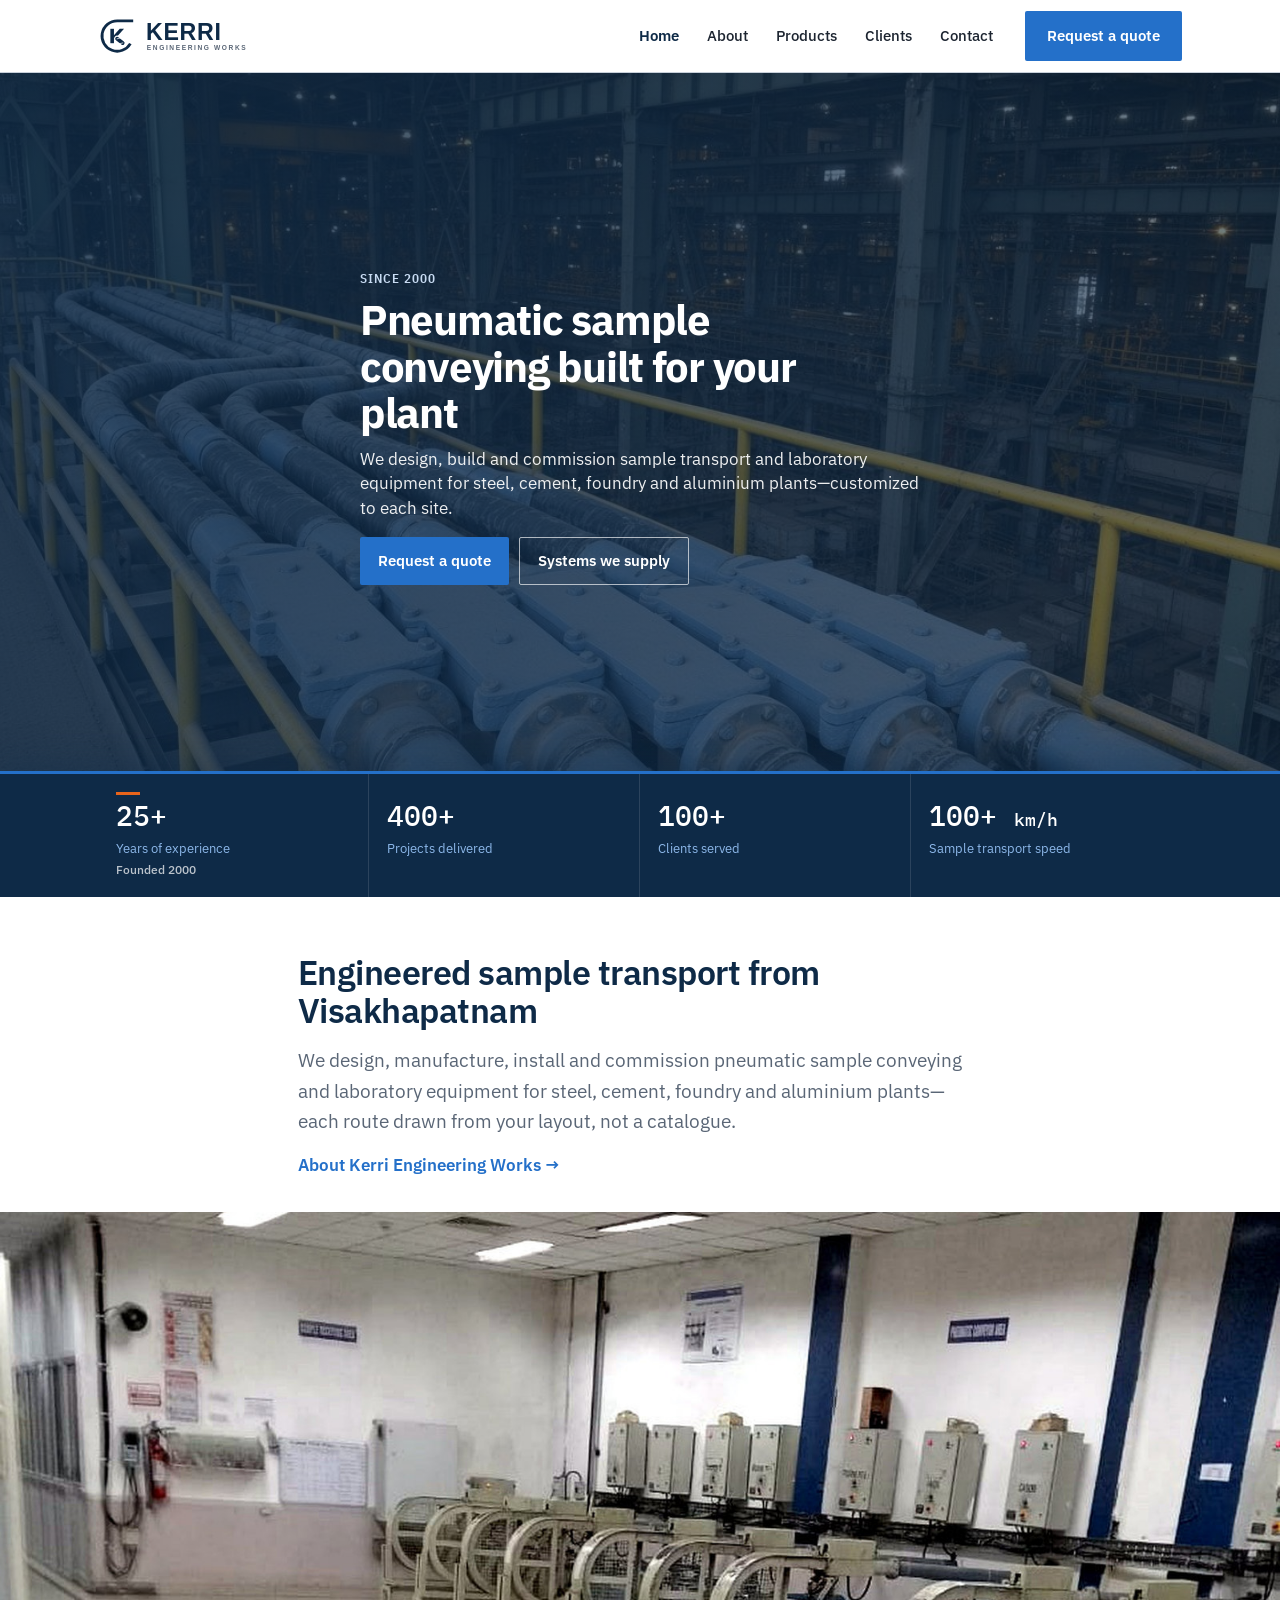
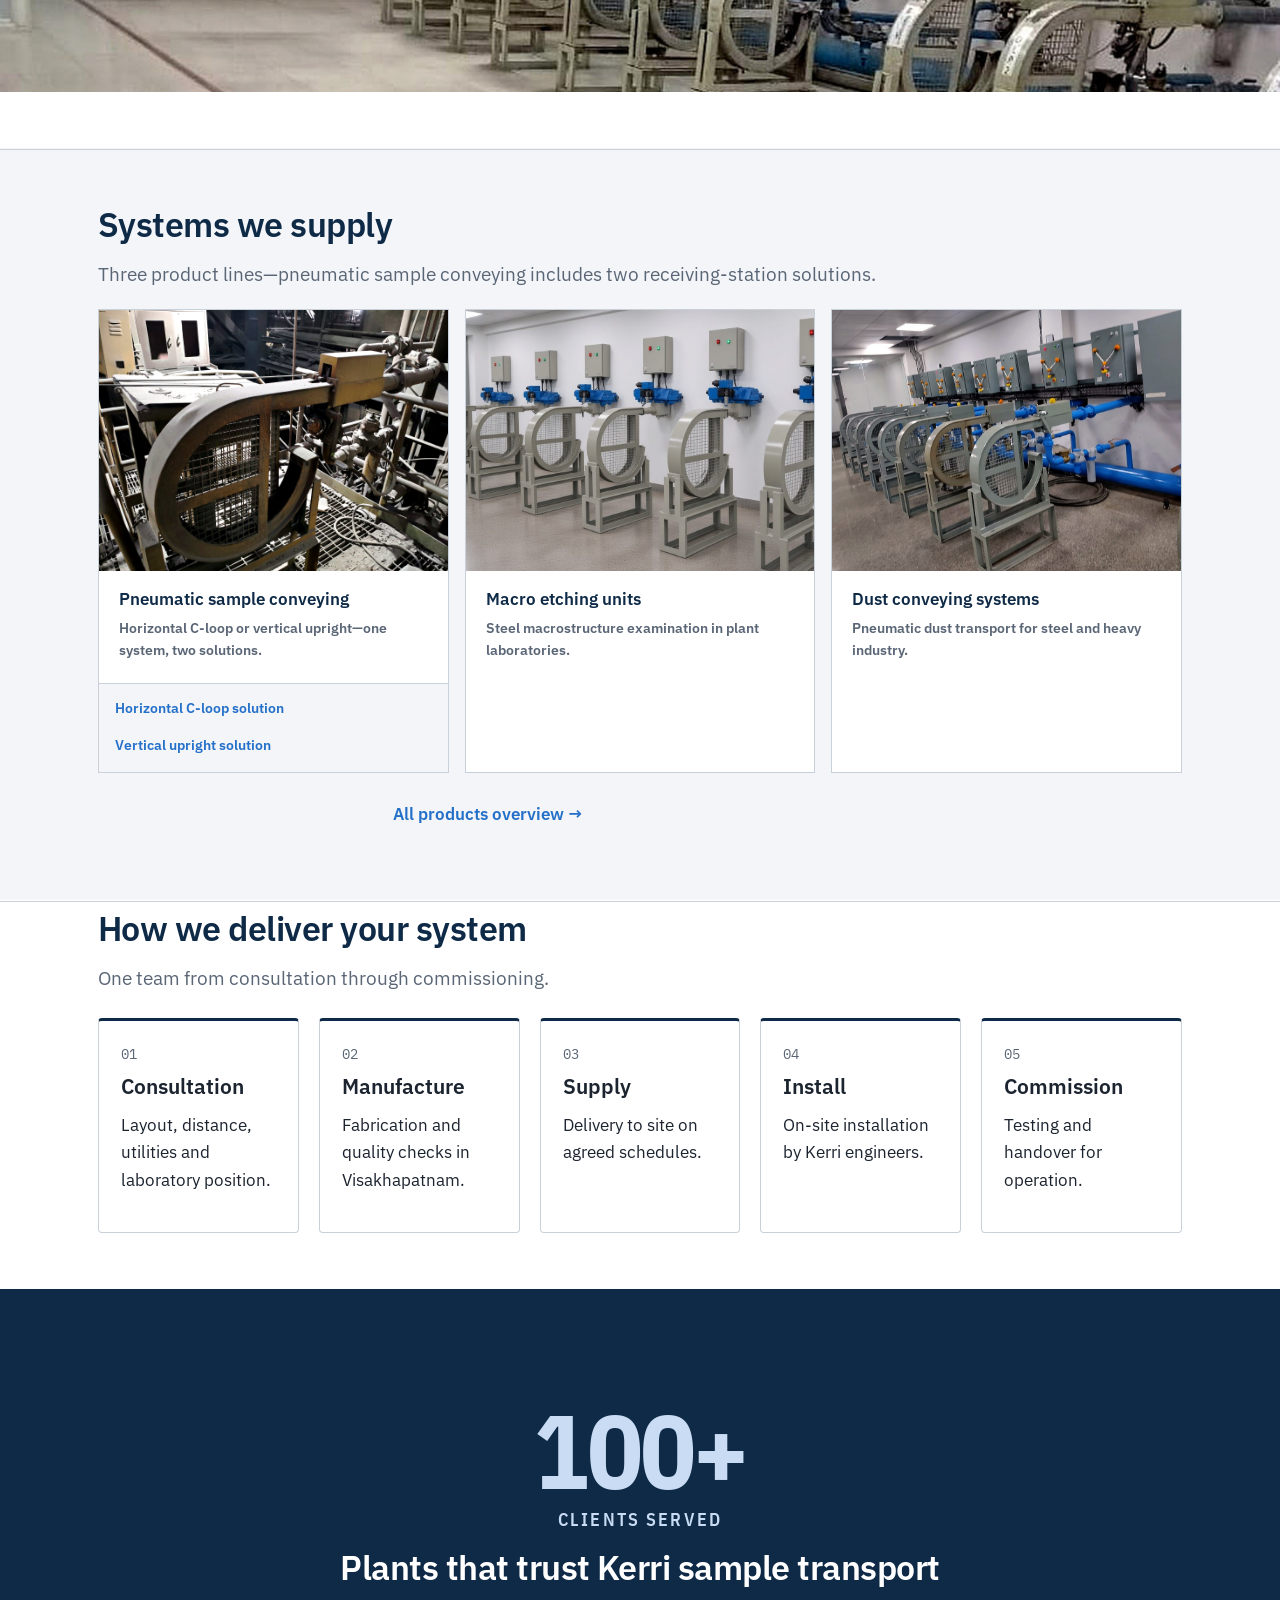
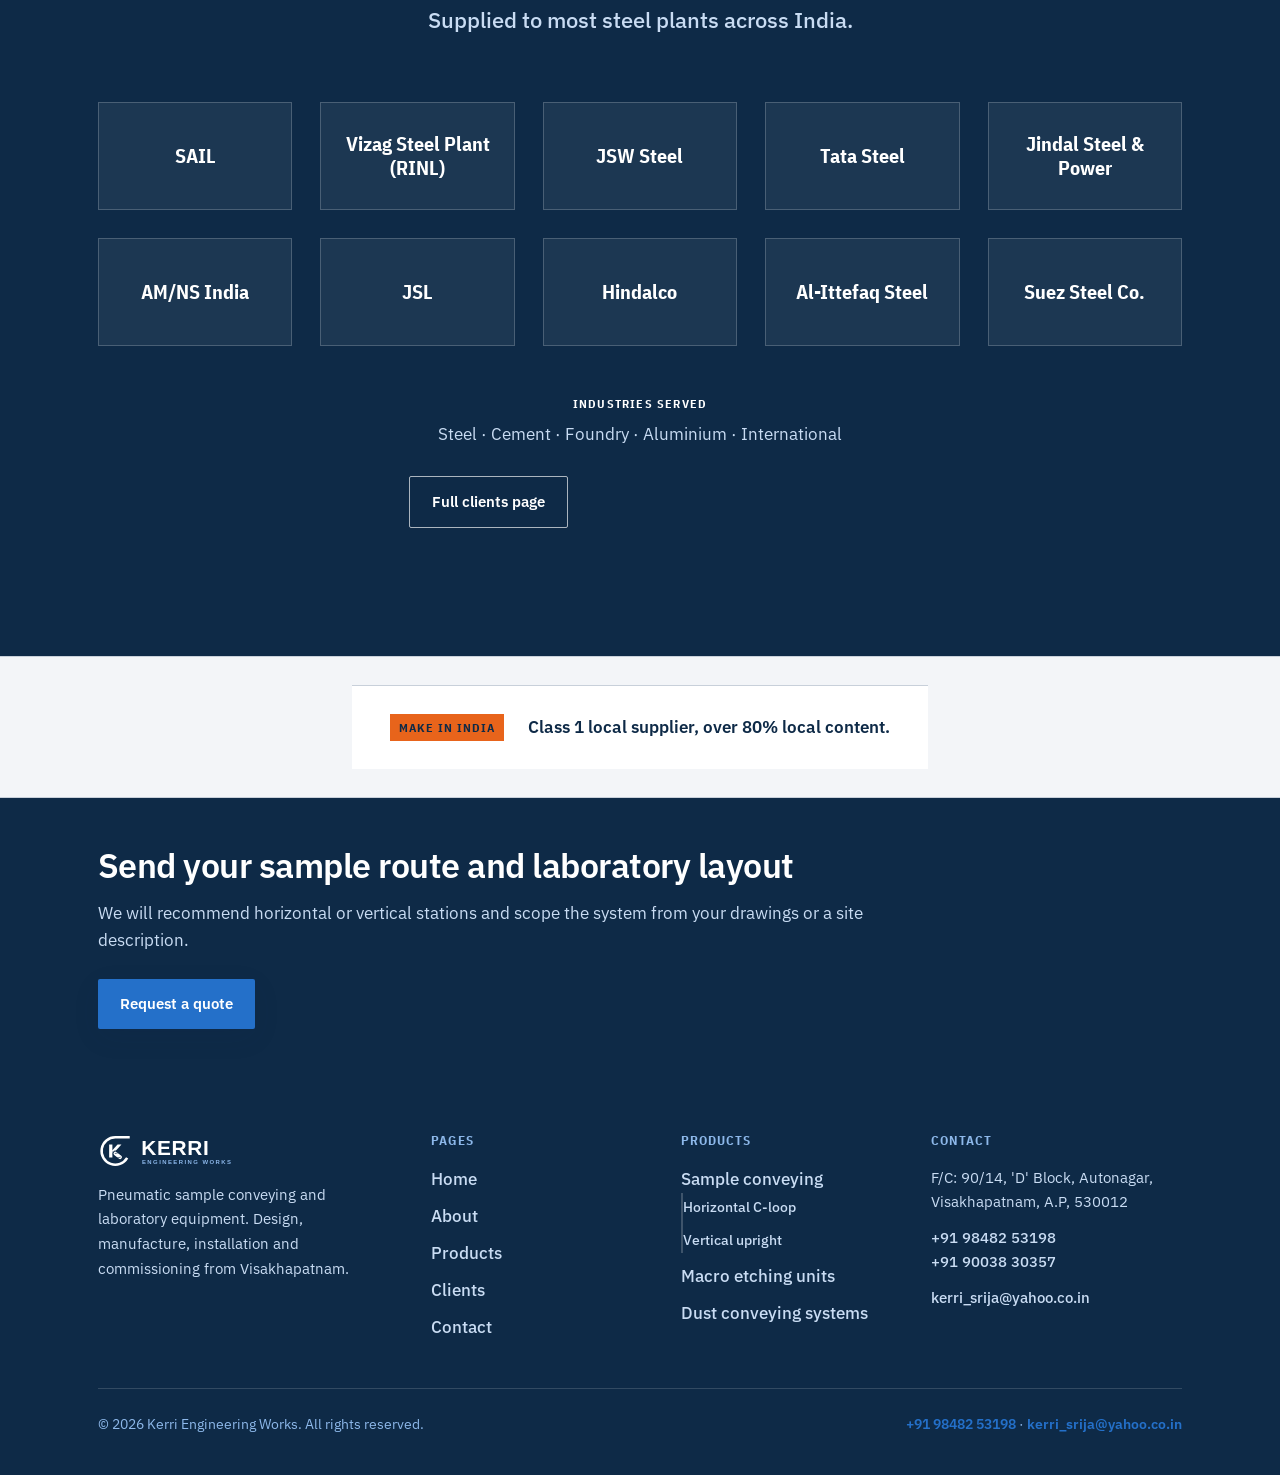
<file: kerri-engineering-website/index.html>
<!DOCTYPE html>
<html lang="en-IN">
<head>
  <meta charset="UTF-8">
  <meta name="viewport" content="width=device-width, initial-scale=1.0">
  <title>Kerri Engineering Works | Pneumatic sample conveying | Visakhapatnam</title>
  <meta name="description" content="Kerri Engineering Works: designing, manufacturing, installing and commissioning pneumatic sample conveying for steel, cement, foundry and aluminium plants since 2000. Visakhapatnam.">
  <meta name="robots" content="index, follow">
  <meta name="author" content="Kerri Engineering Works">
  <meta name="geo.region" content="IN-AP">
  <meta name="geo.placename" content="Visakhapatnam">
  <meta name="theme-color" content="#0E2A47">
  <link rel="canonical" href="https://kerriengineeringworks.in/">
  <meta property="og:title" content="Kerri Engineering Works | Pneumatic sample conveying">
  <meta property="og:description" content="Pneumatic sample conveying with horizontal and vertical solutions, plus macro etching and dust systems—designed for each plant.">
  <meta property="og:url" content="https://kerriengineeringworks.in/">
  <meta property="og:site_name" content="Kerri Engineering Works">
  <meta property="og:type" content="website">
  <meta property="og:locale" content="en_IN">
  <meta property="og:image" content="https://kerriengineeringworks.in/images/og-image.png">
  <meta property="og:image:width" content="1200">
  <meta property="og:image:height" content="630">
  <meta name="twitter:card" content="summary_large_image">
  <meta name="twitter:title" content="Kerri Engineering Works">
  <meta name="twitter:description" content="Pneumatic sample conveying systems for steel and heavy industry.">
  <meta name="twitter:image" content="https://kerriengineeringworks.in/images/og-image.png">
  <link rel="preconnect" href="https://fonts.googleapis.com">
  <link rel="preconnect" href="https://fonts.gstatic.com" crossorigin>
  <link href="https://fonts.googleapis.com/css2?family=IBM+Plex+Mono:wght@400;500&family=IBM+Plex+Sans+Condensed:wght@500;600;700&family=IBM+Plex+Sans:wght@400;500;600;700&display=swap" rel="stylesheet">
  <link rel="stylesheet" href="css/style.css">
  <link rel="icon" href="images/brand/kerri-mark-small-navy.svg" type="image/svg+xml">
  <link rel="icon" href="images/favicon-32.png" sizes="32x32" type="image/png">
  <link rel="apple-touch-icon" href="images/apple-touch-icon.png">
  <script type="application/ld+json">
  {
    "@context": "https://schema.org",
    "@type": "LocalBusiness",
    "name": "Kerri Engineering Works",
    "logo": "https://kerriengineeringworks.in/images/brand/kerri-logo-horizontal-navy.svg",
    "image": "https://kerriengineeringworks.in/images/og-image.png",
    "description": "Manufacturer of pneumatic sample conveying systems and laboratory equipment for steel, cement, foundry and aluminium industries.",
    "url": "https://kerriengineeringworks.in",
    "telephone": ["+919848253198", "+919003830357"],
    "email": "kerri_srija@yahoo.co.in",
    "address": {
      "@type": "PostalAddress",
      "streetAddress": "F/C: 90/14, D Block, Autonagar",
      "addressLocality": "Visakhapatnam",
      "addressRegion": "Andhra Pradesh",
      "postalCode": "530012",
      "addressCountry": "IN"
    },
    "foundingDate": "2000",
    "areaServed": ["India", "Middle East", "International"],
    "sameAs": []
  }
  </script>
</head>
<body>
  <a class="skip-link" href="#main">Skip to content</a>

  <header class="site-header" id="siteHeader" data-header>
    <div class="container header-inner">
      <a href="index.html" class="header-logo">
        <img src="images/brand/kerri-logo-horizontal-navy.svg" alt="Kerri Engineering Works" width="200" height="44">
      </a>
      <button class="nav-toggle" id="navToggle" type="button" aria-expanded="false" aria-controls="headerNav" aria-label="Open menu">
        <span></span><span></span><span></span>
      </button>
      <div class="header-nav" id="headerNav">
        <ul class="nav-list">
          <li><a href="index.html" class="nav-link" aria-current="page">Home</a></li>
          <li><a href="about.html" class="nav-link">About</a></li>
          <li><a href="products.html" class="nav-link">Products</a></li>
          <li><a href="clients.html" class="nav-link">Clients</a></li>
          <li><a href="contact.html" class="nav-link">Contact</a></li>
        </ul>
        <a href="contact.html" class="btn btn-primary header-cta">Request a quote</a>
      </div>
    </div>
  </header>

  <main id="main">
    <section class="hero hero--bleed hero--crossfade hero--fold" aria-label="Introduction">
      <div class="hero__media hero__media--stack">
        <!-- TEMP PHOTO: replace (CF hero-pipelines) -->
        <img class="hero__slide is-active" src="images/kew/hero-pipeline-primary.jpg" alt="" width="1600" height="900" loading="eager" decoding="async" fetchpriority="high">
        <!-- TEMP PHOTO: replace (CF pipeline-erection) -->
        <img class="hero__slide" src="images/kew/hero-pipeline-erection.jpg" alt="" width="1600" height="900" loading="eager" decoding="async">
      </div>
      <div class="container hero__content">
        <p class="hero-eyebrow">Since 2000</p>
        <h1 class="display display--light">Pneumatic sample conveying built for your plant</h1>
        <p class="lead lead--light">We design, build and commission sample transport and laboratory equipment for steel, cement, foundry and aluminium plants—customized to each site.</p>
        <div class="hero__actions">
          <a href="contact.html" class="btn btn-primary">Request a quote</a>
          <a href="products.html" class="btn btn-ghost-light">Systems we supply</a>
        </div>
      </div>
      <div class="stats-band stats-band--hero-foot" aria-label="Key figures">
        <div class="container">
          <div class="stats-row">
            <div class="stat-cell">
              <span class="data-lg" data-count="25" data-suffix="+">25+</span>
              <p class="stat-desc">Years of experience</p>
              <p class="stat-sublabel">Founded 2000</p>
            </div>
            <div class="stat-cell">
              <span class="data-lg" data-count="400" data-suffix="+">400+</span>
              <p class="stat-desc">Projects delivered</p>
            </div>
            <div class="stat-cell">
              <span class="data-lg" data-count="100" data-suffix="+">100+</span>
              <p class="stat-desc">Clients served</p>
            </div>
            <div class="stat-cell">
              <span class="data-lg">100+ <span class="stat-unit">km/h</span></span>
              <p class="stat-desc">Sample transport speed</p>
            </div>
          </div>
        </div>
      </div>
    </section>

    <section class="section home-intro">
      <div class="container home-intro__inner container--prose">
        <h2 class="h2">Engineered sample transport from Visakhapatnam</h2>
        <p class="lead">We design, manufacture, install and commission pneumatic sample conveying and laboratory equipment for steel, cement, foundry and aluminium plants—each route drawn from your layout, not a catalogue.</p>
        <a href="about.html" class="text-link">About Kerri Engineering Works</a>
      </div>
      <div class="home-visual-strip" aria-hidden="true">
        <img class="home-visual-strip__img home-visual-strip__img--lab-row" src="images/kew/lab-station-row.jpg" alt="" width="1600" height="600" loading="eager" decoding="async">
      </div>
    </section>

    <section class="section section--mist" aria-labelledby="what-we-build">
      <div class="container">
        <h2 class="h2" id="what-we-build">Systems we supply</h2>
        <p class="lead">Three product lines—pneumatic sample conveying includes two receiving-station solutions.</p>
        <div class="home-product-grid home-product-grid--three">
          <div class="home-product-card home-product-card--group">
            <a class="home-product-card__main" href="pneumatic-sample-conveying.html">
              <div class="home-product-card__media">
                <img src="images/kew/horizontal-station-c-loop.jpg" alt="Pneumatic sample conveying receiving stations" width="800" height="600" loading="eager" decoding="async">
              </div>
              <div class="home-product-card__body">
                <h3 class="h3">Pneumatic sample conveying</h3>
                <p>Horizontal C-loop or vertical upright—one system, two solutions.</p>
              </div>
            </a>
            <ul class="home-product-card__solutions">
              <li><a href="horizontal-system.html">Horizontal C-loop solution</a></li>
              <li><a href="vertical-system.html">Vertical upright solution</a></li>
            </ul>
          </div>
          <a class="home-product-card" href="macro-etching.html">
            <div class="home-product-card__media">
              <!-- TEMP PHOTO: replace (CF lab-stations) -->
              <img src="images/kew/lab-stations-quality.jpg" alt="Laboratory stations for macrostructure testing" width="800" height="600" loading="eager" decoding="async">
            </div>
            <div class="home-product-card__body">
              <h3 class="h3">Macro etching units</h3>
              <p>Steel macrostructure examination in plant laboratories.</p>
            </div>
          </a>
          <a class="home-product-card" href="dust-conveying.html">
            <div class="home-product-card__media">
              <!-- TEMP PHOTO: replace (CF gallery/03) -->
              <img src="images/kew/gallery-ducting-03.jpg" alt="Pneumatic ducting on plant structures" width="800" height="600" loading="eager" decoding="async">
            </div>
            <div class="home-product-card__body">
              <h3 class="h3">Dust conveying systems</h3>
              <p>Pneumatic dust transport for steel and heavy industry.</p>
            </div>
          </a>
        </div>
        <p class="center-link"><a href="products.html" class="text-link">All products overview</a></p>
      </div>
    </section>

    <section class="section home-lifecycle" aria-labelledby="how-we-deliver">
      <div class="container">
        <h2 class="h2" id="how-we-deliver">How we deliver your system</h2>
        <p class="lead">One team from consultation through commissioning.</p>
        <div class="lifecycle-grid">
          <article class="lifecycle-step">
            <div class="step-num">01</div>
            <h3 class="h3">Consultation</h3>
            <p>Layout, distance, utilities and laboratory position.</p>
          </article>
          <article class="lifecycle-step">
            <div class="step-num">02</div>
            <h3 class="h3">Manufacture</h3>
            <p>Fabrication and quality checks in Visakhapatnam.</p>
          </article>
          <article class="lifecycle-step">
            <div class="step-num">03</div>
            <h3 class="h3">Supply</h3>
            <p>Delivery to site on agreed schedules.</p>
          </article>
          <article class="lifecycle-step">
            <div class="step-num">04</div>
            <h3 class="h3">Install</h3>
            <p>On-site installation by Kerri engineers.</p>
          </article>
          <article class="lifecycle-step">
            <div class="step-num">05</div>
            <h3 class="h3">Commission</h3>
            <p>Testing and handover for operation.</p>
          </article>
        </div>
      </div>
    </section>

    <section class="clients-feature section--navy" id="clients">
      <div class="container">
        <header class="clients-feature__intro">
          <p class="clients-feature__count" aria-hidden="true">100+</p>
          <p class="clients-feature__count-label">clients served</p>
          <h2 class="h2">Plants that trust Kerri sample transport</h2>
          <p class="clients-feature__statement">Supplied to most steel plants across India.</p>
        </header>
        <ul class="clients-wordmark-grid" role="list">
          <li class="clients-wordmark">SAIL</li>
          <li class="clients-wordmark">Vizag Steel Plant (RINL)</li>
          <li class="clients-wordmark">JSW Steel</li>
          <li class="clients-wordmark">Tata Steel</li>
          <li class="clients-wordmark">Jindal Steel &amp; Power</li>
          <li class="clients-wordmark">AM/NS India</li>
          <li class="clients-wordmark">JSL</li>
          <li class="clients-wordmark">Hindalco</li>
          <li class="clients-wordmark">Al-Ittefaq Steel</li>
          <li class="clients-wordmark">Suez Steel Co.</li>
        </ul>
        <div class="clients-feature__industries">
          <p class="clients-feature__reach">
            <span class="clients-feature__reach-label">Industries served</span>
            Steel · Cement · Foundry · Aluminium · International
          </p>
        </div>
        <p class="center-link"><a href="clients.html" class="btn btn-ghost-light">Full clients page</a></p>
      </div>
    </section>

    <div class="mii-band--standalone" role="region" aria-label="Make in India">
      <div class="container">
        <div class="mii-band mii-band--compact">
          <span class="mii-band__tag">Make in India</span>
          <p>Class 1 local supplier, over 80% local content.</p>
        </div>
      </div>
    </div>

    <section class="cta-band">
      <div class="container">
        <h2 class="h2">Send your sample route and laboratory layout</h2>
        <p>We will recommend horizontal or vertical stations and scope the system from your drawings or a site description.</p>
        <a href="contact.html" class="btn btn-primary">Request a quote</a>
      </div>
    </section>
  </main>

  <footer class="site-footer">
    <div class="container">
      <div class="footer-grid">
        <div class="footer-about">
          <a href="index.html" class="footer-logo">
            <img src="images/brand/kerri-logo-horizontal-white.svg" alt="Kerri Engineering Works" width="180" height="40">
          </a>
          <p>Pneumatic sample conveying and laboratory equipment. Design, manufacture, installation and commissioning from Visakhapatnam.</p>
        </div>
        <div>
          <h3>Pages</h3>
          <ul>
            <li><a href="index.html">Home</a></li>
            <li><a href="about.html">About</a></li>
            <li><a href="products.html">Products</a></li>
            <li><a href="clients.html">Clients</a></li>
            <li><a href="contact.html">Contact</a></li>
          </ul>
        </div>
        <div>
          <h3>Products</h3>
          <ul>
            <li class="footer-product-list__group">
              <a href="pneumatic-sample-conveying.html">Sample conveying</a>
              <ul class="footer-sublist">
                <li><a href="horizontal-system.html">Horizontal C-loop</a></li>
                <li><a href="vertical-system.html">Vertical upright</a></li>
              </ul>
            </li>
            <li><a href="macro-etching.html">Macro etching units</a></li>
            <li><a href="dust-conveying.html">Dust conveying systems</a></li>
          </ul>
        </div>
        <div>
          <h3>Contact</h3>
          <p>F/C: 90/14, 'D' Block, Autonagar,<br>Visakhapatnam, A.P, 530012</p>
          <p><a href="tel:+919848253198">+91 98482 53198</a><br><a href="tel:+919003830357">+91 90038 30357</a></p>
          <p><a href="mailto:kerri_srija@yahoo.co.in">kerri_srija@yahoo.co.in</a></p>
        </div>
      </div>
      <div class="footer-bottom">
        <p>&copy; 2026 Kerri Engineering Works. All rights reserved.</p>
        <p><a href="tel:+919848253198">+91 98482 53198</a> · <a href="mailto:kerri_srija@yahoo.co.in">kerri_srija@yahoo.co.in</a></p>
      </div>
    </div>
  </footer>

  <script src="js/main.js"></script>
</body>
</html>
</file>
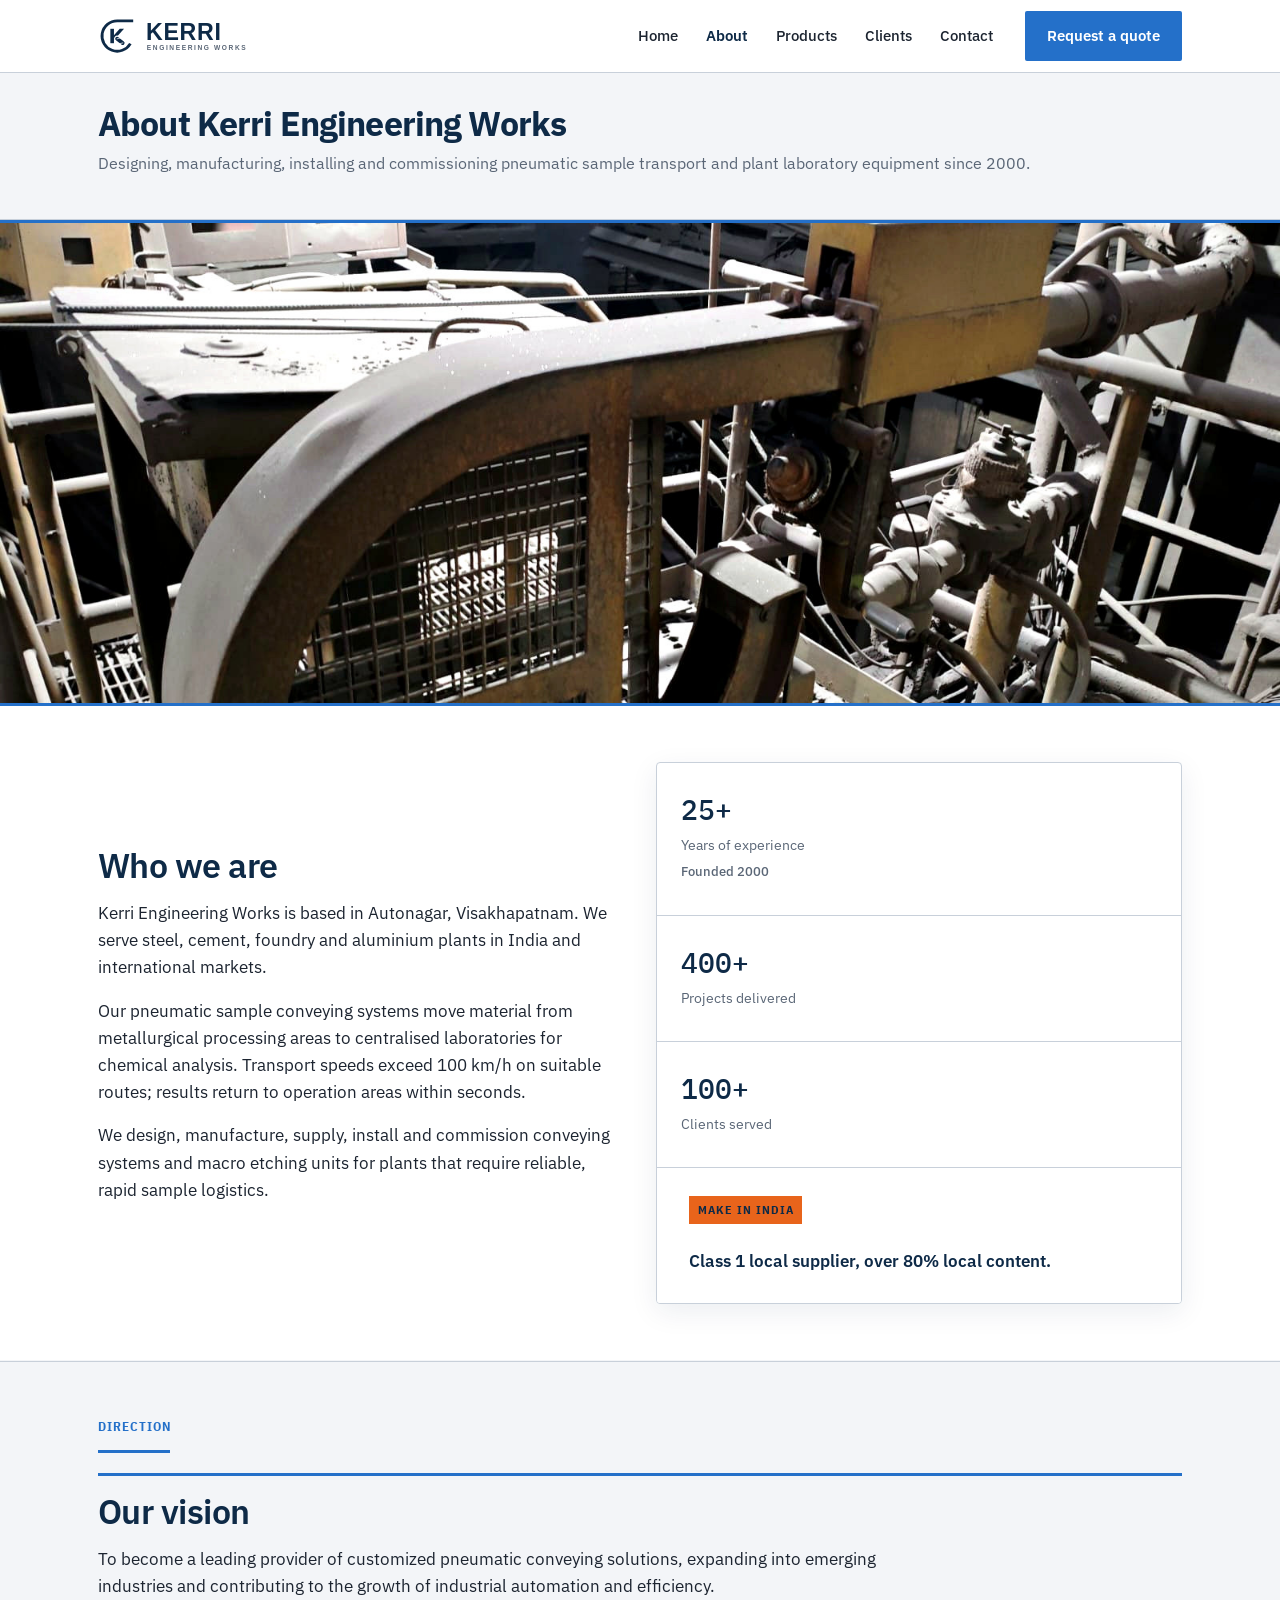
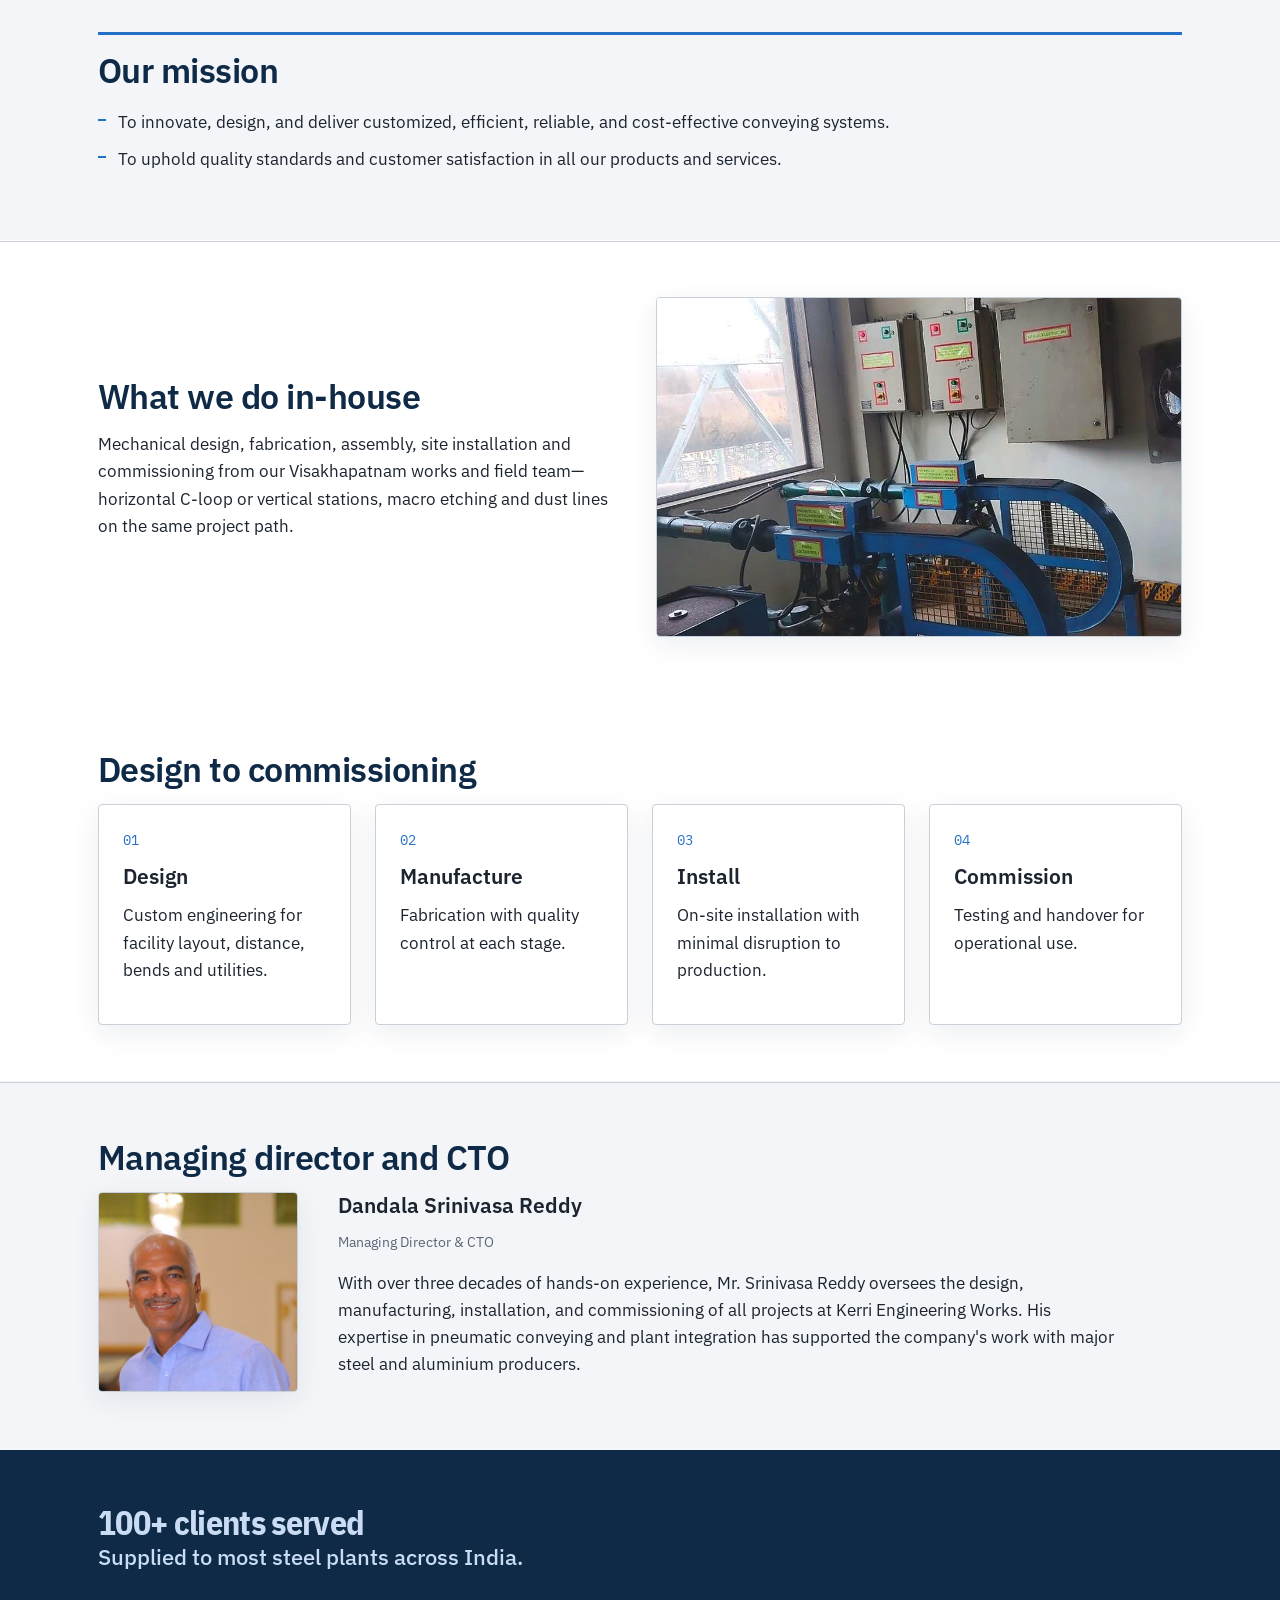
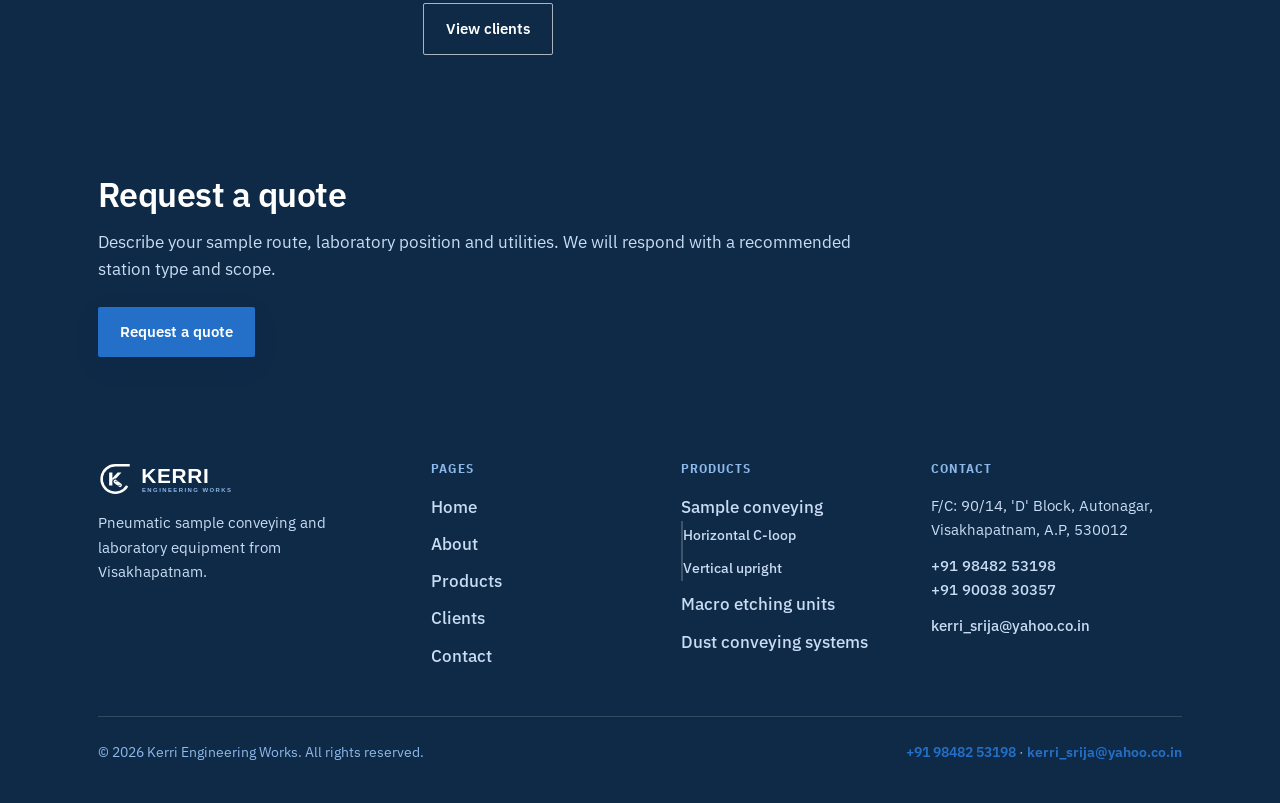
<file: kerri-engineering-website/about.html>
<!DOCTYPE html>
<html lang="en-IN">
<head>
  <meta charset="UTF-8">
  <meta name="viewport" content="width=device-width, initial-scale=1.0">
  <title>About | Kerri Engineering Works | Visakhapatnam</title>
  <meta name="description" content="Kerri Engineering Works: designing, manufacturing, installing and commissioning pneumatic sample transport and plant laboratory equipment since 2000 in Visakhapatnam.">
  <meta name="robots" content="index, follow">
  <link rel="canonical" href="https://kerriengineeringworks.in/about.html">
  <meta property="og:title" content="About Kerri Engineering Works">
  <meta property="og:description" content="Designing, manufacturing, installing and commissioning pneumatic sample transport and plant laboratory equipment since 2000.">
  <meta property="og:url" content="https://kerriengineeringworks.in/about.html">
  <meta property="og:site_name" content="Kerri Engineering Works">
  <meta property="og:type" content="website">
  <meta property="og:image" content="https://kerriengineeringworks.in/images/og-image.png">
  <link rel="preconnect" href="https://fonts.googleapis.com">
  <link rel="preconnect" href="https://fonts.gstatic.com" crossorigin>
  <link href="https://fonts.googleapis.com/css2?family=IBM+Plex+Mono:wght@400;500&family=IBM+Plex+Sans+Condensed:wght@500;600;700&family=IBM+Plex+Sans:wght@400;500;600;700&display=swap" rel="stylesheet">
  <link rel="stylesheet" href="css/style.css">
  <link rel="icon" href="images/brand/kerri-mark-small-navy.svg" type="image/svg+xml">
  <link rel="icon" href="images/favicon-32.png" sizes="32x32" type="image/png">
  <link rel="apple-touch-icon" href="images/apple-touch-icon.png">
  <meta name="theme-color" content="#0E2A47">
</head>
<body>
  <a class="skip-link" href="#main">Skip to content</a>

  <header class="site-header" id="siteHeader">
    <div class="container header-inner">
      <a href="index.html" class="header-logo">
        <img src="images/brand/kerri-logo-horizontal-navy.svg" alt="Kerri Engineering Works" width="200" height="44">
      </a>
      <button class="nav-toggle" id="navToggle" type="button" aria-expanded="false" aria-controls="headerNav" aria-label="Open menu">
        <span></span><span></span><span></span>
      </button>
      <div class="header-nav" id="headerNav">
        <ul class="nav-list">
          <li><a href="index.html" class="nav-link">Home</a></li>
          <li><a href="about.html" class="nav-link" aria-current="page">About</a></li>
          <li><a href="products.html" class="nav-link">Products</a></li>
          <li><a href="clients.html" class="nav-link">Clients</a></li>
          <li><a href="contact.html" class="nav-link">Contact</a></li>
        </ul>
        <a href="contact.html" class="btn btn-primary header-cta">Request a quote</a>
      </div>
    </div>
  </header>

  <main id="main">
    <div class="page-hero page-hero--compact">
      <div class="container reveal">
        <h1 class="h1">About Kerri Engineering Works</h1>
        <p class="lead">Designing, manufacturing, installing and commissioning pneumatic sample transport and plant laboratory equipment since 2000.</p>
      </div>
    </div>

    <div class="photo-band" aria-hidden="true">
      <img class="photo-band__img photo-band__img--c-loop" src="images/kew/horizontal-station-c-loop.jpg" alt="Horizontal C-loop receiving station with air preparation" width="1600" height="700" loading="eager" decoding="async" fetchpriority="high">
    </div>

    <section class="section">
      <div class="container split reveal">
        <div>
          <h2 class="h2">Who we are</h2>
          <p>Kerri Engineering Works is based in Autonagar, Visakhapatnam. We serve steel, cement, foundry and aluminium plants in India and international markets.</p>
          <p>Our pneumatic sample conveying systems move material from metallurgical processing areas to centralised laboratories for chemical analysis. Transport speeds exceed 100 km/h on suitable routes; results return to operation areas within seconds.</p>
          <p>We design, manufacture, supply, install and commission conveying systems and macro etching units for plants that require reliable, rapid sample logistics.</p>
        </div>
        <div class="stats-panel">
          <div class="stats-row stats-row--panel">
            <div class="stat-cell">
              <span class="data-lg">25+</span>
              <p class="stat-desc">Years of experience</p>
              <p class="stat-sublabel">Founded 2000</p>
            </div>
            <div class="stat-cell">
              <span class="data-lg">400+</span>
              <p class="stat-desc">Projects delivered</p>
            </div>
            <div class="stat-cell">
              <span class="data-lg">100+</span>
              <p class="stat-desc">Clients served</p>
            </div>
          </div>
          <div class="mii-band mii-band--compact">
            <span class="mii-band__tag">Make in India</span>
            <p>Class 1 local supplier, over 80% local content.</p>
          </div>
        </div>
      </div>
    </section>

    <section class="section section--mist">
      <div class="container reveal">
        <p class="label label--blue">Direction</p>
        <span class="accent-rule" aria-hidden="true"></span>
        <div class="value-pillars">
          <article>
            <h2 class="h2">Our vision</h2>
            <p>To become a leading provider of customized pneumatic conveying solutions, expanding into emerging industries and contributing to the growth of industrial automation and efficiency.</p>
          </article>
          <article>
            <h2 class="h2">Our mission</h2>
            <ul class="feature-list">
              <li>To innovate, design, and deliver customized, efficient, reliable, and cost-effective conveying systems.</li>
              <li>To uphold quality standards and customer satisfaction in all our products and services.</li>
            </ul>
          </article>
        </div>
      </div>
    </section>

    <section class="section">
      <div class="container split reveal">
        <div>
          <h2 class="h2">What we do in-house</h2>
          <p>Mechanical design, fabrication, assembly, site installation and commissioning from our Visakhapatnam works and field team—horizontal C-loop or vertical stations, macro etching and dust lines on the same project path.</p>
        </div>
        <div class="split__media">
          <!-- TEMP PHOTO: replace (CF gallery/05) -->
          <img src="images/kew/gallery-fabrication-05.jpg" alt="Pneumatic pipe fabrication and assembly" width="800" height="1200" loading="lazy" decoding="async">
        </div>
      </div>
    </section>

    <section class="section">
      <div class="container reveal">
        <h2 class="h2">Design to commissioning</h2>
        <div class="process-grid">
          <article class="process-step">
            <div class="step-num">01</div>
            <h3 class="h3">Design</h3>
            <p>Custom engineering for facility layout, distance, bends and utilities.</p>
          </article>
          <article class="process-step">
            <div class="step-num">02</div>
            <h3 class="h3">Manufacture</h3>
            <p>Fabrication with quality control at each stage.</p>
          </article>
          <article class="process-step">
            <div class="step-num">03</div>
            <h3 class="h3">Install</h3>
            <p>On-site installation with minimal disruption to production.</p>
          </article>
          <article class="process-step">
            <div class="step-num">04</div>
            <h3 class="h3">Commission</h3>
            <p>Testing and handover for operational use.</p>
          </article>
        </div>
      </div>
    </section>

    <section class="section section--mist">
      <div class="container reveal">
        <h2 class="h2">Managing director and CTO</h2>
        <div class="leader-block">
          <img src="images/CTO.jpg" alt="Dandala Srinivasa Reddy" width="400" height="400" loading="lazy" decoding="async">
          <div>
            <h3 class="h3">Dandala Srinivasa Reddy</h3>
            <span class="leader-title">Managing Director &amp; CTO</span>
            <p>With over three decades of hands-on experience, Mr. Srinivasa Reddy oversees the design, manufacturing, installation, and commissioning of all projects at Kerri Engineering Works. His expertise in pneumatic conveying and plant integration has supported the company's work with major steel and aluminium producers.</p>
          </div>
        </div>
      </div>
    </section>

    <section class="section section--navy">
      <div class="container reveal">
        <p class="clients-feature__count clients-feature__count--inline"><span>100+</span> clients served</p>
        <p class="clients-feature__statement">Supplied to most steel plants across India.</p>
        <p class="center-link"><a href="clients.html" class="btn btn-ghost-light">View clients</a></p>
      </div>
    </section>

    <section class="cta-band">
      <div class="container reveal">
        <h2 class="h2">Request a quote</h2>
        <p>Describe your sample route, laboratory position and utilities. We will respond with a recommended station type and scope.</p>
        <a href="contact.html" class="btn btn-primary">Request a quote</a>
      </div>
    </section>
  </main>

  <footer class="site-footer">
    <div class="container">
      <div class="footer-grid">
        <div class="footer-about">
          <a href="index.html" class="footer-logo">
            <img src="images/brand/kerri-logo-horizontal-white.svg" alt="Kerri Engineering Works" width="180" height="40">
          </a>
          <p>Pneumatic sample conveying and laboratory equipment from Visakhapatnam.</p>
        </div>
        <div>
          <h3>Pages</h3>
          <ul>
            <li><a href="index.html">Home</a></li>
            <li><a href="about.html">About</a></li>
            <li><a href="products.html">Products</a></li>
            <li><a href="clients.html">Clients</a></li>
            <li><a href="contact.html">Contact</a></li>
          </ul>
        </div>
        <div>
          <h3>Products</h3>
          <ul>
            <li class="footer-product-list__group">
              <a href="pneumatic-sample-conveying.html">Sample conveying</a>
              <ul class="footer-sublist">
                <li><a href="horizontal-system.html">Horizontal C-loop</a></li>
                <li><a href="vertical-system.html">Vertical upright</a></li>
              </ul>
            </li>
            <li><a href="macro-etching.html">Macro etching units</a></li>
            <li><a href="dust-conveying.html">Dust conveying systems</a></li>
          </ul>
        </div>
        <div>
          <h3>Contact</h3>
          <p>F/C: 90/14, 'D' Block, Autonagar,<br>Visakhapatnam, A.P, 530012</p>
          <p><a href="tel:+919848253198">+91 98482 53198</a><br><a href="tel:+919003830357">+91 90038 30357</a></p>
          <p><a href="mailto:kerri_srija@yahoo.co.in">kerri_srija@yahoo.co.in</a></p>
        </div>
      </div>
      <div class="footer-bottom">
        <p>&copy; 2026 Kerri Engineering Works. All rights reserved.</p>
        <p><a href="tel:+919848253198">+91 98482 53198</a> · <a href="mailto:kerri_srija@yahoo.co.in">kerri_srija@yahoo.co.in</a></p>
      </div>
    </div>
  </footer>

  <script src="js/main.js"></script>
</body>
</html>
</file>
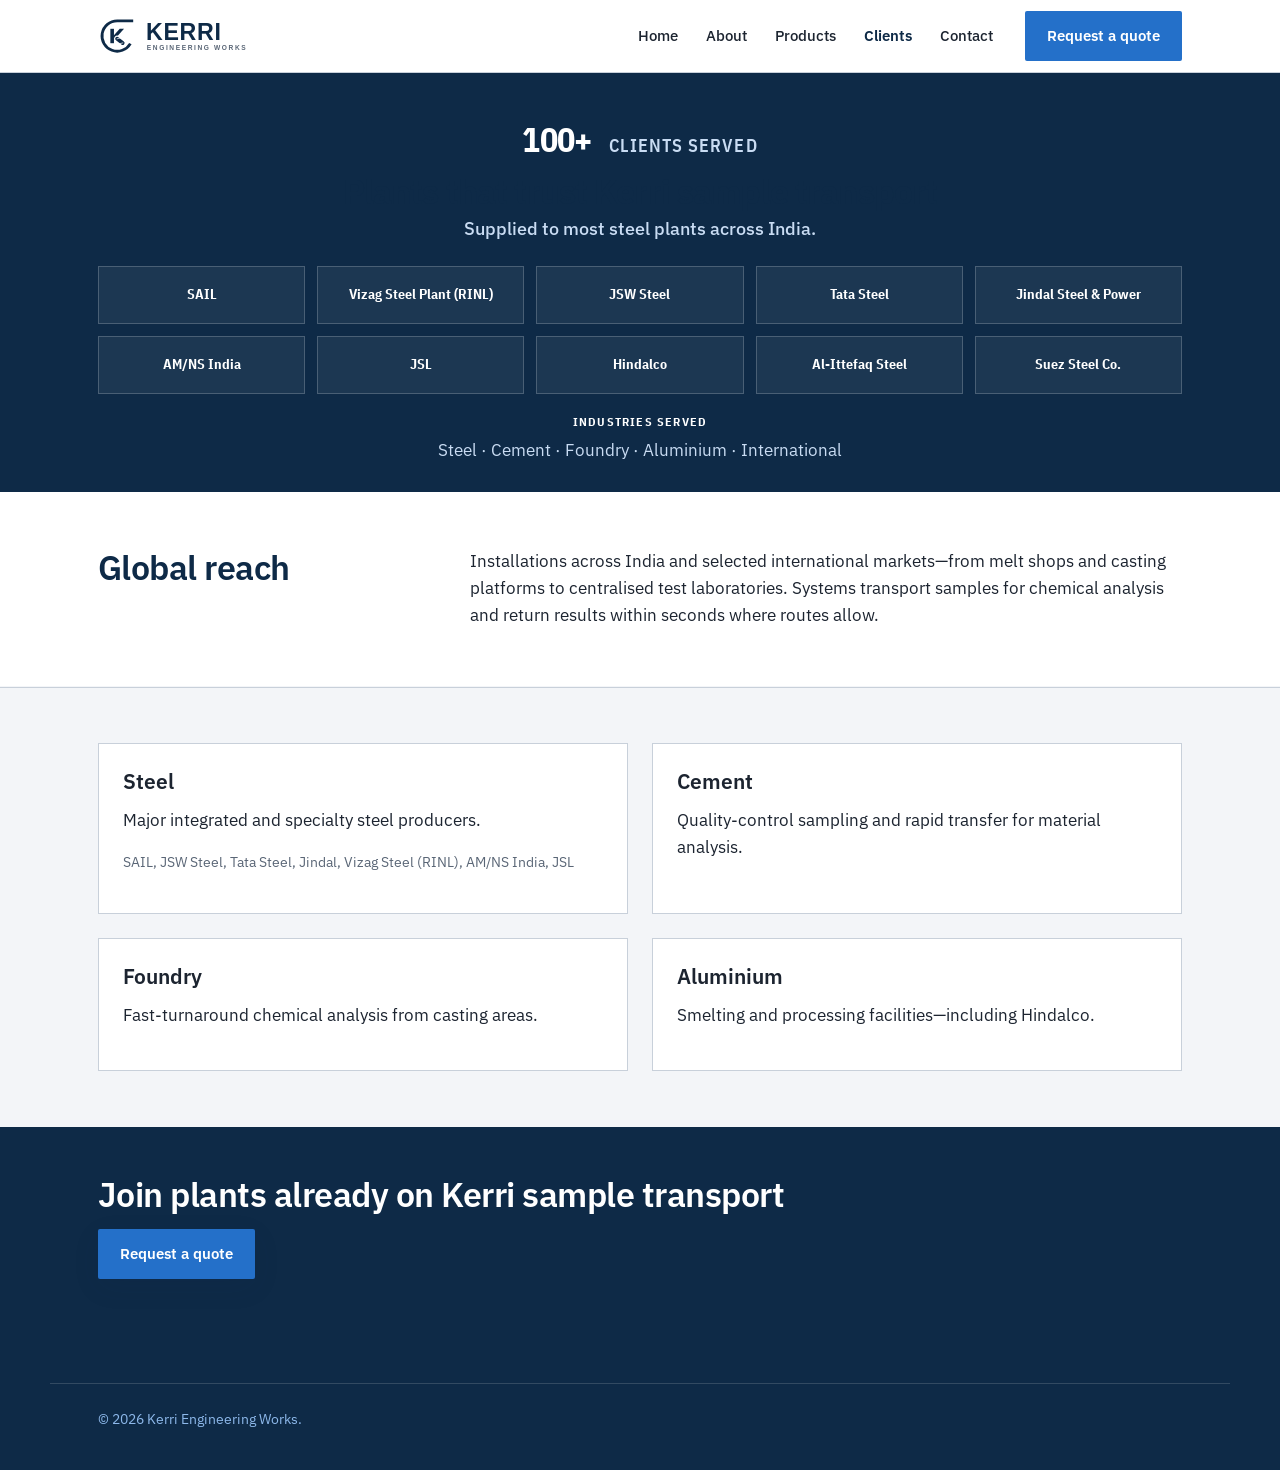
<file: kerri-engineering-website/clients.html>
<!DOCTYPE html>
<html lang="en-IN">
<head>
  <meta charset="UTF-8">
  <meta name="viewport" content="width=device-width, initial-scale=1.0">
  <title>Clients | Kerri Engineering Works</title>
  <meta name="description" content="Kerri Engineering Works clients include SAIL, JSW Steel, Tata Steel, RINL, Jindal, Hindalco and 100+ plants across steel, cement, foundry and aluminium.">
  <meta name="robots" content="index, follow">
  <link rel="canonical" href="https://kerriengineeringworks.in/clients.html">
  <meta name="theme-color" content="#0E2A47">
  <link href="https://fonts.googleapis.com/css2?family=IBM+Plex+Mono:wght@400;500&family=IBM+Plex+Sans+Condensed:wght@500;600;700&family=IBM+Plex+Sans:wght@400;500;600;700&display=swap" rel="stylesheet">
  <link rel="stylesheet" href="css/style.css">
  <link rel="icon" href="images/brand/kerri-mark-small-navy.svg" type="image/svg+xml">
</head>
<body>
  <a class="skip-link" href="#main">Skip to content</a>
  <header class="site-header" id="siteHeader">
    <div class="container header-inner">
      <a href="index.html" class="header-logo"><img src="images/brand/kerri-logo-horizontal-navy.svg" alt="Kerri Engineering Works" width="200" height="44"></a>
      <button class="nav-toggle" id="navToggle" type="button" aria-expanded="false" aria-controls="headerNav" aria-label="Open menu"><span></span><span></span><span></span></button>
      <div class="header-nav" id="headerNav">
        <ul class="nav-list">
          <li><a href="index.html" class="nav-link">Home</a></li>
          <li><a href="about.html" class="nav-link">About</a></li>
          <li><a href="products.html" class="nav-link">Products</a></li>
          <li><a href="clients.html" class="nav-link" aria-current="page">Clients</a></li>
          <li><a href="contact.html" class="nav-link">Contact</a></li>
        </ul>
        <a href="contact.html" class="btn btn-primary header-cta">Request a quote</a>
      </div>
    </div>
  </header>
  <main id="main">
    <section class="clients-feature clients-feature--above-fold section--navy">
      <div class="container">
        <p class="clients-feature__kicker reveal">
          <span class="clients-feature__count--inline">100+</span> Clients served
        </p>
        <header class="clients-feature__intro clients-feature__intro--tight reveal">
          <h1 class="h1">Plants that trust Kerri sample transport</h1>
          <p class="clients-feature__statement">Supplied to most steel plants across India.</p>
        </header>
        <ul class="clients-wordmark-grid clients-wordmark-grid--above-fold reveal" role="list">
          <li class="clients-wordmark">SAIL</li>
          <li class="clients-wordmark">Vizag Steel Plant (RINL)</li>
          <li class="clients-wordmark">JSW Steel</li>
          <li class="clients-wordmark">Tata Steel</li>
          <li class="clients-wordmark">Jindal Steel &amp; Power</li>
          <li class="clients-wordmark">AM/NS India</li>
          <li class="clients-wordmark">JSL</li>
          <li class="clients-wordmark">Hindalco</li>
          <li class="clients-wordmark">Al-Ittefaq Steel</li>
          <li class="clients-wordmark">Suez Steel Co.</li>
        </ul>
        <div class="clients-feature__industries reveal">
          <p class="clients-feature__reach">
            <span class="clients-feature__reach-label">Industries served</span>
            Steel · Cement · Foundry · Aluminium · International
          </p>
        </div>
      </div>
    </section>
    <section class="section">
      <div class="container section-row section-row--lead reveal">
        <h2 class="h2 section-row__title">Global reach</h2>
        <p class="section-row__body">Installations across India and selected international markets—from melt shops and casting platforms to centralised test laboratories. Systems transport samples for chemical analysis and return results within seconds where routes allow.</p>
      </div>
    </section>
    <section class="section section--mist">
      <div class="container sector-grid reveal">
        <article class="sector-card">
          <h3 class="h3">Steel</h3>
          <p>Major integrated and specialty steel producers.</p>
          <p class="sector-card__names">SAIL, JSW Steel, Tata Steel, Jindal, Vizag Steel (RINL), AM/NS India, JSL</p>
        </article>
        <article class="sector-card">
          <h3 class="h3">Cement</h3>
          <p>Quality-control sampling and rapid transfer for material analysis.</p>
        </article>
        <article class="sector-card">
          <h3 class="h3">Foundry</h3>
          <p>Fast-turnaround chemical analysis from casting areas.</p>
        </article>
        <article class="sector-card">
          <h3 class="h3">Aluminium</h3>
          <p>Smelting and processing facilities—including Hindalco.</p>
        </article>
      </div>
    </section>
    <section class="cta-band">
      <div class="container reveal">
        <h2 class="h2">Join plants already on Kerri sample transport</h2>
        <a href="contact.html" class="btn btn-primary">Request a quote</a>
      </div>
    </section>
  </main>
  <footer class="site-footer">
    <div class="container footer-bottom"><p>&copy; 2026 Kerri Engineering Works.</p></div>
  </footer>
  <script src="js/main.js"></script>
</body>
</html>
</file>
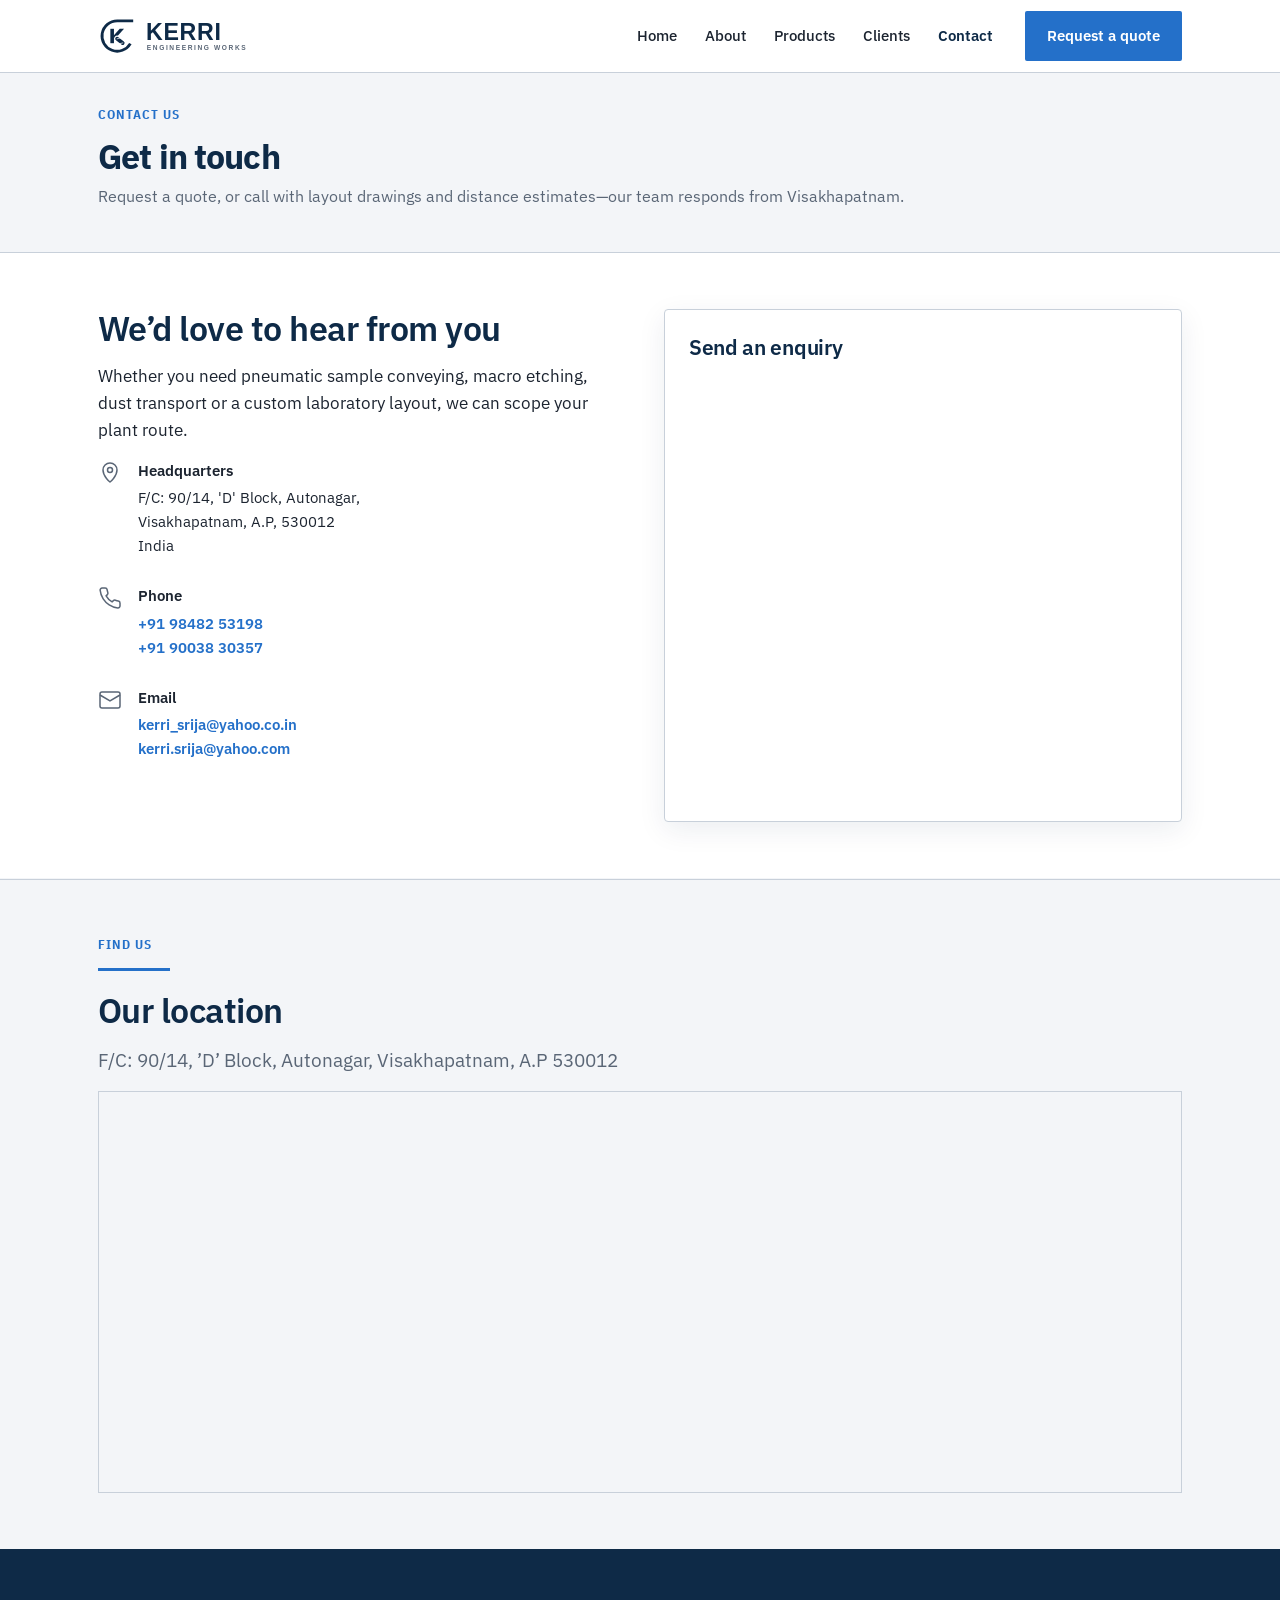
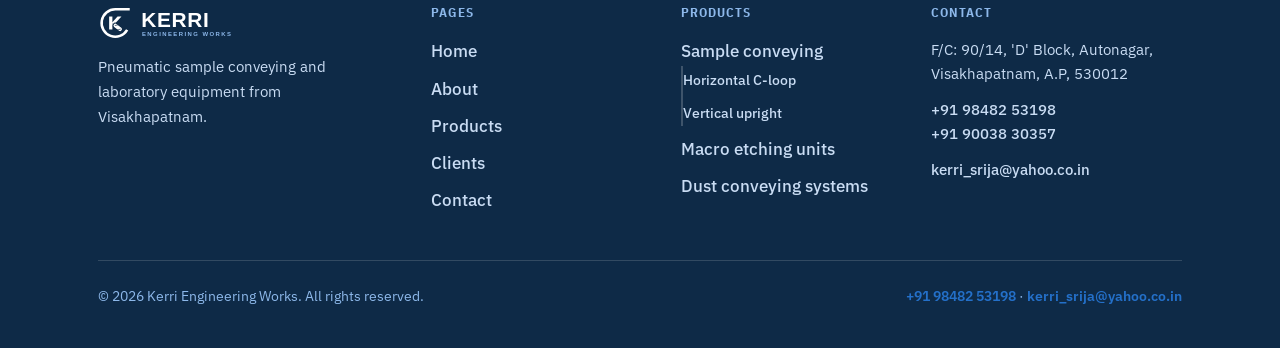
<file: kerri-engineering-website/contact.html>
<!DOCTYPE html>
<html lang="en-IN">
<head>
  <meta charset="UTF-8">
  <meta name="viewport" content="width=device-width, initial-scale=1.0">
  <title>Contact | Request a quote | Kerri Engineering Works</title>
  <meta name="description" content="Contact Kerri Engineering Works, Visakhapatnam, for pneumatic sample conveying quotes. Phone +91 98482 53198. F/C: 90/14, D Block, Autonagar.">
  <meta name="robots" content="index, follow">
  <link rel="canonical" href="https://kerriengineeringworks.in/contact.html">
  <meta property="og:title" content="Contact Kerri Engineering Works">
  <meta property="og:description" content="Request a quote for pneumatic sample conveying, macro etching or dust systems.">
  <meta property="og:url" content="https://kerriengineeringworks.in/contact.html">
  <meta property="og:site_name" content="Kerri Engineering Works">
  <meta property="og:type" content="website">
  <meta property="og:image" content="https://kerriengineeringworks.in/images/og-image.png">
  <link rel="preconnect" href="https://fonts.googleapis.com">
  <link rel="preconnect" href="https://fonts.gstatic.com" crossorigin>
  <link rel="preconnect" href="https://js-na2.hsforms.net" crossorigin>
  <link href="https://fonts.googleapis.com/css2?family=IBM+Plex+Mono:wght@400;500&family=IBM+Plex+Sans+Condensed:wght@500;600;700&family=IBM+Plex+Sans:wght@400;500;600;700&display=swap" rel="stylesheet">
  <link rel="stylesheet" href="css/style.css">
  <link rel="icon" href="images/brand/kerri-mark-small-navy.svg" type="image/svg+xml">
  <link rel="icon" href="images/favicon-32.png" sizes="32x32" type="image/png">
  <link rel="apple-touch-icon" href="images/apple-touch-icon.png">
  <meta name="theme-color" content="#0E2A47">
  <script type="application/ld+json">
  {
    "@context": "https://schema.org",
    "@type": "ContactPage",
    "name": "Contact Kerri Engineering Works",
    "url": "https://kerriengineeringworks.in/contact.html",
    "mainEntity": {
      "@type": "LocalBusiness",
      "name": "Kerri Engineering Works",
      "telephone": ["+919848253198", "+919003830357"],
      "email": "kerri_srija@yahoo.co.in",
      "address": {
        "@type": "PostalAddress",
        "streetAddress": "F/C: 90/14, D Block, Autonagar",
        "addressLocality": "Visakhapatnam",
        "addressRegion": "Andhra Pradesh",
        "postalCode": "530012",
        "addressCountry": "IN"
      }
    }
  }
  </script>
</head>
<body>
  <a class="skip-link" href="#main">Skip to content</a>

  <header class="site-header" id="siteHeader">
    <div class="container header-inner">
      <a href="index.html" class="header-logo">
        <img src="images/brand/kerri-logo-horizontal-navy.svg" alt="Kerri Engineering Works" width="200" height="44">
      </a>
      <button class="nav-toggle" id="navToggle" type="button" aria-expanded="false" aria-controls="headerNav" aria-label="Open menu">
        <span></span><span></span><span></span>
      </button>
      <div class="header-nav" id="headerNav">
        <ul class="nav-list">
          <li><a href="index.html" class="nav-link">Home</a></li>
          <li><a href="about.html" class="nav-link">About</a></li>
          <li><a href="products.html" class="nav-link">Products</a></li>
          <li><a href="clients.html" class="nav-link">Clients</a></li>
          <li><a href="contact.html" class="nav-link" aria-current="page">Contact</a></li>
        </ul>
        <a href="contact.html" class="btn btn-primary header-cta">Request a quote</a>
      </div>
    </div>
  </header>

  <main id="main">
    <div class="page-hero page-hero--compact">
      <div class="container">
        <p class="label label--blue">Contact us</p>
        <h1 class="h1">Get in touch</h1>
        <p class="lead">Request a quote, or call with layout drawings and distance estimates—our team responds from Visakhapatnam.</p>
      </div>
    </div>

    <section class="section">
      <div class="container contact-grid">
        <div>
          <h2 class="h2">We&rsquo;d love to hear from you</h2>
          <p>Whether you need pneumatic sample conveying, macro etching, dust transport or a custom laboratory layout, we can scope your plant route.</p>

          <div class="contact-detail">
            <svg viewBox="0 0 24 24" width="24" height="24" fill="none" stroke="currentColor" stroke-width="1.5" aria-hidden="true"><path d="M12 21s7-5.5 7-12a7 7 0 1 0-14 0c0 6.5 7 12 7 12z"/><circle cx="12" cy="9" r="2.5"/></svg>
            <div>
              <h3>Headquarters</h3>
              <p>F/C: 90/14, 'D' Block, Autonagar,<br>Visakhapatnam, A.P, 530012<br>India</p>
            </div>
          </div>

          <div class="contact-detail">
            <svg viewBox="0 0 24 24" width="24" height="24" fill="none" stroke="currentColor" stroke-width="1.5" aria-hidden="true"><path d="M22 16.92v3a2 2 0 0 1-2.18 2 19.8 19.8 0 0 1-8.63-3.07 19.5 19.5 0 0 1-6-6 19.8 19.8 0 0 1-3.07-8.67A2 2 0 0 1 4.11 2h3a2 2 0 0 1 2 1.72c.127.96.362 1.903.7 2.81a2 2 0 0 1-.45 2.11L8.09 9.91a16 16 0 0 0 6 6l1.27-1.27a2 2 0 0 1 2.11-.45c.907.338 1.85.573 2.81.7A2 2 0 0 1 22 16.92z"/></svg>
            <div>
              <h3>Phone</h3>
              <p><a href="tel:+919848253198">+91 98482 53198</a><br><a href="tel:+919003830357">+91 90038 30357</a></p>
            </div>
          </div>

          <div class="contact-detail">
            <svg viewBox="0 0 24 24" width="24" height="24" fill="none" stroke="currentColor" stroke-width="1.5" aria-hidden="true"><rect x="2" y="4" width="20" height="16" rx="2"/><path d="m2 7 10 6 10-6"/></svg>
            <div>
              <h3>Email</h3>
              <p><a href="mailto:kerri_srija@yahoo.co.in">kerri_srija@yahoo.co.in</a><br><a href="mailto:kerri.srija@yahoo.com">kerri.srija@yahoo.com</a></p>
            </div>
          </div>
        </div>

        <div class="hubspot-wrap">
          <h2 class="h3 hubspot-wrap__title">Send an enquiry</h2>
          <div class="hubspot-form-mount hubspot-wrap__target">
            <script charset="utf-8" type="text/javascript" src="//js-na2.hsforms.net/forms/embed/v2.js"></script>
            <script>
              hbspt.forms.create({
                region: "na2",
                portalId: "246104806",
                formId: "73a6f065-94f6-4731-8714-75c55c4e1720"
              });
            </script>
          </div>
          <p id="hubspot-form-fallback" class="hubspot-fallback" hidden>
            Form not loading? Email <a href="mailto:kerri_srija@yahoo.co.in">kerri_srija@yahoo.co.in</a> or call <a href="tel:+919848253198">+91 98482 53198</a>.
          </p>
        </div>
      </div>
    </section>

    <section class="section section--mist" aria-labelledby="find-us">
      <div class="container">
        <p class="label label--blue" id="find-us">Find us</p>
        <span class="accent-rule" aria-hidden="true"></span>
        <h2 class="h2">Our location</h2>
        <p class="lead">F/C: 90/14, &rsquo;D&rsquo; Block, Autonagar, Visakhapatnam, A.P 530012</p>
        <div class="map-wrap map-container">
          <iframe
            src="https://www.google.com/maps/embed?pb=!1m18!1m12!1m3!1d3800.5!2d83.32!3d17.72!2m3!1f0!2f0!3f0!3m2!1i1024!2i768!4f13.1!3m3!1m2!1s0x0%3A0x0!2sAutonagar%2C+Visakhapatnam!5e0!3m2!1sen!2sin!4v1700000000000"
            width="100%"
            height="400"
            style="border:0"
            allowfullscreen=""
            loading="eager"
            referrerpolicy="no-referrer-when-downgrade"
            title="Kerri Engineering Works Location"></iframe>
        </div>
      </div>
    </section>
  </main>

  <footer class="site-footer">
    <div class="container">
      <div class="footer-grid">
        <div class="footer-about">
          <a href="index.html" class="footer-logo">
            <img src="images/brand/kerri-logo-horizontal-white.svg" alt="Kerri Engineering Works" width="180" height="40">
          </a>
          <p>Pneumatic sample conveying and laboratory equipment from Visakhapatnam.</p>
        </div>
        <div>
          <h3>Pages</h3>
          <ul>
            <li><a href="index.html">Home</a></li>
            <li><a href="about.html">About</a></li>
            <li><a href="products.html">Products</a></li>
            <li><a href="clients.html">Clients</a></li>
            <li><a href="contact.html">Contact</a></li>
          </ul>
        </div>
        <div>
          <h3>Products</h3>
          <ul>
            <li class="footer-product-list__group">
              <a href="pneumatic-sample-conveying.html">Sample conveying</a>
              <ul class="footer-sublist">
                <li><a href="horizontal-system.html">Horizontal C-loop</a></li>
                <li><a href="vertical-system.html">Vertical upright</a></li>
              </ul>
            </li>
            <li><a href="macro-etching.html">Macro etching units</a></li>
            <li><a href="dust-conveying.html">Dust conveying systems</a></li>
          </ul>
        </div>
        <div>
          <h3>Contact</h3>
          <p>F/C: 90/14, 'D' Block, Autonagar,<br>Visakhapatnam, A.P, 530012</p>
          <p><a href="tel:+919848253198">+91 98482 53198</a><br><a href="tel:+919003830357">+91 90038 30357</a></p>
          <p><a href="mailto:kerri_srija@yahoo.co.in">kerri_srija@yahoo.co.in</a></p>
        </div>
      </div>
      <div class="footer-bottom">
        <p>&copy; 2026 Kerri Engineering Works. All rights reserved.</p>
        <p><a href="tel:+919848253198">+91 98482 53198</a> · <a href="mailto:kerri_srija@yahoo.co.in">kerri_srija@yahoo.co.in</a></p>
      </div>
    </div>
  </footer>

  <script src="js/main.js"></script>
  <script src="js/hubspot-fallback.js"></script>
</body>
</html>
</file>
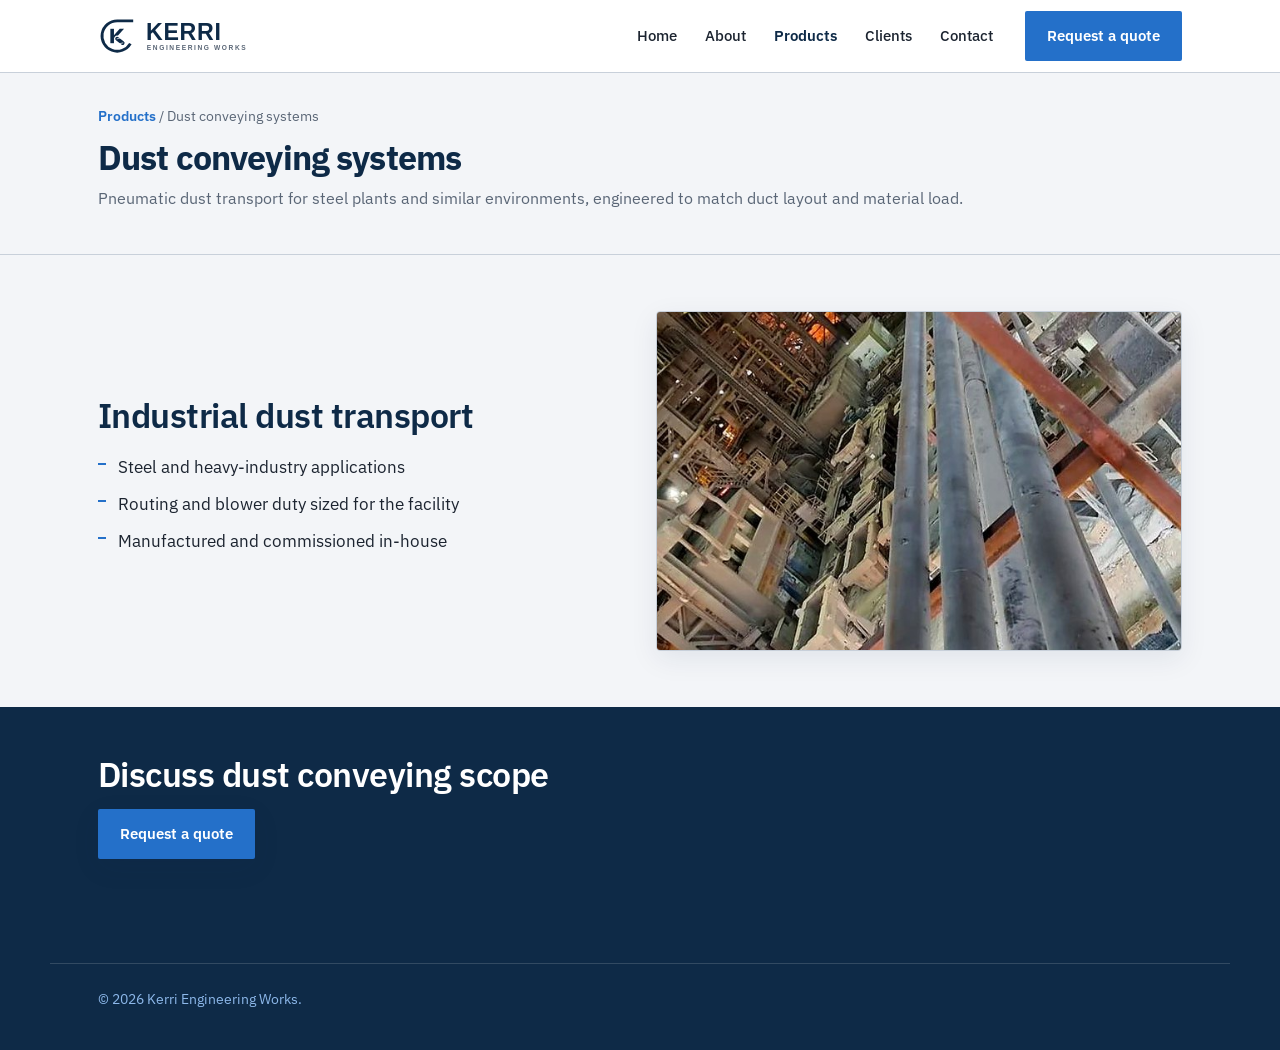
<file: kerri-engineering-website/dust-conveying.html>
<!DOCTYPE html>
<html lang="en-IN">
<head>
  <meta charset="UTF-8">
  <meta name="viewport" content="width=device-width, initial-scale=1.0">
  <title>Dust conveying systems | Kerri Engineering Works</title>
  <meta name="description" content="Pneumatic dust conveying for steel plants and heavy industry. Custom routing and commissioning by Kerri Engineering Works.">
  <link rel="canonical" href="https://kerriengineeringworks.in/dust-conveying.html">
  <meta name="theme-color" content="#0E2A47">
  <link href="https://fonts.googleapis.com/css2?family=IBM+Plex+Mono:wght@400;500&family=IBM+Plex+Sans+Condensed:wght@500;600;700&family=IBM+Plex+Sans:wght@400;500;600;700&display=swap" rel="stylesheet">
  <link rel="stylesheet" href="css/style.css">
  <link rel="icon" href="images/brand/kerri-mark-small-navy.svg" type="image/svg+xml">
</head>
<body>
  <a class="skip-link" href="#main">Skip to content</a>
  <header class="site-header" id="siteHeader">
    <div class="container header-inner">
      <a href="index.html" class="header-logo"><img src="images/brand/kerri-logo-horizontal-navy.svg" alt="Kerri Engineering Works" width="200" height="44"></a>
      <button class="nav-toggle" id="navToggle" type="button" aria-expanded="false" aria-controls="headerNav" aria-label="Open menu"><span></span><span></span><span></span></button>
      <div class="header-nav" id="headerNav">
        <ul class="nav-list">
          <li><a href="index.html" class="nav-link">Home</a></li>
          <li><a href="about.html" class="nav-link">About</a></li>
          <li><a href="products.html" class="nav-link" aria-current="page">Products</a></li>
          <li><a href="clients.html" class="nav-link">Clients</a></li>
          <li><a href="contact.html" class="nav-link">Contact</a></li>
        </ul>
        <a href="contact.html" class="btn btn-primary header-cta">Request a quote</a>
      </div>
    </div>
  </header>
  <main id="main">
    <div class="page-hero page-hero--compact">
      <div class="container reveal">
        <p class="crumb"><a href="products.html">Products</a> / Dust conveying systems</p>
        <h1 class="h1">Dust conveying systems</h1>
        <p class="lead">Pneumatic dust transport for steel plants and similar environments, engineered to match duct layout and material load.</p>
      </div>
    </div>
    <section class="section section--mist">
      <div class="container split split--reverse reveal">
        <div class="split__media">
          <!-- TEMP PHOTO: replace (CF gallery/08) -->
          <img src="images/kew/gallery-install-08.jpg" alt="Pneumatic pipeline installation during erection" width="1200" height="800" loading="eager" decoding="async">
        </div>
        <div>
          <h2 class="h2">Industrial dust transport</h2>
          <ul class="feature-list">
            <li>Steel and heavy-industry applications</li>
            <li>Routing and blower duty sized for the facility</li>
            <li>Manufactured and commissioned in-house</li>
          </ul>
        </div>
      </div>
    </section>
    <section class="cta-band">
      <div class="container reveal">
        <h2 class="h2">Discuss dust conveying scope</h2>
        <a href="contact.html" class="btn btn-primary">Request a quote</a>
      </div>
    </section>
  </main>
  <footer class="site-footer"><div class="container footer-bottom"><p>&copy; 2026 Kerri Engineering Works.</p></div></footer>
  <script src="js/main.js"></script>
</body>
</html>
</file>
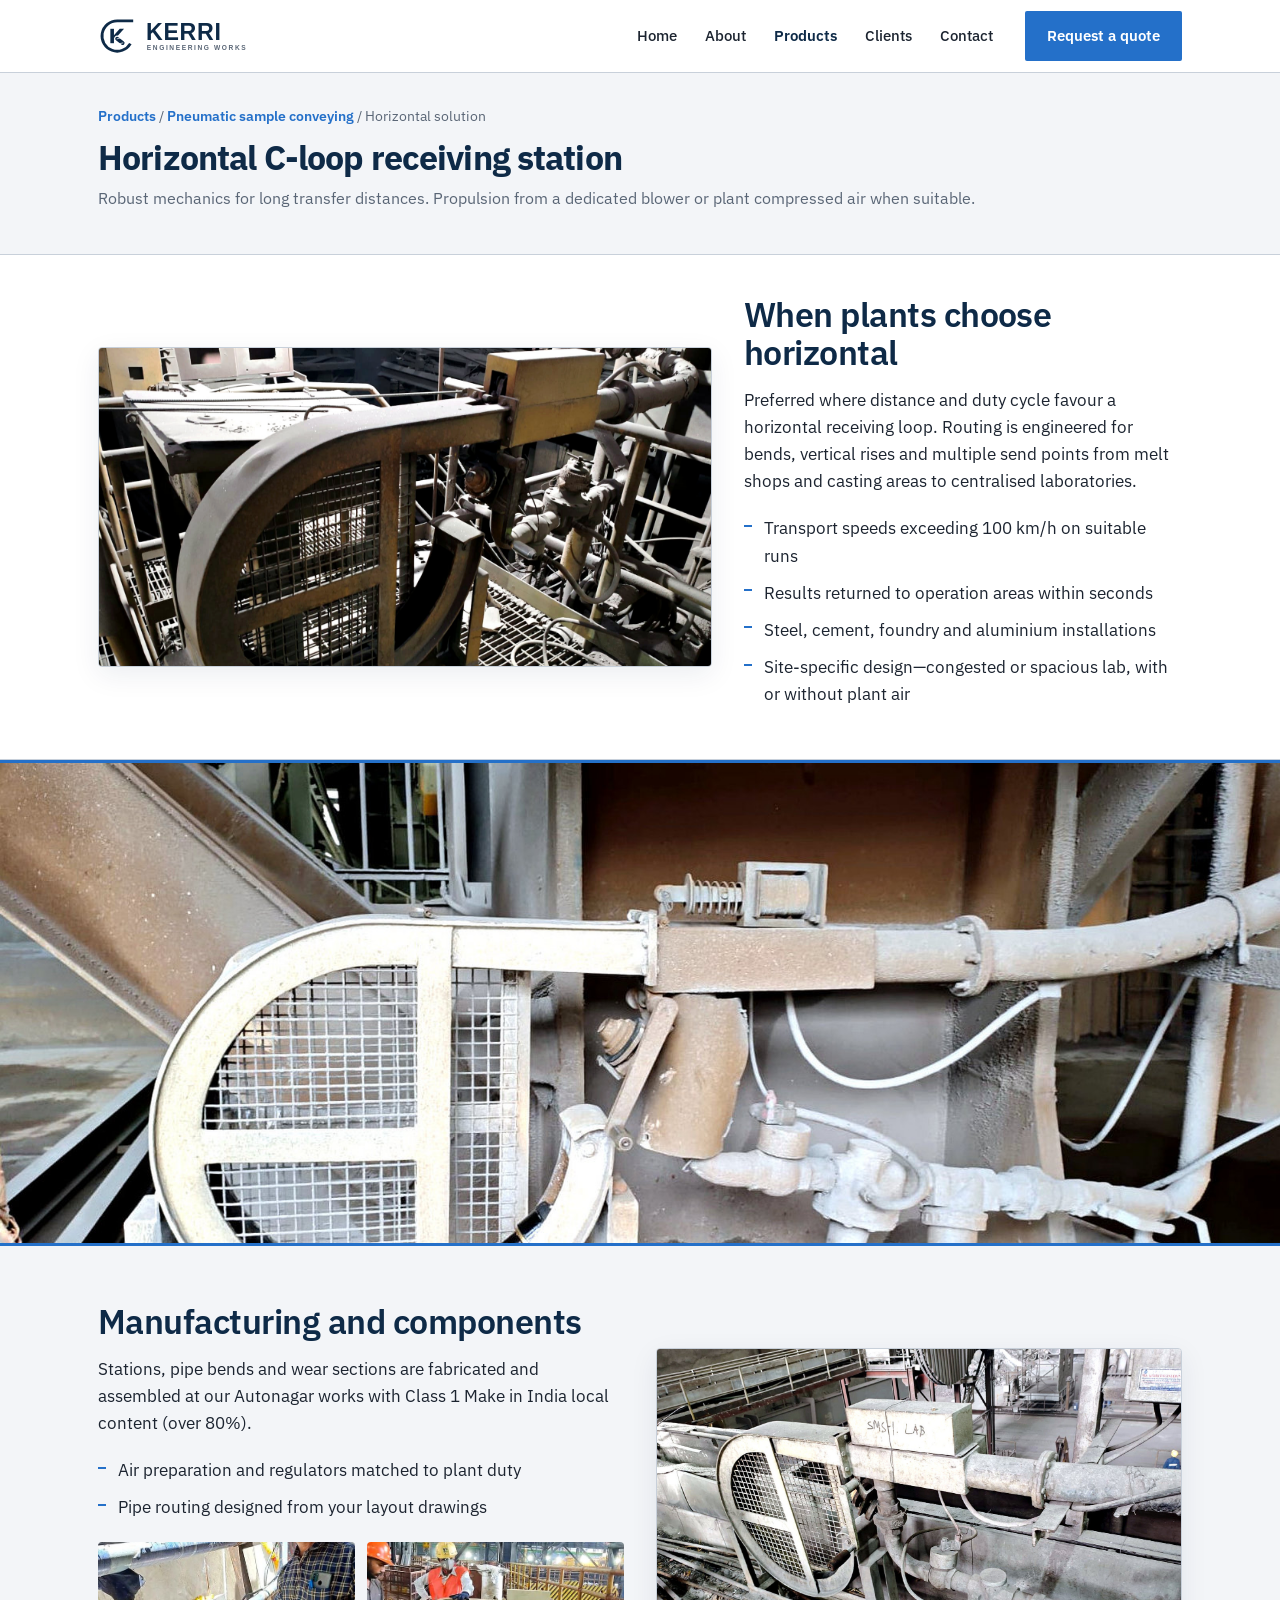
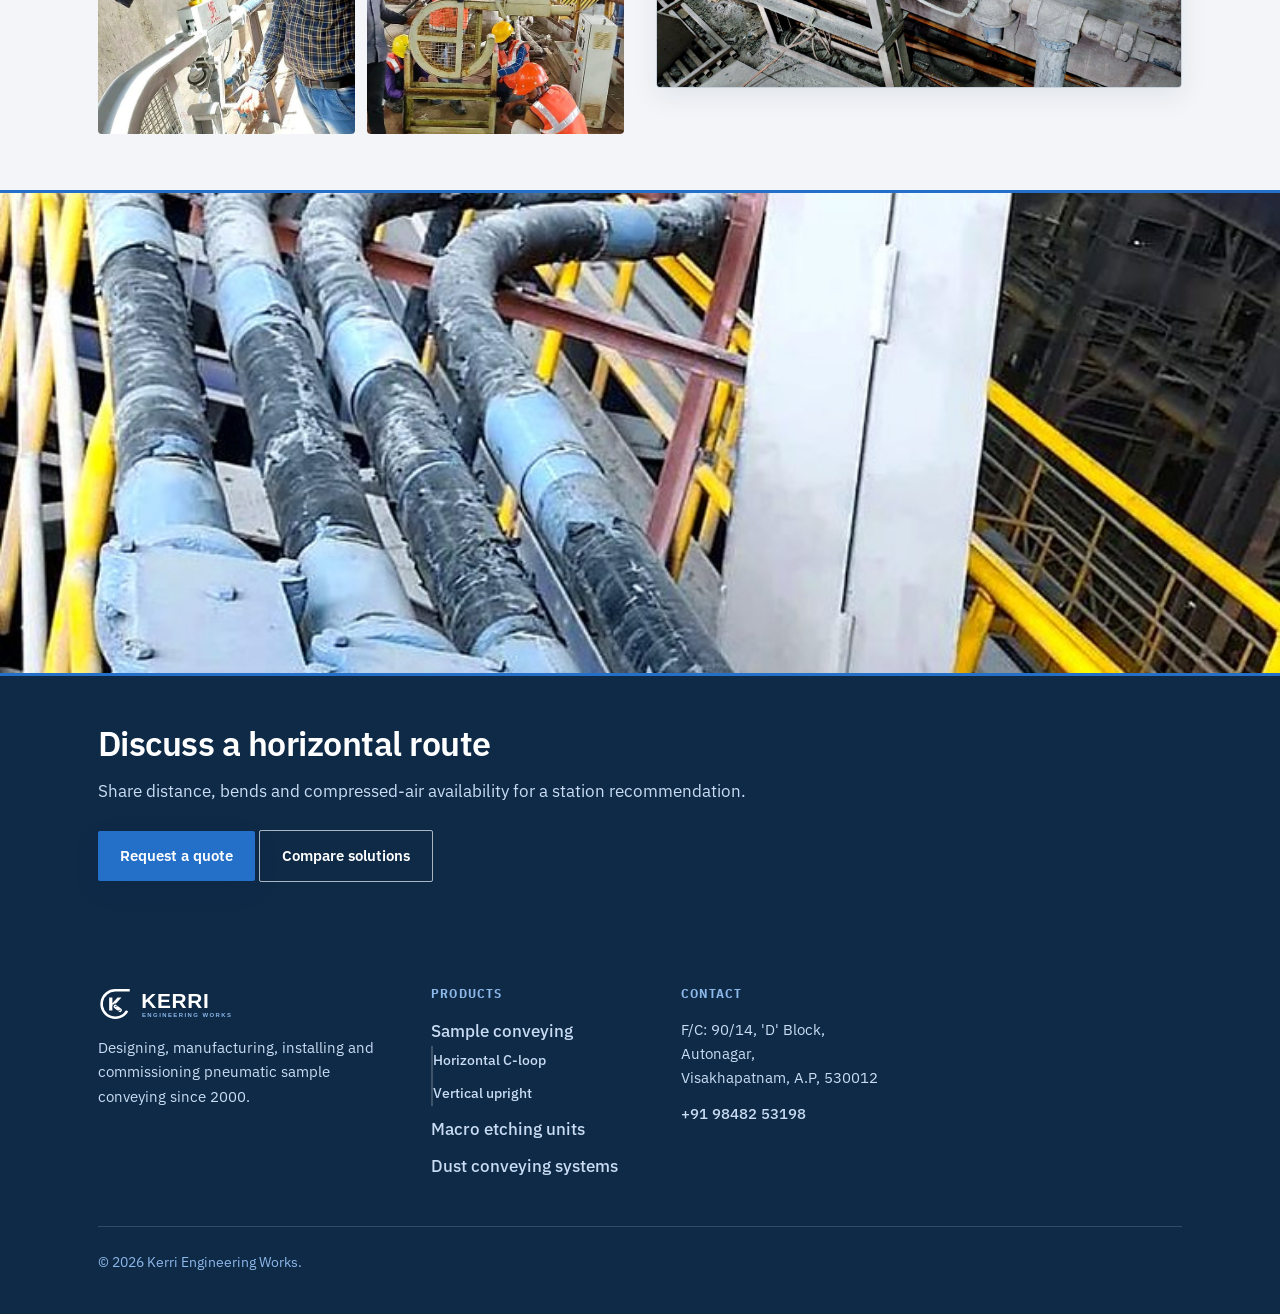
<file: kerri-engineering-website/horizontal-system.html>
<!DOCTYPE html>
<html lang="en-IN">
<head>
  <meta charset="UTF-8">
  <meta name="viewport" content="width=device-width, initial-scale=1.0">
  <title>Horizontal C-loop sample transport | Kerri Engineering Works</title>
  <meta name="description" content="Horizontal pneumatic sample conveying with C-loop receiving stations. Long-distance steel plant routes, blower or plant air. Kerri Engineering Works, Visakhapatnam.">
  <meta name="robots" content="index, follow">
  <link rel="canonical" href="https://kerriengineeringworks.in/horizontal-system.html">
  <meta name="theme-color" content="#0E2A47">
  <link rel="preconnect" href="https://fonts.googleapis.com">
  <link rel="preconnect" href="https://fonts.gstatic.com" crossorigin>
  <link href="https://fonts.googleapis.com/css2?family=IBM+Plex+Mono:wght@400;500&family=IBM+Plex+Sans+Condensed:wght@500;600;700&family=IBM+Plex+Sans:wght@400;500;600;700&display=swap" rel="stylesheet">
  <link rel="stylesheet" href="css/style.css">
  <link rel="icon" href="images/brand/kerri-mark-small-navy.svg" type="image/svg+xml">
</head>
<body>
  <a class="skip-link" href="#main">Skip to content</a>
  <header class="site-header" id="siteHeader">
    <div class="container header-inner">
      <a href="index.html" class="header-logo">
        <img src="images/brand/kerri-logo-horizontal-navy.svg" alt="Kerri Engineering Works" width="200" height="44">
      </a>
      <button class="nav-toggle" id="navToggle" type="button" aria-expanded="false" aria-controls="headerNav" aria-label="Open menu"><span></span><span></span><span></span></button>
      <div class="header-nav" id="headerNav">
        <ul class="nav-list">
          <li><a href="index.html" class="nav-link">Home</a></li>
          <li><a href="about.html" class="nav-link">About</a></li>
          <li><a href="products.html" class="nav-link" aria-current="page">Products</a></li>
          <li><a href="clients.html" class="nav-link">Clients</a></li>
          <li><a href="contact.html" class="nav-link">Contact</a></li>
        </ul>
        <a href="contact.html" class="btn btn-primary header-cta">Request a quote</a>
      </div>
    </div>
  </header>
  <main id="main">
    <div class="page-hero page-hero--compact">
      <div class="container reveal">
        <p class="crumb"><a href="products.html">Products</a> / <a href="pneumatic-sample-conveying.html">Pneumatic sample conveying</a> / Horizontal solution</p>
        <h1 class="h1">Horizontal C-loop receiving station</h1>
        <p class="lead">Robust mechanics for long transfer distances. Propulsion from a dedicated blower or plant compressed air when suitable.</p>
      </div>
    </div>
    <section class="product-block">
      <div class="container split split--wide reveal">
        <div class="split__media split__media--tall">
          <img src="images/kew/horizontal-station-c-loop.jpg" alt="Horizontal C-loop receiving stations in workshop" width="1200" height="800" loading="eager" decoding="async">
        </div>
        <div>
          <h2 class="h2">When plants choose horizontal</h2>
          <p>Preferred where distance and duty cycle favour a horizontal receiving loop. Routing is engineered for bends, vertical rises and multiple send points from melt shops and casting areas to centralised laboratories.</p>
          <ul class="feature-list">
            <li>Transport speeds exceeding 100 km/h on suitable runs</li>
            <li>Results returned to operation areas within seconds</li>
            <li>Steel, cement, foundry and aluminium installations</li>
            <li>Site-specific design—congested or spacious lab, with or without plant air</li>
          </ul>
        </div>
      </div>
    </section>
    <div class="photo-band" aria-hidden="true">
      <img class="photo-band__img photo-band__img--installed" src="images/kew/horizontal-station-installed.jpg" alt="Horizontal receiving station installed on site" width="1200" height="700" loading="lazy" decoding="async">
    </div>
    <section class="section section--mist">
      <div class="container split split--reverse reveal">
        <div class="split__media">
          <img src="images/kew/horizontal-station-sms.jpg" alt="Horizontal station installed at SMS area" width="1200" height="800" loading="lazy" decoding="async">
        </div>
        <div>
          <h2 class="h2">Manufacturing and components</h2>
          <p>Stations, pipe bends and wear sections are fabricated and assembled at our Autonagar works with Class 1 Make in India local content (over 80%).</p>
          <ul class="feature-list">
            <li>Air preparation and regulators matched to plant duty</li>
            <li>Pipe routing designed from your layout drawings</li>
          </ul>
          <div class="photo-grid photo-grid--tight reveal">
            <!-- TEMP PHOTO: replace (CF gallery/02) -->
            <img src="images/kew/gallery-pipework-02.jpg" alt="Pneumatic pipe bends and fittings" loading="lazy" decoding="async">
            <!-- TEMP PHOTO: replace (CF gallery/09) -->
            <img src="images/kew/gallery-equipment-09.jpg" alt="Station equipment and air preparation" loading="lazy" decoding="async">
          </div>
        </div>
      </div>
    </section>
    <div class="photo-band" aria-label="Sample carriers and wear components">
      <!-- TEMP PHOTO: replace (CF gallery/06) -->
      <img class="photo-band__img photo-band__img--carriers" src="images/kew/gallery-carriers-06.jpg" alt="Sample carriers and pneumatic pipe sections" width="1600" height="600" loading="lazy" decoding="async">
    </div>
    <section class="cta-band">
      <div class="container reveal">
        <h2 class="h2">Discuss a horizontal route</h2>
        <p>Share distance, bends and compressed-air availability for a station recommendation.</p>
        <a href="contact.html" class="btn btn-primary">Request a quote</a>
        <a href="pneumatic-sample-conveying.html" class="btn btn-ghost-light">Compare solutions</a>
      </div>
    </section>
  </main>
  <footer class="site-footer">
    <div class="container">
      <div class="footer-grid">
        <div class="footer-about">
          <a href="index.html" class="footer-logo"><img src="images/brand/kerri-logo-horizontal-white.svg" alt="Kerri Engineering Works" width="180" height="40"></a>
          <p>Designing, manufacturing, installing and commissioning pneumatic sample conveying since 2000.</p>
        </div>
        <div><h3>Products</h3><ul class="footer-product-list">
          <li class="footer-product-list__group">
            <a href="pneumatic-sample-conveying.html">Sample conveying</a>
            <ul class="footer-sublist">
              <li><a href="horizontal-system.html">Horizontal C-loop</a></li>
              <li><a href="vertical-system.html">Vertical upright</a></li>
            </ul>
          </li>
          <li><a href="macro-etching.html">Macro etching units</a></li>
          <li><a href="dust-conveying.html">Dust conveying systems</a></li>
        </ul></div>
        <div><h3>Contact</h3>
          <p>F/C: 90/14, 'D' Block, Autonagar,<br>Visakhapatnam, A.P, 530012</p>
          <p><a href="tel:+919848253198">+91 98482 53198</a></p>
        </div>
      </div>
      <div class="footer-bottom"><p>&copy; 2026 Kerri Engineering Works.</p></div>
    </div>
  </footer>
  <script src="js/main.js"></script>
</body>
</html>
</file>
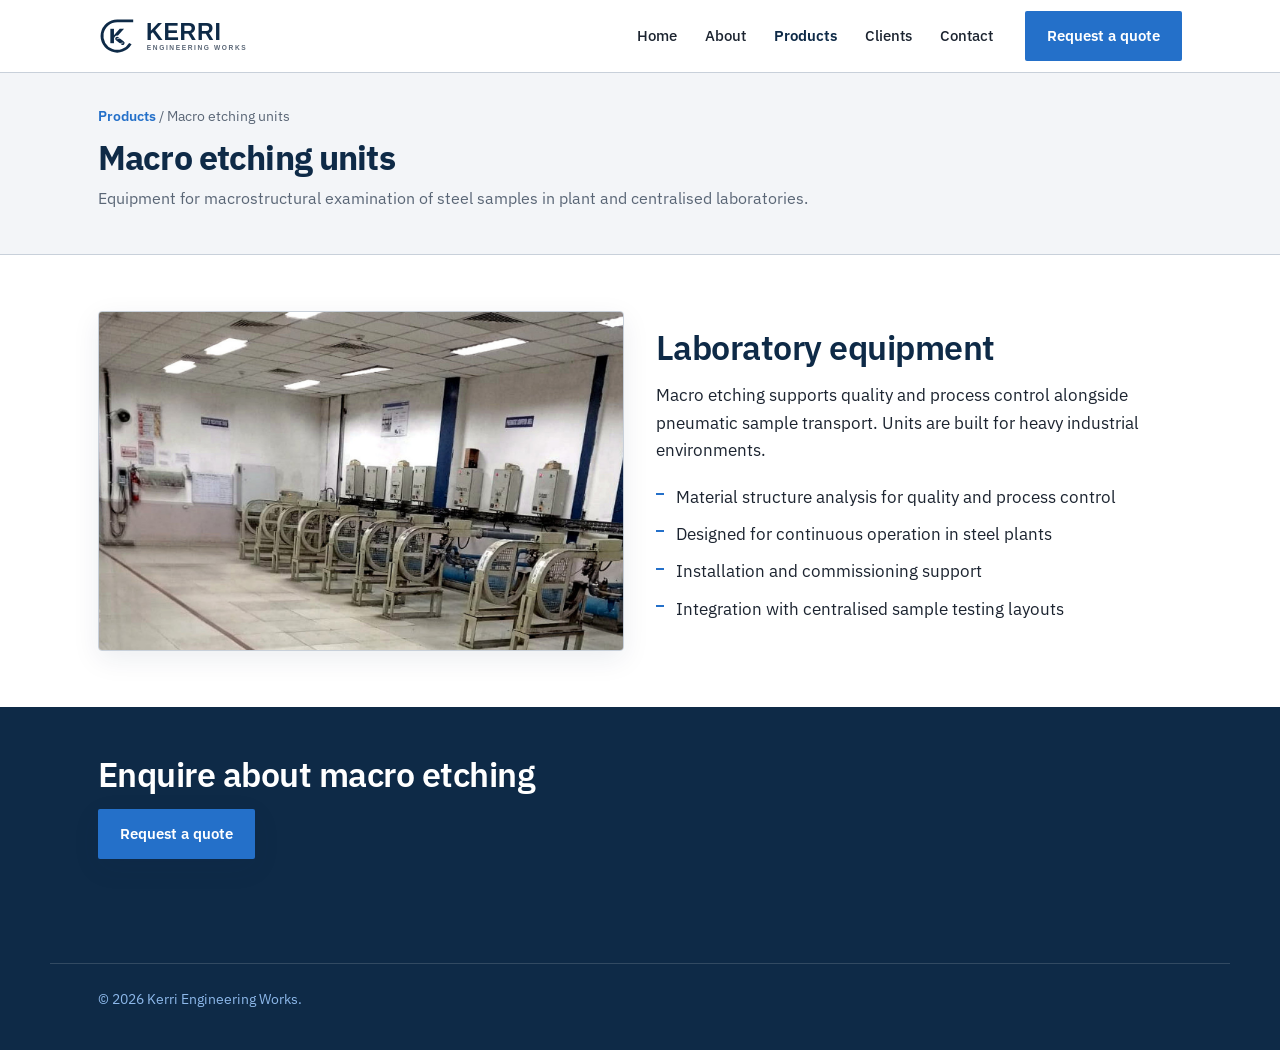
<file: kerri-engineering-website/macro-etching.html>
<!DOCTYPE html>
<html lang="en-IN">
<head>
  <meta charset="UTF-8">
  <meta name="viewport" content="width=device-width, initial-scale=1.0">
  <title>Macro etching units | Kerri Engineering Works</title>
  <meta name="description" content="Macro etching units for steel macrostructure analysis in plant laboratories. Supplied with installation and commissioning by Kerri Engineering Works.">
  <link rel="canonical" href="https://kerriengineeringworks.in/macro-etching.html">
  <meta name="theme-color" content="#0E2A47">
  <link href="https://fonts.googleapis.com/css2?family=IBM+Plex+Mono:wght@400;500&family=IBM+Plex+Sans+Condensed:wght@500;600;700&family=IBM+Plex+Sans:wght@400;500;600;700&display=swap" rel="stylesheet">
  <link rel="stylesheet" href="css/style.css">
  <link rel="icon" href="images/brand/kerri-mark-small-navy.svg" type="image/svg+xml">
</head>
<body>
  <a class="skip-link" href="#main">Skip to content</a>
  <header class="site-header" id="siteHeader">
    <div class="container header-inner">
      <a href="index.html" class="header-logo"><img src="images/brand/kerri-logo-horizontal-navy.svg" alt="Kerri Engineering Works" width="200" height="44"></a>
      <button class="nav-toggle" id="navToggle" type="button" aria-expanded="false" aria-controls="headerNav" aria-label="Open menu"><span></span><span></span><span></span></button>
      <div class="header-nav" id="headerNav">
        <ul class="nav-list">
          <li><a href="index.html" class="nav-link">Home</a></li>
          <li><a href="about.html" class="nav-link">About</a></li>
          <li><a href="products.html" class="nav-link" aria-current="page">Products</a></li>
          <li><a href="clients.html" class="nav-link">Clients</a></li>
          <li><a href="contact.html" class="nav-link">Contact</a></li>
        </ul>
        <a href="contact.html" class="btn btn-primary header-cta">Request a quote</a>
      </div>
    </div>
  </header>
  <main id="main">
    <div class="page-hero page-hero--compact">
      <div class="container reveal">
        <p class="crumb"><a href="products.html">Products</a> / Macro etching units</p>
        <h1 class="h1">Macro etching units</h1>
        <p class="lead">Equipment for macrostructural examination of steel samples in plant and centralised laboratories.</p>
      </div>
    </div>
    <section class="section">
      <div class="container split reveal">
        <div class="split__media">
          <img src="images/kew/lab-station-row.jpg" alt="Laboratory receiving stations in a plant quality lab" width="1200" height="800" loading="eager" decoding="async">
        </div>
        <div>
          <h2 class="h2">Laboratory equipment</h2>
          <p>Macro etching supports quality and process control alongside pneumatic sample transport. Units are built for heavy industrial environments.</p>
          <ul class="feature-list">
            <li>Material structure analysis for quality and process control</li>
            <li>Designed for continuous operation in steel plants</li>
            <li>Installation and commissioning support</li>
            <li>Integration with centralised sample testing layouts</li>
          </ul>
        </div>
      </div>
    </section>
    <section class="cta-band">
      <div class="container reveal">
        <h2 class="h2">Enquire about macro etching</h2>
        <a href="contact.html" class="btn btn-primary">Request a quote</a>
      </div>
    </section>
  </main>
  <footer class="site-footer"><div class="container footer-bottom"><p>&copy; 2026 Kerri Engineering Works.</p></div></footer>
  <script src="js/main.js"></script>
</body>
</html>
</file>
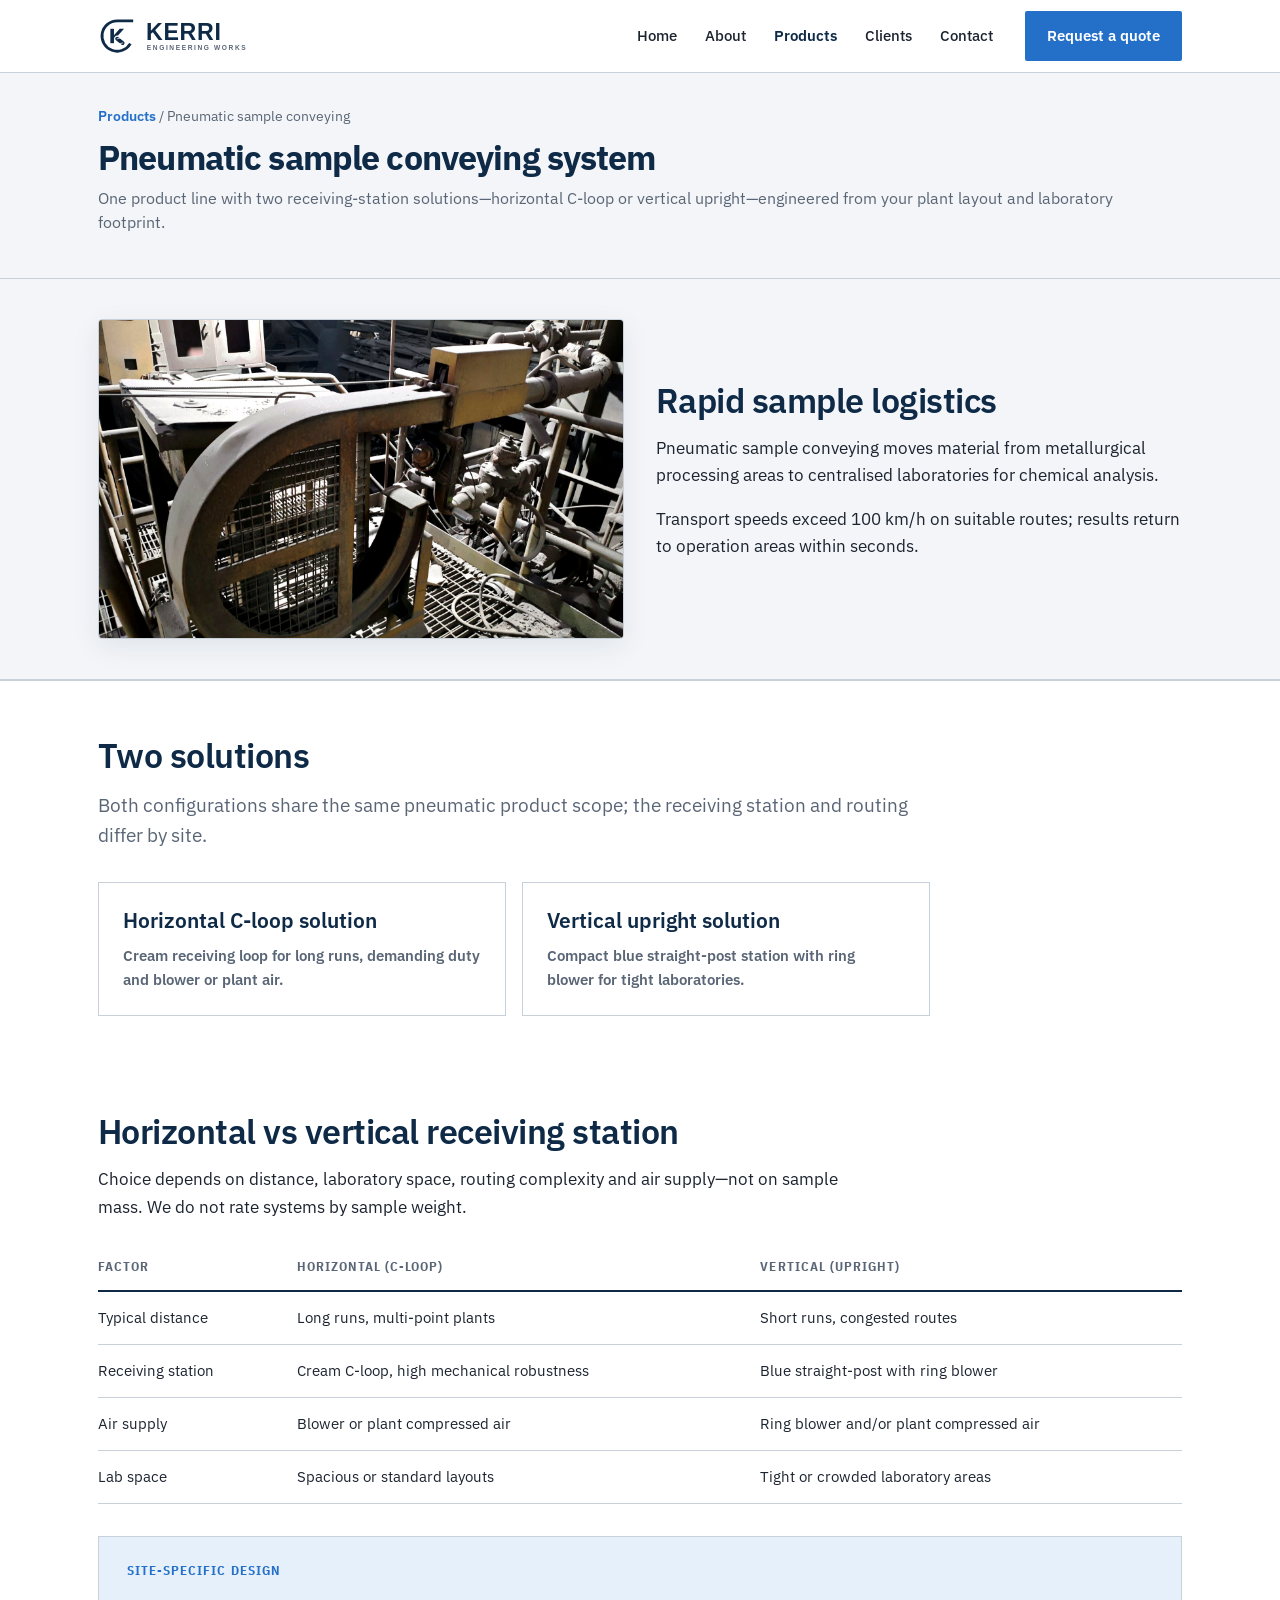
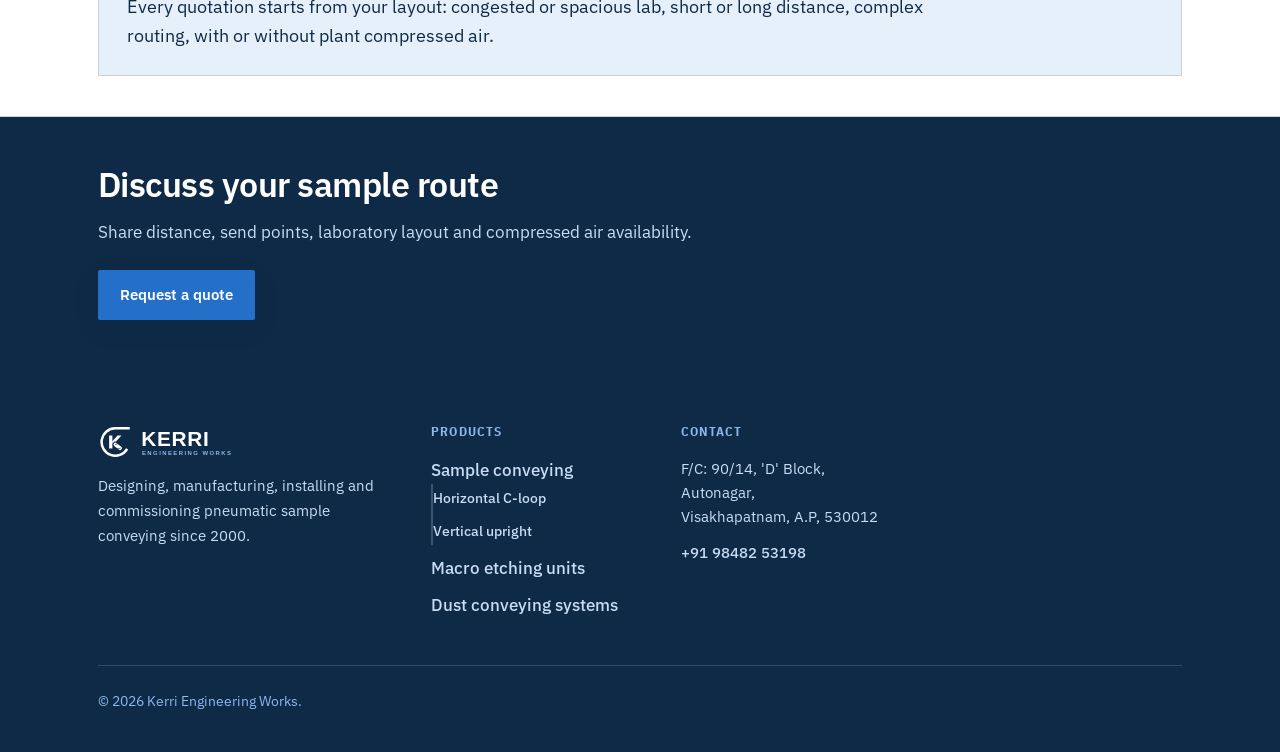
<file: kerri-engineering-website/pneumatic-sample-conveying.html>
<!DOCTYPE html>
<html lang="en-IN">
<head>
  <meta charset="UTF-8">
  <meta name="viewport" content="width=device-width, initial-scale=1.0">
  <title>Pneumatic sample conveying system | Kerri Engineering Works</title>
  <meta name="description" content="Kerri pneumatic sample conveying system: horizontal C-loop and vertical upright receiving-station solutions for steel, cement, foundry and aluminium plants.">
  <meta name="robots" content="index, follow">
  <link rel="canonical" href="https://kerriengineeringworks.in/pneumatic-sample-conveying.html">
  <meta name="theme-color" content="#0E2A47">
  <link rel="preconnect" href="https://fonts.googleapis.com">
  <link rel="preconnect" href="https://fonts.gstatic.com" crossorigin>
  <link href="https://fonts.googleapis.com/css2?family=IBM+Plex+Mono:wght@400;500&family=IBM+Plex+Sans+Condensed:wght@500;600;700&family=IBM+Plex+Sans:wght@400;500;600;700&display=swap" rel="stylesheet">
  <link rel="stylesheet" href="css/style.css">
  <link rel="icon" href="images/brand/kerri-mark-small-navy.svg" type="image/svg+xml">
</head>
<body>
  <a class="skip-link" href="#main">Skip to content</a>
  <header class="site-header" id="siteHeader">
    <div class="container header-inner">
      <a href="index.html" class="header-logo">
        <img src="images/brand/kerri-logo-horizontal-navy.svg" alt="Kerri Engineering Works" width="200" height="44">
      </a>
      <button class="nav-toggle" id="navToggle" type="button" aria-expanded="false" aria-controls="headerNav" aria-label="Open menu"><span></span><span></span><span></span></button>
      <div class="header-nav" id="headerNav">
        <ul class="nav-list">
          <li><a href="index.html" class="nav-link">Home</a></li>
          <li><a href="about.html" class="nav-link">About</a></li>
          <li><a href="products.html" class="nav-link" aria-current="page">Products</a></li>
          <li><a href="clients.html" class="nav-link">Clients</a></li>
          <li><a href="contact.html" class="nav-link">Contact</a></li>
        </ul>
        <a href="contact.html" class="btn btn-primary header-cta">Request a quote</a>
      </div>
    </div>
  </header>
  <main id="main">
    <div class="page-hero page-hero--compact">
      <div class="container reveal">
        <p class="crumb"><a href="products.html">Products</a> / Pneumatic sample conveying</p>
        <h1 class="h1">Pneumatic sample conveying system</h1>
        <p class="lead">One product line with two receiving-station solutions—horizontal C-loop or vertical upright—engineered from your plant layout and laboratory footprint.</p>
      </div>
    </div>

    <section class="product-block section--mist">
      <div class="container split reveal">
        <div class="split__media">
          <img src="images/kew/horizontal-station-c-loop.jpg" alt="Horizontal C-loop sample receiving station" width="1200" height="800" loading="eager" decoding="async">
        </div>
        <div>
          <h2 class="h2">Rapid sample logistics</h2>
          <p>Pneumatic sample conveying moves material from metallurgical processing areas to centralised laboratories for chemical analysis.</p>
          <p>Transport speeds exceed 100 km/h on suitable routes; results return to operation areas within seconds.</p>
        </div>
      </div>
    </section>

    <section class="section" id="solutions">
      <div class="container reveal">
        <h2 class="h2">Two solutions</h2>
        <p class="lead">Both configurations share the same pneumatic product scope; the receiving station and routing differ by site.</p>
        <div class="product-hub product-hub--solutions">
          <a class="product-hub__card" href="horizontal-system.html">
            <h3 class="h3">Horizontal C-loop solution</h3>
            <p>Cream receiving loop for long runs, demanding duty and blower or plant air.</p>
          </a>
          <a class="product-hub__card" href="vertical-system.html">
            <h3 class="h3">Vertical upright solution</h3>
            <p>Compact blue straight-post station with ring blower for tight laboratories.</p>
          </a>
        </div>
      </div>
    </section>

    <section class="product-block" id="system-choice">
      <div class="container reveal">
        <h2 class="h2">Horizontal vs vertical receiving station</h2>
        <p>Choice depends on distance, laboratory space, routing complexity and air supply—not on sample mass. We do not rate systems by sample weight.</p>
        <table class="spec-table">
          <thead>
            <tr>
              <th scope="col">Factor</th>
              <th scope="col">Horizontal (C-loop)</th>
              <th scope="col">Vertical (upright)</th>
            </tr>
          </thead>
          <tbody>
            <tr>
              <td>Typical distance</td>
              <td>Long runs, multi-point plants</td>
              <td>Short runs, congested routes</td>
            </tr>
            <tr>
              <td>Receiving station</td>
              <td>Cream C-loop, high mechanical robustness</td>
              <td>Blue straight-post with ring blower</td>
            </tr>
            <tr>
              <td>Air supply</td>
              <td>Blower or plant compressed air</td>
              <td>Ring blower and/or plant compressed air</td>
            </tr>
            <tr>
              <td>Lab space</td>
              <td>Spacious or standard layouts</td>
              <td>Tight or crowded laboratory areas</td>
            </tr>
          </tbody>
        </table>
        <div class="callout callout--spaced">
          <p class="label label--blue">Site-specific design</p>
          <p>Every quotation starts from your layout: congested or spacious lab, short or long distance, complex routing, with or without plant compressed air.</p>
        </div>
      </div>
    </section>

    <section class="cta-band">
      <div class="container reveal">
        <h2 class="h2">Discuss your sample route</h2>
        <p>Share distance, send points, laboratory layout and compressed air availability.</p>
        <a href="contact.html" class="btn btn-primary">Request a quote</a>
      </div>
    </section>
  </main>
  <footer class="site-footer">
    <div class="container">
      <div class="footer-grid">
        <div class="footer-about">
          <a href="index.html" class="footer-logo"><img src="images/brand/kerri-logo-horizontal-white.svg" alt="Kerri Engineering Works" width="180" height="40"></a>
          <p>Designing, manufacturing, installing and commissioning pneumatic sample conveying since 2000.</p>
        </div>
        <div>
          <h3>Products</h3>
          <ul class="footer-product-list">
            <li class="footer-product-list__group">
              <a href="pneumatic-sample-conveying.html">Sample conveying</a>
              <ul class="footer-sublist">
                <li><a href="horizontal-system.html">Horizontal C-loop</a></li>
                <li><a href="vertical-system.html">Vertical upright</a></li>
              </ul>
            </li>
            <li><a href="macro-etching.html">Macro etching units</a></li>
            <li><a href="dust-conveying.html">Dust conveying systems</a></li>
          </ul>
        </div>
        <div>
          <h3>Contact</h3>
          <p>F/C: 90/14, 'D' Block, Autonagar,<br>Visakhapatnam, A.P, 530012</p>
          <p><a href="tel:+919848253198">+91 98482 53198</a></p>
        </div>
      </div>
      <div class="footer-bottom"><p>&copy; 2026 Kerri Engineering Works.</p></div>
    </div>
  </footer>
  <script src="js/main.js"></script>
</body>
</html>
</file>
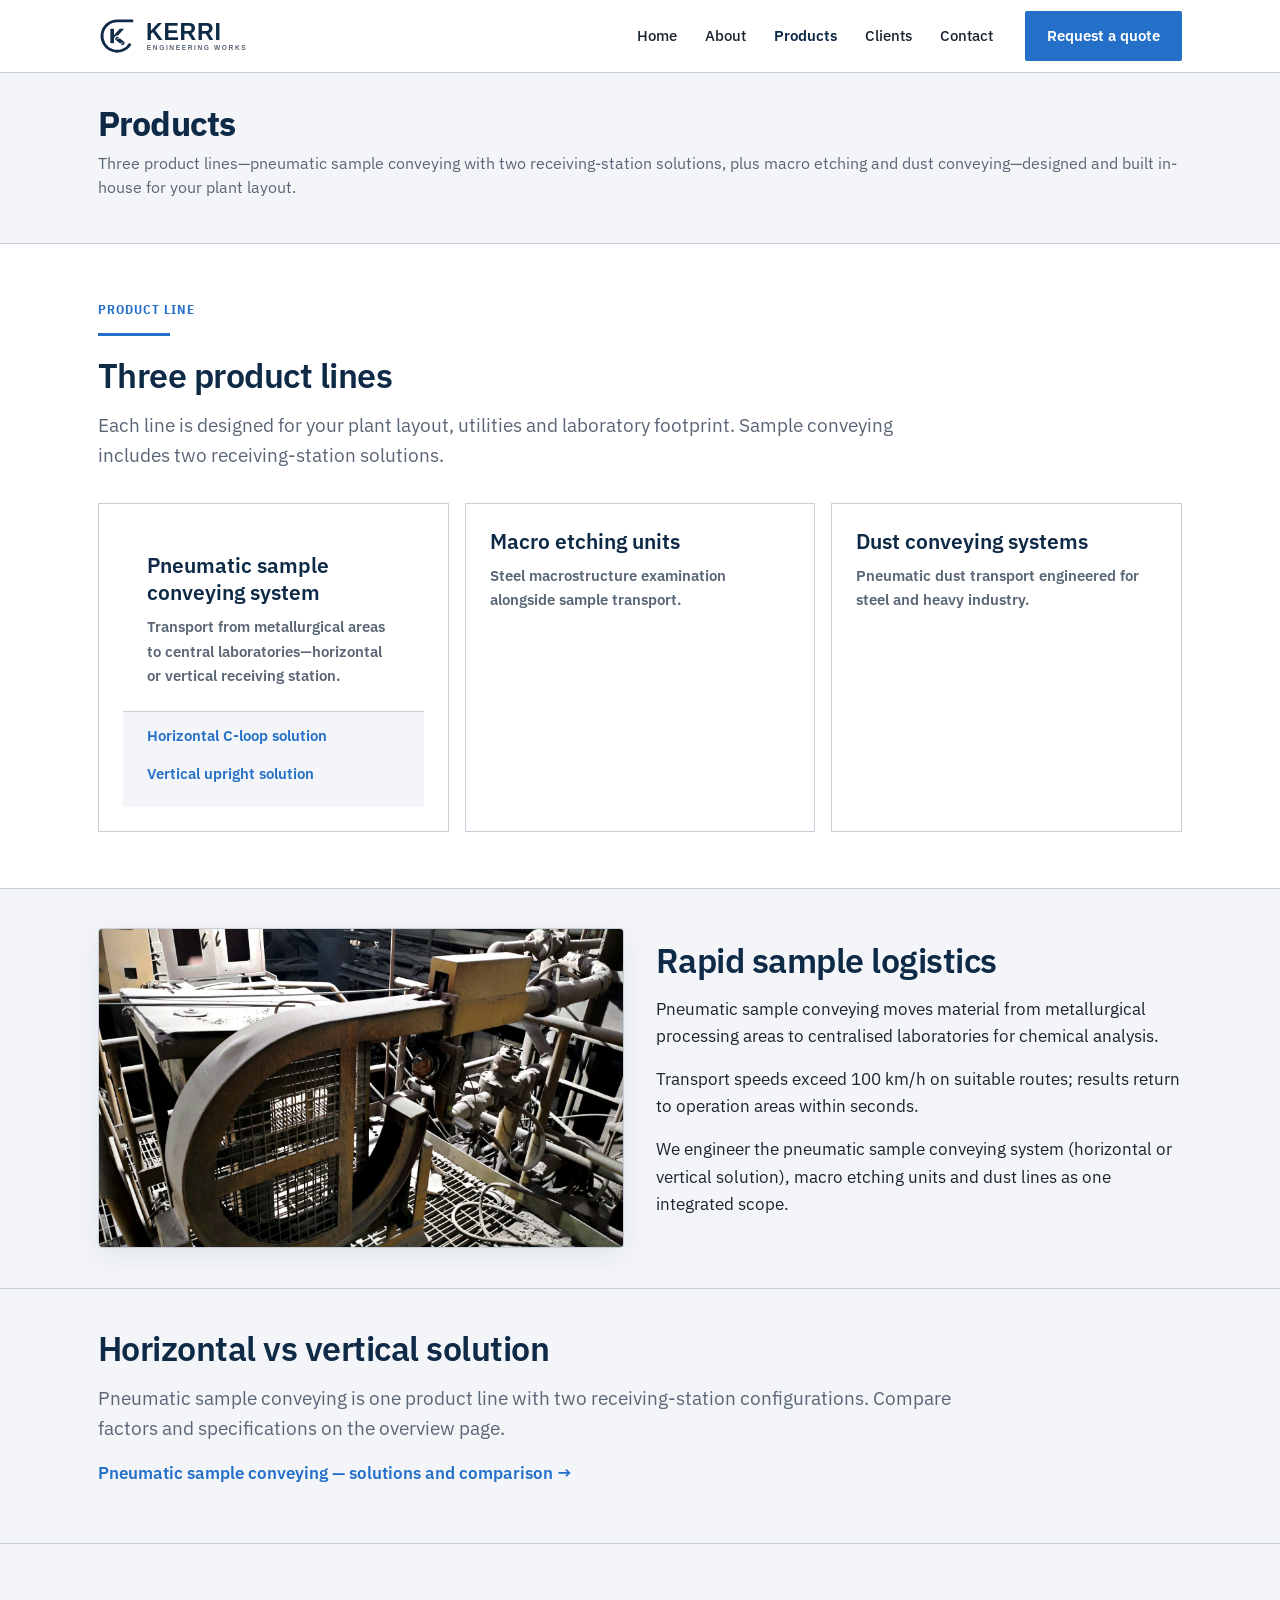
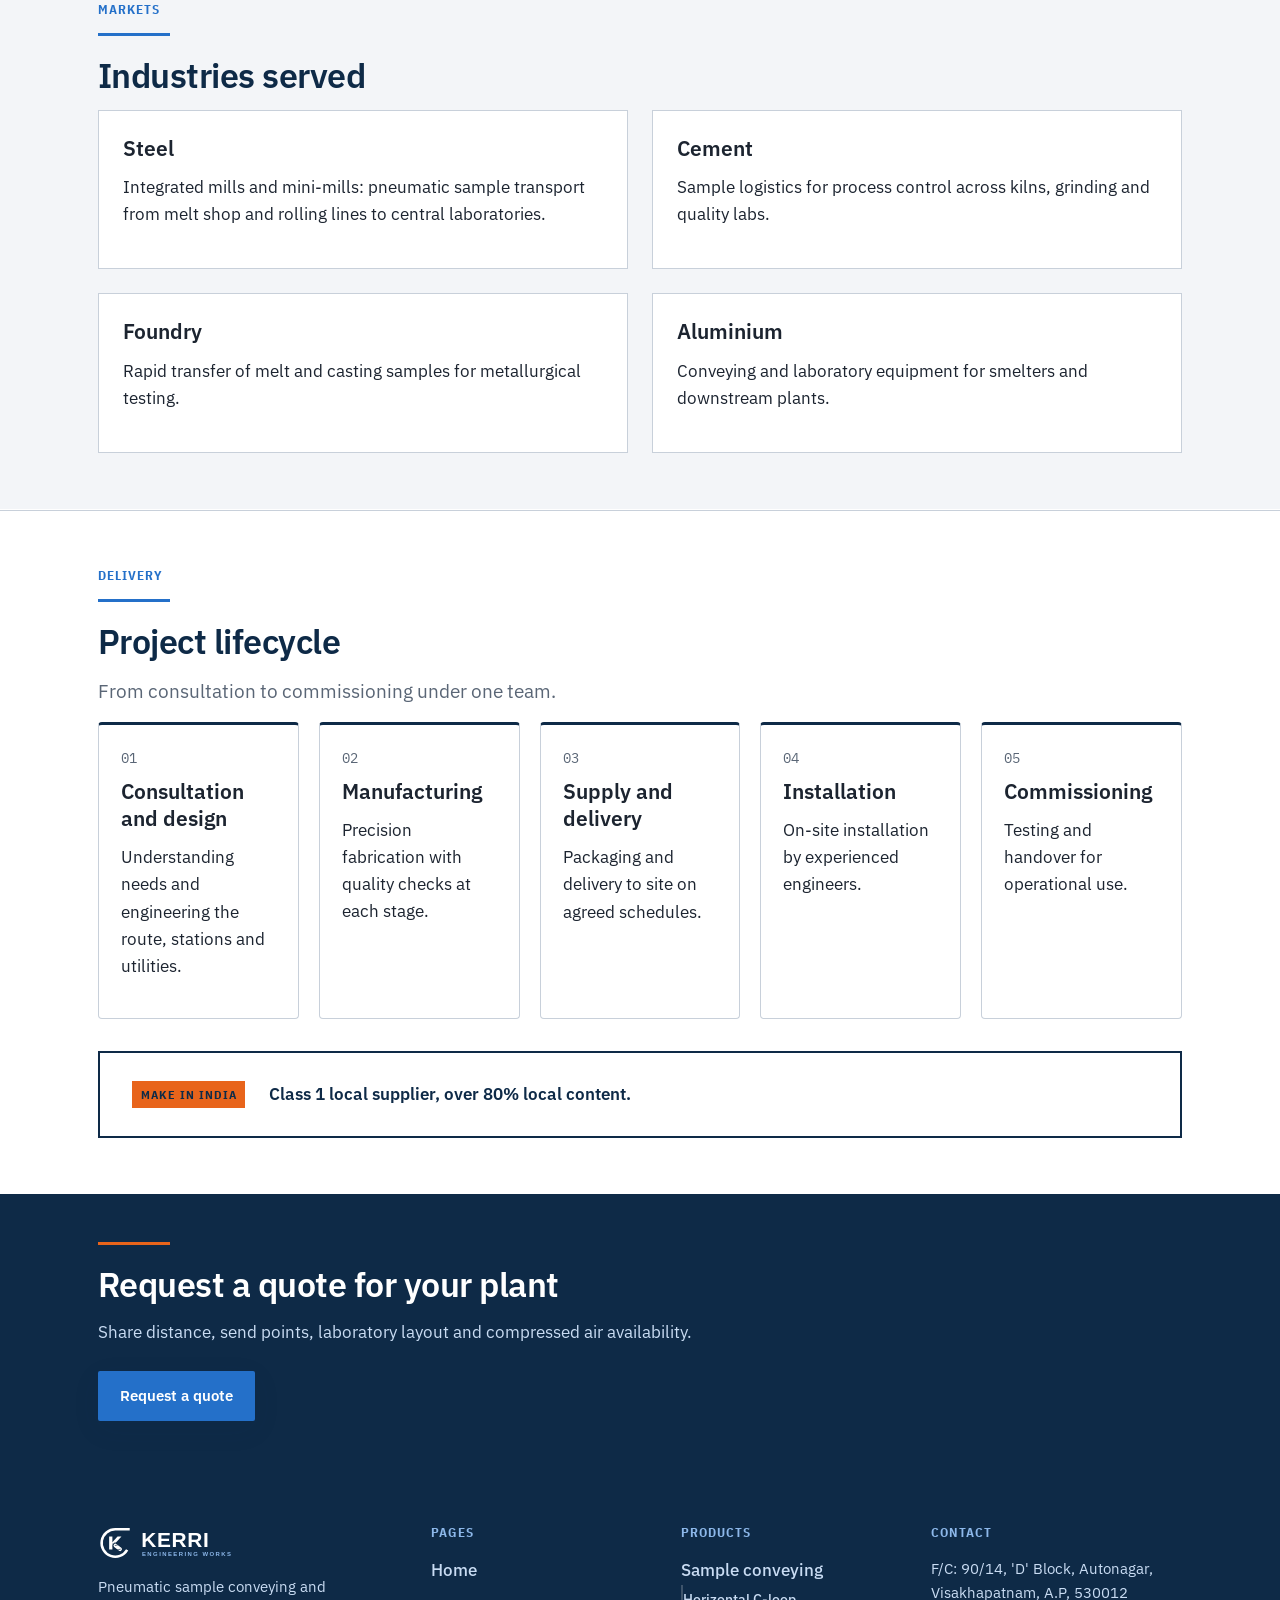
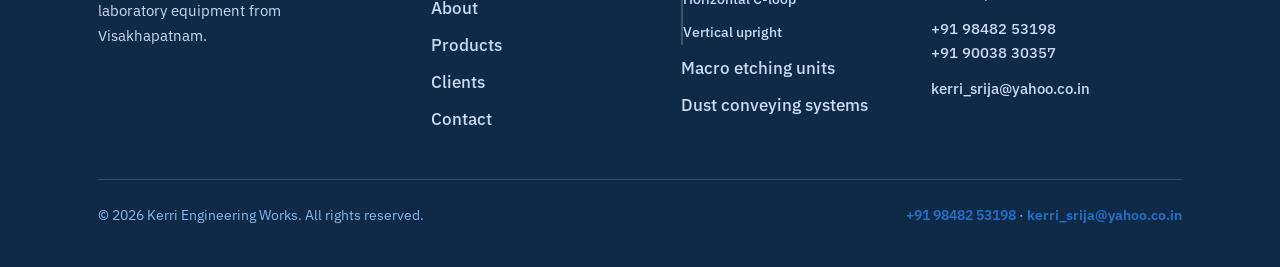
<file: kerri-engineering-website/products.html>
<!DOCTYPE html>
<html lang="en-IN">
<head>
  <meta charset="UTF-8">
  <meta name="viewport" content="width=device-width, initial-scale=1.0">
  <title>Products | Pneumatic sample conveying | Kerri Engineering Works</title>
  <meta name="description" content="Three product lines: pneumatic sample conveying (horizontal and vertical solutions), macro etching units and dust conveying systems for steel, cement, foundry and aluminium plants.">
  <meta name="robots" content="index, follow">
  <link rel="canonical" href="https://kerriengineeringworks.in/products.html">
  <meta property="og:title" content="Products | Kerri Engineering Works">
  <meta property="og:description" content="Sample transport systems designed for your plant layout, plus macro etching and dust conveying.">
  <meta property="og:url" content="https://kerriengineeringworks.in/products.html">
  <meta property="og:site_name" content="Kerri Engineering Works">
  <meta property="og:type" content="website">
  <meta property="og:image" content="https://kerriengineeringworks.in/images/og-image.png">
  <link rel="preconnect" href="https://fonts.googleapis.com">
  <link rel="preconnect" href="https://fonts.gstatic.com" crossorigin>
  <link href="https://fonts.googleapis.com/css2?family=IBM+Plex+Mono:wght@400;500&family=IBM+Plex+Sans+Condensed:wght@500;600;700&family=IBM+Plex+Sans:wght@400;500;600;700&display=swap" rel="stylesheet">
  <link rel="stylesheet" href="css/style.css">
  <link rel="icon" href="images/brand/kerri-mark-small-navy.svg" type="image/svg+xml">
  <link rel="icon" href="images/favicon-32.png" sizes="32x32" type="image/png">
  <link rel="apple-touch-icon" href="images/apple-touch-icon.png">
  <meta name="theme-color" content="#0E2A47">
</head>
<body>
  <a class="skip-link" href="#main">Skip to content</a>

  <header class="site-header" id="siteHeader">
    <div class="container header-inner">
      <a href="index.html" class="header-logo">
        <img src="images/brand/kerri-logo-horizontal-navy.svg" alt="Kerri Engineering Works" width="200" height="44">
      </a>
      <button class="nav-toggle" id="navToggle" type="button" aria-expanded="false" aria-controls="headerNav" aria-label="Open menu">
        <span></span><span></span><span></span>
      </button>
      <div class="header-nav" id="headerNav">
        <ul class="nav-list">
          <li><a href="index.html" class="nav-link">Home</a></li>
          <li><a href="about.html" class="nav-link">About</a></li>
          <li><a href="products.html" class="nav-link" aria-current="page">Products</a></li>
          <li><a href="clients.html" class="nav-link">Clients</a></li>
          <li><a href="contact.html" class="nav-link">Contact</a></li>
        </ul>
        <a href="contact.html" class="btn btn-primary header-cta">Request a quote</a>
      </div>
    </div>
  </header>

  <main id="main">
    <div class="page-hero page-hero--compact">
      <div class="container reveal">
        <h1 class="h1">Products</h1>
        <p class="lead">Three product lines—pneumatic sample conveying with two receiving-station solutions, plus macro etching and dust conveying—designed and built in-house for your plant layout.</p>
      </div>
    </div>

    <section class="section" id="product-line">
      <div class="container reveal">
        <p class="label label--blue">Product line</p>
        <span class="accent-rule" aria-hidden="true"></span>
        <h2 class="h2">Three product lines</h2>
        <p class="lead">Each line is designed for your plant layout, utilities and laboratory footprint. Sample conveying includes two receiving-station solutions.</p>
        <div class="product-hub product-hub--three">
          <article class="product-hub__card product-hub__card--group" aria-labelledby="hub-psc-title">
            <a class="product-hub__card-main" href="pneumatic-sample-conveying.html">
              <h3 class="h3" id="hub-psc-title">Pneumatic sample conveying system</h3>
              <p>Transport from metallurgical areas to central laboratories—horizontal or vertical receiving station.</p>
            </a>
            <ul class="product-hub__solutions">
              <li><a href="horizontal-system.html">Horizontal C-loop solution</a></li>
              <li><a href="vertical-system.html">Vertical upright solution</a></li>
            </ul>
          </article>
          <a class="product-hub__card" href="macro-etching.html">
            <h3 class="h3">Macro etching units</h3>
            <p>Steel macrostructure examination alongside sample transport.</p>
          </a>
          <a class="product-hub__card" href="dust-conveying.html">
            <h3 class="h3">Dust conveying systems</h3>
            <p>Pneumatic dust transport engineered for steel and heavy industry.</p>
          </a>
        </div>
      </div>
    </section>

    <section class="product-block section--mist">
      <div class="container split reveal">
        <div class="split__media">
          <img src="images/kew/horizontal-station-c-loop.jpg" alt="Horizontal C-loop sample receiving station in workshop" width="1200" height="800" loading="eager" decoding="async" fetchpriority="high">
        </div>
        <div>
          <h2 class="h2">Rapid sample logistics</h2>
          <p>Pneumatic sample conveying moves material from metallurgical processing areas to centralised laboratories for chemical analysis.</p>
          <p>Transport speeds exceed 100 km/h on suitable routes; results return to operation areas within seconds.</p>
          <p>We engineer the pneumatic sample conveying system (horizontal or vertical solution), macro etching units and dust lines as one integrated scope.</p>
        </div>
      </div>
    </section>

    <section class="product-block section--mist" id="system-choice">
      <div class="container reveal">
        <h2 class="h2">Horizontal vs vertical solution</h2>
        <p class="lead">Pneumatic sample conveying is one product line with two receiving-station configurations. Compare factors and specifications on the overview page.</p>
        <p><a href="pneumatic-sample-conveying.html" class="text-link">Pneumatic sample conveying — solutions and comparison</a></p>
      </div>
    </section>

    <section class="section section--mist" id="industries">
      <div class="container reveal">
        <p class="label label--blue">Markets</p>
        <span class="accent-rule" aria-hidden="true"></span>
        <h2 class="h2">Industries served</h2>
        <div class="sector-grid">
          <article class="sector-card">
            <h3 class="h3">Steel</h3>
            <p>Integrated mills and mini-mills: pneumatic sample transport from melt shop and rolling lines to central laboratories.</p>
          </article>
          <article class="sector-card">
            <h3 class="h3">Cement</h3>
            <p>Sample logistics for process control across kilns, grinding and quality labs.</p>
          </article>
          <article class="sector-card">
            <h3 class="h3">Foundry</h3>
            <p>Rapid transfer of melt and casting samples for metallurgical testing.</p>
          </article>
          <article class="sector-card">
            <h3 class="h3">Aluminium</h3>
            <p>Conveying and laboratory equipment for smelters and downstream plants.</p>
          </article>
        </div>
      </div>
    </section>

    <!-- Demo video hidden until a production asset is available
    <section class="product-block section--mist" id="demo-video">
      ...
    </section>
    -->

    <section class="section">
      <div class="container reveal">
        <p class="label label--blue">Delivery</p>
        <span class="accent-rule" aria-hidden="true"></span>
        <h2 class="h2">Project lifecycle</h2>
        <p class="lead">From consultation to commissioning under one team.</p>
        <div class="lifecycle-grid">
          <article class="lifecycle-step">
            <div class="step-num">01</div>
            <h3 class="h3">Consultation and design</h3>
            <p>Understanding needs and engineering the route, stations and utilities.</p>
          </article>
          <article class="lifecycle-step">
            <div class="step-num">02</div>
            <h3 class="h3">Manufacturing</h3>
            <p>Precision fabrication with quality checks at each stage.</p>
          </article>
          <article class="lifecycle-step">
            <div class="step-num">03</div>
            <h3 class="h3">Supply and delivery</h3>
            <p>Packaging and delivery to site on agreed schedules.</p>
          </article>
          <article class="lifecycle-step">
            <div class="step-num">04</div>
            <h3 class="h3">Installation</h3>
            <p>On-site installation by experienced engineers.</p>
          </article>
          <article class="lifecycle-step">
            <div class="step-num">05</div>
            <h3 class="h3">Commissioning</h3>
            <p>Testing and handover for operational use.</p>
          </article>
        </div>
        <div class="mii-band mii-band--spaced">
          <span class="mii-band__tag">Make in India</span>
          <p>Class 1 local supplier, over 80% local content.</p>
        </div>
      </div>
    </section>

    <section class="cta-band">
      <div class="container reveal">
        <span class="accent-rule accent-rule" aria-hidden="true"></span>
        <h2 class="h2">Request a quote for your plant</h2>
        <p>Share distance, send points, laboratory layout and compressed air availability.</p>
        <a href="contact.html" class="btn btn-primary">Request a quote</a>
      </div>
    </section>
  </main>

  <footer class="site-footer">
    <div class="container">
      <div class="footer-grid">
        <div class="footer-about">
          <a href="index.html" class="footer-logo">
            <img src="images/brand/kerri-logo-horizontal-white.svg" alt="Kerri Engineering Works" width="180" height="40">
          </a>
          <p>Pneumatic sample conveying and laboratory equipment from Visakhapatnam.</p>
        </div>
        <div>
          <h3>Pages</h3>
          <ul>
            <li><a href="index.html">Home</a></li>
            <li><a href="about.html">About</a></li>
            <li><a href="products.html">Products</a></li>
            <li><a href="clients.html">Clients</a></li>
            <li><a href="contact.html">Contact</a></li>
          </ul>
        </div>
        <div>
          <h3>Products</h3>
          <ul>
            <li class="footer-product-list__group">
              <a href="pneumatic-sample-conveying.html">Sample conveying</a>
              <ul class="footer-sublist">
                <li><a href="horizontal-system.html">Horizontal C-loop</a></li>
                <li><a href="vertical-system.html">Vertical upright</a></li>
              </ul>
            </li>
            <li><a href="macro-etching.html">Macro etching units</a></li>
            <li><a href="dust-conveying.html">Dust conveying systems</a></li>
          </ul>
        </div>
        <div>
          <h3>Contact</h3>
          <p>F/C: 90/14, 'D' Block, Autonagar,<br>Visakhapatnam, A.P, 530012</p>
          <p><a href="tel:+919848253198">+91 98482 53198</a><br><a href="tel:+919003830357">+91 90038 30357</a></p>
          <p><a href="mailto:kerri_srija@yahoo.co.in">kerri_srija@yahoo.co.in</a></p>
        </div>
      </div>
      <div class="footer-bottom">
        <p>&copy; 2026 Kerri Engineering Works. All rights reserved.</p>
        <p><a href="tel:+919848253198">+91 98482 53198</a> · <a href="mailto:kerri_srija@yahoo.co.in">kerri_srija@yahoo.co.in</a></p>
      </div>
    </div>
  </footer>

  <script src="js/main.js"></script>
</body>
</html>
</file>
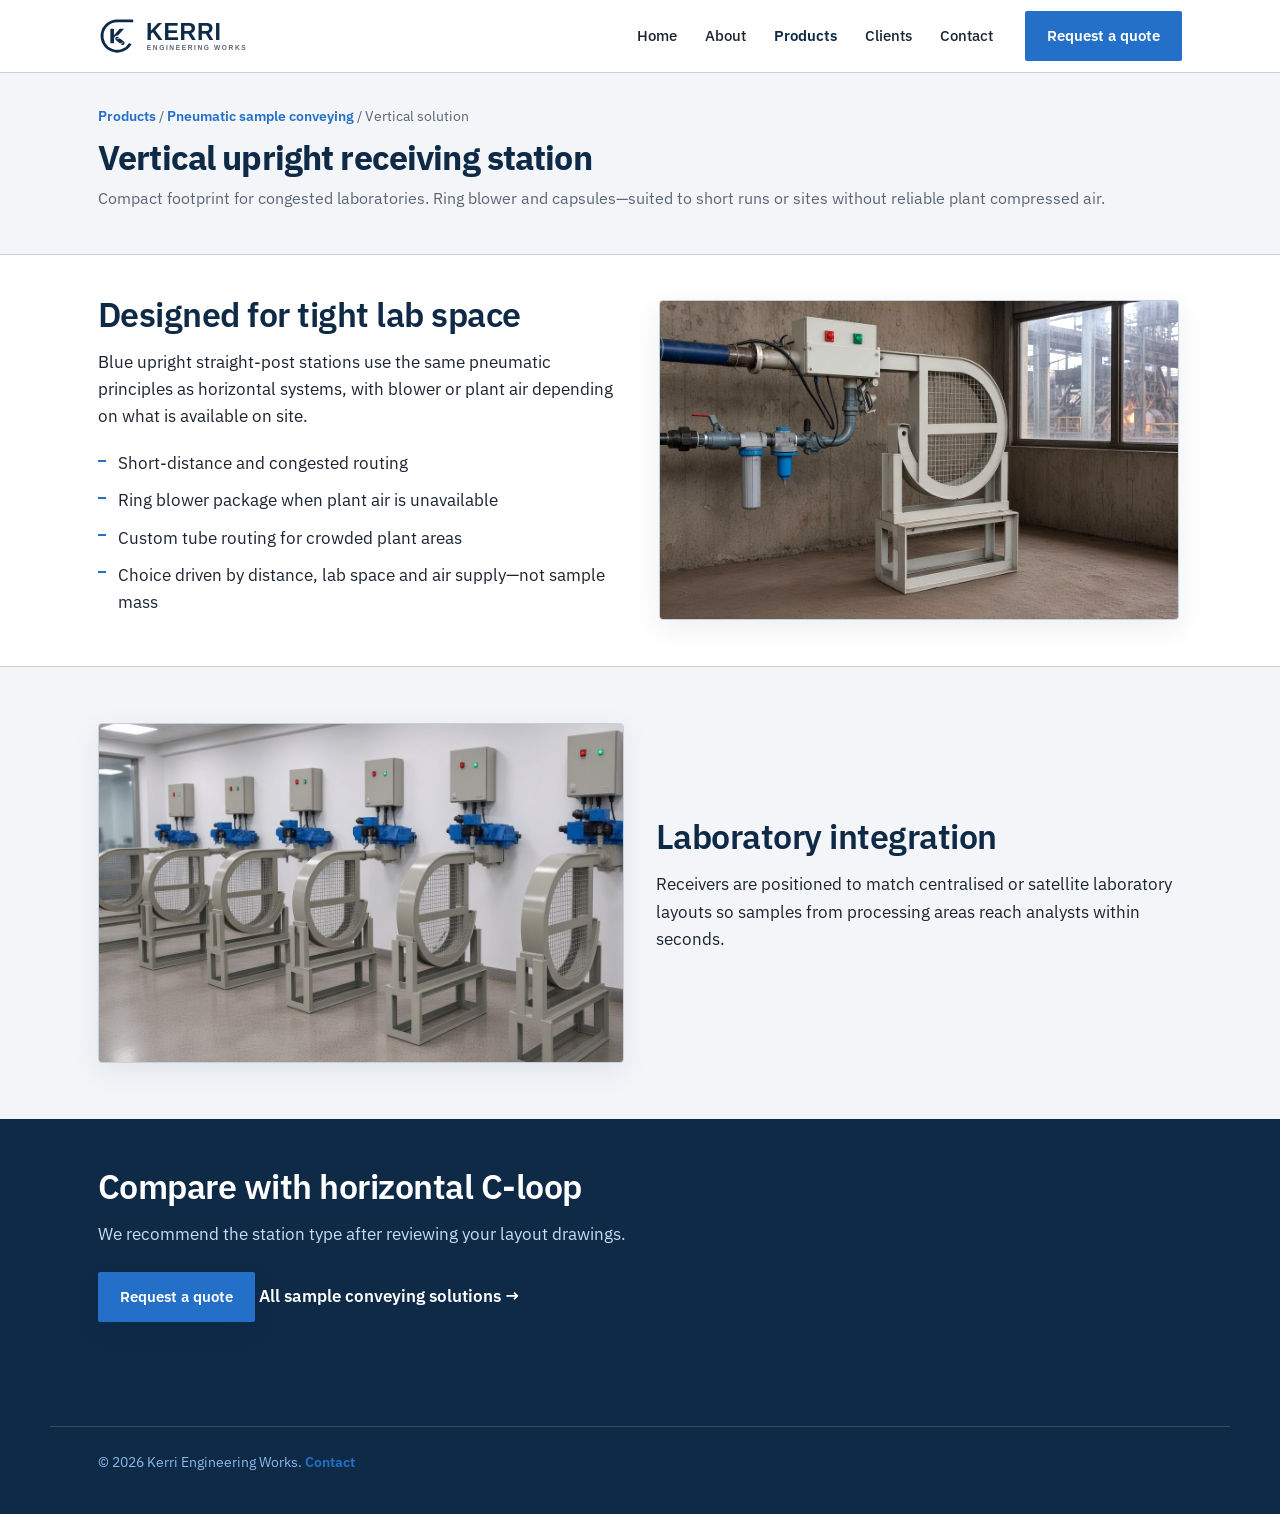
<file: kerri-engineering-website/vertical-system.html>
<!DOCTYPE html>
<html lang="en-IN">
<head>
  <meta charset="UTF-8">
  <meta name="viewport" content="width=device-width, initial-scale=1.0">
  <title>Vertical upright sample station | Kerri Engineering Works</title>
  <meta name="description" content="Vertical pneumatic sample transport with upright receiving stations and ring blower. Compact layouts for congested laboratories. Kerri Engineering Works.">
  <link rel="canonical" href="https://kerriengineeringworks.in/vertical-system.html">
  <meta name="theme-color" content="#0E2A47">
  <link rel="preconnect" href="https://fonts.googleapis.com">
  <link rel="preconnect" href="https://fonts.gstatic.com" crossorigin>
  <link href="https://fonts.googleapis.com/css2?family=IBM+Plex+Mono:wght@400;500&family=IBM+Plex+Sans+Condensed:wght@500;600;700&family=IBM+Plex+Sans:wght@400;500;600;700&display=swap" rel="stylesheet">
  <link rel="stylesheet" href="css/style.css">
  <link rel="icon" href="images/brand/kerri-mark-small-navy.svg" type="image/svg+xml">
</head>
<body>
  <a class="skip-link" href="#main">Skip to content</a>
  <header class="site-header" id="siteHeader">
    <div class="container header-inner">
      <a href="index.html" class="header-logo"><img src="images/brand/kerri-logo-horizontal-navy.svg" alt="Kerri Engineering Works" width="200" height="44"></a>
      <button class="nav-toggle" id="navToggle" type="button" aria-expanded="false" aria-controls="headerNav" aria-label="Open menu"><span></span><span></span><span></span></button>
      <div class="header-nav" id="headerNav">
        <ul class="nav-list">
          <li><a href="index.html" class="nav-link">Home</a></li>
          <li><a href="about.html" class="nav-link">About</a></li>
          <li><a href="products.html" class="nav-link" aria-current="page">Products</a></li>
          <li><a href="clients.html" class="nav-link">Clients</a></li>
          <li><a href="contact.html" class="nav-link">Contact</a></li>
        </ul>
        <a href="contact.html" class="btn btn-primary header-cta">Request a quote</a>
      </div>
    </div>
  </header>
  <main id="main">
    <div class="page-hero page-hero--compact">
      <div class="container">
        <p class="crumb"><a href="products.html">Products</a> / <a href="pneumatic-sample-conveying.html">Pneumatic sample conveying</a> / Vertical solution</p>
        <h1 class="h1">Vertical upright receiving station</h1>
        <p class="lead">Compact footprint for congested laboratories. Ring blower and capsules—suited to short runs or sites without reliable plant compressed air.</p>
      </div>
    </div>
    <section class="product-block">
      <div class="container split split--reverse reveal">
        <div class="split__media split__media--card">
          <!-- TEMP PHOTO: replace (CF meltshop-station) -->
          <img class="img-lifted" src="images/kew/vertical-station-meltshop.jpg" alt="Vertical sample station at melt shop" width="800" height="600" loading="eager" decoding="async">
        </div>
        <div>
          <h2 class="h2">Designed for tight lab space</h2>
          <p>Blue upright straight-post stations use the same pneumatic principles as horizontal systems, with blower or plant air depending on what is available on site.</p>
          <ul class="feature-list">
            <li>Short-distance and congested routing</li>
            <li>Ring blower package when plant air is unavailable</li>
            <li>Custom tube routing for crowded plant areas</li>
            <li>Choice driven by distance, lab space and air supply—not sample mass</li>
          </ul>
        </div>
      </div>
    </section>
    <section class="section section--mist">
      <div class="container split reveal">
        <div class="split__media">
          <!-- TEMP PHOTO: replace (CF lab-stations) -->
          <img src="images/kew/lab-stations-quality.jpg" alt="Laboratory receiving stations on wall" width="1200" height="800" loading="lazy" decoding="async">
        </div>
        <div>
          <h2 class="h2">Laboratory integration</h2>
          <p>Receivers are positioned to match centralised or satellite laboratory layouts so samples from processing areas reach analysts within seconds.</p>
        </div>
      </div>
    </section>
    <section class="cta-band">
      <div class="container reveal">
        <h2 class="h2">Compare with horizontal C-loop</h2>
        <p>We recommend the station type after reviewing your layout drawings.</p>
        <a href="contact.html" class="btn btn-primary">Request a quote</a>
        <a href="pneumatic-sample-conveying.html" class="text-link text-link--on-dark">All sample conveying solutions</a>
      </div>
    </section>
  </main>
  <footer class="site-footer">
    <div class="container footer-bottom"><p>&copy; 2026 Kerri Engineering Works. <a href="contact.html">Contact</a></p></div>
  </footer>
  <script src="js/main.js"></script>
</body>
</html>
</file>
<file: kerri-engineering-website/css/style.css>
/* Kerri Engineering Works — brand kit v2.0
   UI colours MUST use --kew-* tokens only (see docs/Kerri-Brand-Guidelines.md).
   Layout polish references other sites; never import non-Kerri palette hues. */

:root {
  --kew-white: #ffffff;
  --kew-navy: #0e2a47;
  --kew-blue: #2470c9;
  --kew-sky: #e6f0fb;
  --kew-molten: #e8641b;
  --kew-graphite: #1c2430;
  --kew-steel: #5a6676;
  --kew-alloy: #c8d0da;
  --kew-mist: #f3f5f8;
  --kew-navy-text-on-dark: #c9dcf3;
  --kew-label-on-dark: #8db8ea;
  --kew-font: "IBM Plex Sans", "Segoe UI", "Helvetica Neue", Arial, sans-serif;
  --kew-font-condensed: "IBM Plex Sans Condensed", "Arial Narrow", "IBM Plex Sans",
    sans-serif;
  --kew-mono: "IBM Plex Mono", Consolas, "Courier New", monospace;
  --container: 1180px;
  --gutter: 24px;
  --margin: 48px;
  --section-pad: 88px;
  --section-pad-m: 56px;
  --ease: cubic-bezier(0.2, 0, 0, 1);
  --radius: 2px;
  --radius-lg: 4px;
  --shadow-soft: 0 8px 28px var(--kew-shadow-tint);
  --shadow-hover: 0 14px 40px var(--kew-shadow-tint-strong);
  --header-height: 76px;
  --hero-overlay: rgba(14, 42, 71, 0.82);
  --kew-overlay-hero-mid: rgba(14, 42, 71, 0.72);
  --kew-overlay-hero-light: rgba(14, 42, 71, 0.55);
  --kew-border-on-dark: rgba(255, 255, 255, 0.12);
  --kew-border-on-dark-soft: rgba(255, 255, 255, 0.2);
  --kew-ghost-border: rgba(255, 255, 255, 0.65);
  --kew-ghost-hover: rgba(255, 255, 255, 0.1);
  --kew-shadow-tint: rgba(14, 42, 71, 0.08);
  --kew-shadow-tint-strong: rgba(14, 42, 71, 0.12);
  --kew-shadow-tint-subtle: rgba(14, 42, 71, 0.04);
}

*,
*::before,
*::after {
  box-sizing: border-box;
}

html {
  scroll-behavior: smooth;
}

body {
  margin: 0;
  font-family: var(--kew-font);
  font-size: 17px;
  line-height: 1.6;
  color: var(--kew-graphite);
  background: var(--kew-white);
  -webkit-font-smoothing: antialiased;
}

img {
  max-width: 100%;
  height: auto;
  display: block;
}

a {
  color: var(--kew-blue);
  text-decoration: none;
  font-weight: 600;
}

a:hover {
  color: var(--kew-navy);
  text-decoration: underline;
}

a:focus-visible,
button:focus-visible,
.btn:focus-visible {
  outline: 2px solid var(--kew-blue);
  outline-offset: 2px;
}

.container {
  width: 100%;
  max-width: var(--container);
  margin: 0 auto;
  padding-left: var(--margin);
  padding-right: var(--margin);
}

@media (max-width: 768px) {
  .container {
    padding-left: 20px;
    padding-right: 20px;
  }
}

/* Typography */
.label {
  font-family: var(--kew-font-condensed);
  font-size: 13px;
  font-weight: 700;
  letter-spacing: 0.08em;
  text-transform: uppercase;
  color: var(--kew-steel);
  margin: 0 0 12px;
}

.label--blue {
  color: var(--kew-blue);
}

.display {
  font-size: clamp(2.5rem, 5vw, 4rem);
  line-height: 1.05;
  font-weight: 700;
  letter-spacing: -0.03em;
  color: var(--kew-navy);
  margin: 0 0 20px;
}

h1,
.h1 {
  font-size: clamp(2rem, 4vw, 2.75rem);
  line-height: 1.05;
  font-weight: 700;
  letter-spacing: -0.025em;
  color: var(--kew-navy);
  margin: 0 0 16px;
}

h2,
.h2 {
  font-size: clamp(1.625rem, 3.2vw, 2.125rem);
  line-height: 1.12;
  font-weight: 600;
  letter-spacing: -0.015em;
  color: var(--kew-navy);
  margin: 0 0 16px;
}

h3,
.h3 {
  font-size: 1.3125rem;
  line-height: 1.3;
  font-weight: 600;
  color: var(--kew-graphite);
  margin: 0 0 12px;
}

.lead {
  font-size: 19px;
  line-height: 1.6;
  color: var(--kew-steel);
  margin: 0 0 16px;
  max-width: min(78ch, 100%);
}

p {
  margin: 0 0 16px;
  max-width: min(78ch, 100%);
}

.prose-wide,
.container--prose > p,
.container--prose .lead {
  max-width: min(78ch, 100%);
}

.page-hero .container > .lead,
.page-hero .lead {
  max-width: none;
  width: 100%;
}

.section-row {
  display: grid;
  grid-template-columns: minmax(0, 1fr) minmax(0, 2.2fr);
  gap: clamp(24px, 4vw, 48px);
  align-items: start;
  width: 100%;
}

.section-row__title {
  margin: 0;
  max-width: none;
}

.section-row__body {
  margin: 0;
  max-width: none;
  width: 100%;
}

@media (max-width: 768px) {
  .section-row {
    grid-template-columns: 1fr;
  }
}

.clients-feature p.clients-feature__reach,
.clients-feature p.clients-feature__kicker,
.clients-feature__intro p,
.clients-feature .clients-feature__industries,
.clients-feature .clients-feature__industries p {
  max-width: none;
  width: 100%;
  margin-inline: auto;
  text-align: center;
}

.clients-feature__industries {
  display: block;
  width: 100%;
  max-width: 100%;
  margin-inline: auto;
  text-align: center;
}

.data-lg {
  font-family: var(--kew-mono);
  font-size: 28px;
  font-weight: 500;
  line-height: 1.1;
  color: var(--kew-navy);
}

/* Header */
.site-header {
  position: sticky;
  top: 0;
  z-index: 100;
  background: var(--kew-white);
  border-bottom: 1px solid var(--kew-alloy);
}

.header-inner {
  display: flex;
  align-items: center;
  justify-content: space-between;
  gap: 24px;
  min-height: 72px;
}

.header-logo img {
  height: 40px;
  width: auto;
}

.header-nav {
  display: flex;
  align-items: center;
  gap: 32px;
}

.nav-list {
  display: flex;
  align-items: center;
  gap: 28px;
  list-style: none;
  margin: 0;
  padding: 0;
}

.nav-link {
  font-size: 15px;
  font-weight: 500;
  color: var(--kew-graphite);
  text-decoration: none;
}

.nav-link:hover,
.nav-link[aria-current="page"] {
  color: var(--kew-navy);
  text-decoration: none;
}

.nav-link[aria-current="page"] {
  font-weight: 600;
}

.nav-toggle {
  display: none;
  flex-direction: column;
  justify-content: center;
  gap: 6px;
  width: 44px;
  height: 44px;
  padding: 0;
  border: 1px solid var(--kew-alloy);
  background: var(--kew-white);
  border-radius: var(--radius);
  cursor: pointer;
}

.nav-toggle span {
  display: block;
  width: 22px;
  height: 2px;
  margin: 0 auto;
  background: var(--kew-navy);
  transition: transform 0.3s var(--ease), opacity 0.3s var(--ease);
}

@media (max-width: 900px) {
  .nav-toggle {
    display: flex;
  }

  .header-nav {
    position: fixed;
    inset: 72px 0 auto 0;
    flex-direction: column;
    align-items: stretch;
    gap: 0;
    background: var(--kew-white);
    border-bottom: 1px solid var(--kew-alloy);
    padding: 16px 20px 24px;
    transform: translateY(-120%);
    opacity: 0;
    visibility: hidden;
    transition: transform 0.3s var(--ease), opacity 0.3s var(--ease),
      visibility 0.3s;
  }

  .header-nav.is-open {
    transform: translateY(0);
    opacity: 1;
    visibility: visible;
  }

  .nav-list {
    flex-direction: column;
    align-items: flex-start;
    gap: 0;
    width: 100%;
  }

  .nav-list li {
    width: 100%;
    border-bottom: 1px solid var(--kew-mist);
  }

  .nav-link {
    display: block;
    padding: 14px 0;
    min-height: 44px;
  }

  .header-cta {
    width: 100%;
    text-align: center;
    margin-top: 16px;
  }
}

/* Buttons */
.btn {
  display: inline-flex;
  align-items: center;
  justify-content: center;
  min-height: 44px;
  padding: 13px 22px;
  font-size: 15px;
  font-weight: 600;
  border-radius: var(--radius);
  border: none;
  cursor: pointer;
  text-decoration: none;
  transition: background 0.3s var(--ease), color 0.3s var(--ease),
    border-color 0.3s var(--ease);
}

.btn-primary {
  background: var(--kew-blue);
  color: var(--kew-white) !important;
  text-decoration: none;
}

.btn-primary:hover {
  background: var(--kew-navy);
  color: var(--kew-white) !important;
  text-decoration: none;
}

.btn-secondary {
  background: var(--kew-white);
  color: var(--kew-navy) !important;
  border: 1px solid var(--kew-navy);
  text-decoration: none;
}

.btn-secondary:hover {
  background: var(--kew-mist);
  text-decoration: none;
}

.text-link {
  font-weight: 600;
  color: var(--kew-blue);
  text-decoration: none;
}

.text-link::after {
  content: " →";
}

.text-link:hover {
  color: var(--kew-navy);
  text-decoration: underline;
}

/* Sections */
.section {
  padding: var(--section-pad) 0;
  position: relative;
}

.section + .section {
  border-top: 1px solid transparent;
}

.section--mist + .section:not(.section--mist):not(.section--navy):not(.stats-band):not(.cta-band),
.section:not(.section--mist):not(.section--navy) + .section--mist {
  box-shadow: inset 0 1px 0 var(--kew-alloy);
}

.section--mist {
  background: var(--kew-mist);
}

.section--navy {
  background: var(--kew-navy);
  color: var(--kew-white);
}

.section--navy .h2,
.section--navy h2 {
  color: var(--kew-white);
}

.section--navy p {
  color: var(--kew-navy-text-on-dark);
}

.section-header {
  margin-bottom: 40px;
}

.section-header--center {
  text-align: left;
}

@media (min-width: 769px) {
  .section-header--center {
    max-width: 640px;
  }
}

/* Page intro */
.page-intro {
  padding: 56px 0 40px;
  border-bottom: 1px solid var(--kew-alloy);
}

/* Hero */
.hero {
  padding: var(--section-pad) 0 var(--section-pad-m);
}

.hero-grid {
  display: grid;
  grid-template-columns: 1fr 1fr;
  gap: 48px;
  align-items: center;
}

.hero-media {
  border: 1px solid var(--kew-alloy);
  background: var(--kew-mist);
}

.hero-media img {
  width: 100%;
  aspect-ratio: 4 / 3;
  object-fit: cover;
}

@media (max-width: 900px) {
  .hero-grid {
    grid-template-columns: 1fr;
  }

  .hero {
    padding-top: var(--section-pad-m);
  }
}

/* Stats row */
.stats-row {
  display: grid;
  grid-template-columns: repeat(4, 1fr);
  gap: 0;
  border-top: 1px solid var(--kew-alloy);
  border-bottom: 1px solid var(--kew-alloy);
}

.stat-cell {
  padding: 32px 24px;
  border-right: 1px solid var(--kew-alloy);
  text-align: left;
}

.stat-cell:last-child {
  border-right: none;
}

.stat-cell .data-lg {
  display: block;
  margin-bottom: 8px;
}

.stat-cell .molten-bar {
  width: 32px;
  height: 4px;
  background: var(--kew-molten);
  margin-bottom: 12px;
}

.stat-cell .stat-desc {
  font-size: 14px;
  color: var(--kew-steel);
  margin: 0;
}

@media (max-width: 768px) {
  .stats-row {
    grid-template-columns: 1fr 1fr;
  }

  .stat-cell:nth-child(2) {
    border-right: none;
  }

  .stat-cell:nth-child(1),
  .stat-cell:nth-child(2) {
    border-bottom: 1px solid var(--kew-alloy);
  }
}

/* Grid layouts */
.two-col {
  display: grid;
  grid-template-columns: 1fr 1fr;
  gap: 48px;
  align-items: start;
}

.three-col {
  display: grid;
  grid-template-columns: repeat(3, 1fr);
  gap: 24px;
}

@media (max-width: 900px) {
  .two-col,
  .three-col {
    grid-template-columns: 1fr;
  }
}

/* Product cards */
.product-card {
  border: 1px solid var(--kew-alloy);
  background: var(--kew-white);
  display: flex;
  flex-direction: column;
  height: 100%;
}

.product-card__media {
  background: var(--kew-mist);
  border-bottom: 1px solid var(--kew-alloy);
  aspect-ratio: 4 / 3;
  overflow: hidden;
}

.product-card__media img {
  width: 100%;
  height: 100%;
  min-height: 320px;
  object-fit: cover;
  display: block;
}

.product-card__body {
  padding: 24px;
  flex: 1;
  display: flex;
  flex-direction: column;
}

.product-card__body .text-link {
  margin-top: auto;
  padding-top: 16px;
}

/* Callout */
.callout {
  background: var(--kew-sky);
  padding: 24px 28px;
  border: 1px solid var(--kew-alloy);
}

.callout p:last-child {
  margin-bottom: 0;
  color: var(--kew-navy);
  font-size: 18px;
}

/* MII badge */
.mii-band {
  display: flex;
  flex-wrap: wrap;
  align-items: center;
  gap: 24px;
  padding: 28px 32px;
  border: 2px solid var(--kew-navy);
  background: var(--kew-white);
}

.mii-band__tag {
  font-family: var(--kew-font-condensed);
  font-size: 12px;
  font-weight: 700;
  letter-spacing: 0.08em;
  text-transform: uppercase;
  padding: 4px 9px;
  background: var(--kew-molten);
  color: var(--kew-navy);
}

.mii-band p {
  margin: 0;
  font-weight: 600;
  color: var(--kew-navy);
}

/* Clients strip */
.clients-strip {
  display: flex;
  flex-wrap: wrap;
  gap: 12px 24px;
  align-items: center;
  padding: 24px 0;
  border-top: 1px solid var(--kew-alloy);
  border-bottom: 1px solid var(--kew-alloy);
}

.client-name {
  font-family: var(--kew-mono);
  font-size: 14px;
  font-weight: 500;
  color: var(--kew-navy);
}

.client-name--muted {
  color: var(--kew-steel);
}

.clients-strip__note {
  margin: 20px 0 0;
  font-size: 1.0625rem;
  font-weight: 500;
  color: var(--kew-navy);
}

.section--navy .clients-strip__note {
  color: rgba(255, 255, 255, 0.92);
}

/* Photo strip */
.photo-strip {
  display: grid;
  grid-template-columns: repeat(3, 1fr);
  gap: 16px;
}

.photo-strip__item {
  border: 1px solid var(--kew-alloy);
  overflow: hidden;
}

.photo-strip__item img {
  width: 100%;
  aspect-ratio: 4 / 3;
  object-fit: cover;
}

@media (max-width: 768px) {
  .photo-strip {
    grid-template-columns: 1fr;
  }
}

/* CTA band */
.cta-band {
  padding: 64px 0;
  background: var(--kew-navy);
  text-align: left;
}

.cta-band .h2 {
  color: var(--kew-white);
}

.cta-band p {
  color: var(--kew-navy-text-on-dark);
  margin-bottom: 24px;
}

/* Product detail */
.product-block {
  padding: var(--section-pad) 0;
  border-bottom: 1px solid var(--kew-alloy);
}

.product-block:last-of-type {
  border-bottom: none;
}

.feature-list {
  list-style: none;
  padding: 0;
  margin: 20px 0 0;
}

.feature-list li {
  position: relative;
  padding-left: 20px;
  margin-bottom: 10px;
  color: var(--kew-graphite);
}

.feature-list li::before {
  content: "";
  position: absolute;
  left: 0;
  top: 0.55em;
  width: 8px;
  height: 2px;
  background: var(--kew-blue);
}

/* Comparison table */
.spec-table {
  width: 100%;
  border-collapse: collapse;
  font-size: 15px;
  margin-top: 24px;
}

.spec-table th {
  font-family: var(--kew-font-condensed);
  font-size: 13px;
  font-weight: 700;
  letter-spacing: 0.08em;
  text-transform: uppercase;
  text-align: left;
  color: var(--kew-steel);
  padding: 12px 16px 12px 0;
  border-bottom: 2px solid var(--kew-navy);
}

.spec-table td {
  padding: 14px 16px 14px 0;
  border-bottom: 1px solid var(--kew-alloy);
  vertical-align: top;
}

.spec-table td:last-child,
.spec-table th:last-child {
  padding-right: 0;
}

.spec-table .mono {
  font-family: var(--kew-mono);
  text-align: right;
}

/* Video placeholder */
.video-slot {
  border: 1px dashed var(--kew-alloy);
  background: var(--kew-mist);
  aspect-ratio: 16 / 9;
  display: flex;
  flex-direction: column;
  align-items: flex-start;
  justify-content: center;
  padding: 32px;
  gap: 8px;
}

.video-slot__label {
  font-family: var(--kew-font-condensed);
  font-size: 12px;
  font-weight: 700;
  letter-spacing: 0.08em;
  text-transform: uppercase;
  color: var(--kew-blue);
}

.video-slot p {
  margin: 0;
  color: var(--kew-steel);
  font-size: 14px;
}

/* Lifecycle */
.lifecycle-grid {
  display: grid;
  grid-template-columns: repeat(5, 1fr);
  gap: 20px;
}

.lifecycle-step {
  border-top: 2px solid var(--kew-navy);
  padding-top: 16px;
}

.lifecycle-step .step-num {
  font-family: var(--kew-mono);
  font-size: 14px;
  color: var(--kew-steel);
  margin-bottom: 8px;
}

@media (max-width: 900px) {
  .lifecycle-grid {
    grid-template-columns: 1fr;
  }
}

/* About */
.leader-block {
  display: grid;
  grid-template-columns: 200px 1fr;
  gap: 40px;
  align-items: start;
}

.leader-block img {
  width: 200px;
  height: 200px;
  object-fit: cover;
  border: 1px solid var(--kew-alloy);
}

.leader-title {
  font-size: 14px;
  color: var(--kew-steel);
  display: block;
  margin-bottom: 16px;
}

@media (max-width: 600px) {
  .leader-block {
    grid-template-columns: 1fr;
  }
}

.process-grid {
  display: grid;
  grid-template-columns: repeat(4, 1fr);
  gap: 24px;
}

.process-step {
  border: 1px solid var(--kew-alloy);
  padding: 24px;
  background: var(--kew-white);
}

.process-step .step-num {
  font-family: var(--kew-mono);
  font-size: 14px;
  color: var(--kew-blue);
  margin-bottom: 12px;
}

@media (max-width: 900px) {
  .process-grid {
    grid-template-columns: 1fr;
  }
}

.industry-list {
  display: grid;
  grid-template-columns: repeat(2, 1fr);
  gap: 24px;
}

.industry-item {
  padding: 20px 0;
  border-bottom: 1px solid var(--kew-alloy);
}

@media (max-width: 600px) {
  .industry-list {
    grid-template-columns: 1fr;
  }
}

/* Contact */
.contact-grid {
  display: grid;
  grid-template-columns: 1fr 1fr;
  gap: 48px;
  align-items: start;
}

.contact-detail {
  display: flex;
  gap: 16px;
  margin-bottom: 28px;
}

.contact-detail svg {
  flex-shrink: 0;
  stroke: var(--kew-steel);
}

@media (min-width: 901px) {
  .two-col--media-first .two-col__media {
    order: -1;
  }
}

.contact-detail h3 {
  font-size: 15px;
  margin-bottom: 6px;
}

.contact-detail p {
  margin: 0;
  font-size: 15px;
}

.hubspot-wrap {
  border: 1px solid var(--kew-alloy);
  padding: 24px;
  background: var(--kew-white);
  min-height: 480px;
  border-radius: var(--radius-lg);
  box-shadow: var(--shadow-soft);
}

.hubspot-wrap__title {
  margin: 0 0 16px;
  color: var(--kew-navy);
}

.hubspot-wrap__target {
  min-height: 420px;
}

.hubspot-wrap__target iframe {
  width: 100% !important;
}

.map-wrap {
  border: 1px solid var(--kew-alloy);
  overflow: hidden;
}

.map-wrap iframe {
  display: block;
  width: 100%;
  height: 400px;
  border: 0;
}

@media (max-width: 900px) {
  .contact-grid {
    grid-template-columns: 1fr;
  }
}

/* Footer */
.site-footer {
  background: var(--kew-navy);
  color: var(--kew-navy-text-on-dark);
  padding: 56px 0 24px;
}

.footer-grid {
  display: grid;
  grid-template-columns: 1.4fr 1fr 1fr 1.2fr;
  gap: 40px;
  margin-bottom: 40px;
}

.footer-grid a {
  color: var(--kew-navy-text-on-dark);
  font-weight: 500;
  text-decoration: none;
}

.footer-grid a:hover {
  color: var(--kew-white);
  text-decoration: underline;
}

.footer-logo img {
  height: 36px;
  width: auto;
  margin-bottom: 14px;
}

.footer-grid h3 {
  font-size: 13px;
  font-family: var(--kew-font-condensed);
  font-weight: 700;
  letter-spacing: 0.08em;
  text-transform: uppercase;
  color: var(--kew-label-on-dark);
  margin: 0 0 16px;
}

.footer-grid ul {
  list-style: none;
  padding: 0;
  margin: 0;
}

.footer-grid li {
  margin-bottom: 10px;
}

.footer-grid p {
  font-size: 15px;
  color: var(--kew-navy-text-on-dark);
  margin-bottom: 12px;
}

.footer-bottom {
  padding-top: 24px;
  border-top: 1px solid rgba(255, 255, 255, 0.15);
  font-size: 14px;
  color: var(--kew-label-on-dark);
}

@media (max-width: 900px) {
  .footer-grid {
    grid-template-columns: 1fr 1fr;
  }
}

@media (max-width: 500px) {
  .footer-grid {
    grid-template-columns: 1fr;
  }
}

.sr-only {
  position: absolute;
  width: 1px;
  height: 1px;
  padding: 0;
  margin: -1px;
  overflow: hidden;
  clip: rect(0, 0, 0, 0);
  white-space: nowrap;
  border: 0;
}

.skip-link {
  position: absolute;
  left: -9999px;
  top: 8px;
  z-index: 200;
  background: var(--kew-blue);
  color: var(--kew-white);
  padding: 12px 16px;
}

.skip-link:focus {
  left: 8px;
}

/* ========== Premium polish ========== */

@media (prefers-reduced-motion: reduce) {
  html.js-enhanced .reveal:not(.is-visible) {
    opacity: 1 !important;
    transform: none !important;
    transition: none !important;
  }

  html.js-enhanced .gallery-slide:not(.is-active) {
    opacity: 1 !important;
    transform: none !important;
    filter: none !important;
  }
}

.site-header.is-scrolled {
  box-shadow: 0 1px 0 var(--kew-alloy), var(--shadow-soft);
}

.accent-rule {
  display: block;
  width: 72px;
  height: 3px;
  background: var(--kew-blue);
  border: 0;
  margin: 0 0 20px;
}

.accent-rule--molten {
  background: var(--kew-molten);
}

.section-intro {
  margin-bottom: 48px;
  max-width: 640px;
}

.section-intro .h2 {
  font-size: clamp(1.75rem, 3.5vw, 2.25rem);
}

.section-intro p {
  max-width: 52ch;
}

.label--on-dark {
  color: var(--kew-label-on-dark);
}

.display--light {
  color: var(--kew-white);
}

.lead--light {
  color: rgba(255, 255, 255, 0.92);
  font-size: 19px;
}

.lead--on-dark {
  color: var(--kew-navy-text-on-dark);
}

/* Full-bleed hero */
.hero--bleed {
  position: relative;
  min-height: min(52rem, calc(100vh - var(--header-height)));
  display: flex;
  align-items: center;
  padding: 0;
  overflow: hidden;
  color: var(--kew-white);
}

.hero__media {
  position: absolute;
  inset: 0;
  z-index: 0;
}

.hero__media img {
  width: 100%;
  height: 100%;
  object-fit: cover;
  object-position: center 42%;
}

.hero__media::after {
  content: "";
  position: absolute;
  inset: 0;
  background: linear-gradient(
    105deg,
    var(--hero-overlay) 0%,
    var(--kew-overlay-hero-mid) 45%,
    var(--kew-overlay-hero-light) 100%
  );
}

.hero__content {
  position: relative;
  z-index: 1;
  padding: 80px 0;
  max-width: 640px;
}

.hero__content .display {
  color: var(--kew-white);
  font-size: clamp(2.25rem, 5vw, 3.75rem);
  max-width: 16ch;
}

.hero__content > p:not(.label):not(.lead) {
  color: var(--kew-navy-text-on-dark);
  max-width: 48ch;
}

.hero__actions {
  display: flex;
  flex-wrap: wrap;
  gap: 12px;
  margin-top: 28px;
}

.btn-ghost-light {
  background: transparent;
  color: var(--kew-white) !important;
  border: 1.5px solid var(--kew-ghost-border);
  text-decoration: none;
  box-shadow: none;
}

.btn-ghost-light:hover {
  background: var(--kew-ghost-hover);
  border-color: var(--kew-white);
  color: var(--kew-white) !important;
  text-decoration: none;
}

/* Stats band */
.stats-band {
  background: var(--kew-navy);
  color: var(--kew-white);
  padding: 0;
}

.stats-band .stats-row {
  border: none;
}

.stats-band .stat-cell {
  padding: 48px 28px;
  border-color: var(--kew-border-on-dark);
}

.stats-band {
  border-top: 3px solid var(--kew-blue);
  border-bottom: 3px solid var(--kew-blue);
}

.stats-band .data-lg {
  color: var(--kew-white);
  font-size: clamp(1.75rem, 3vw, 2.25rem);
}

.stats-band .stat-desc {
  color: var(--kew-label-on-dark);
}

.stat-sublabel {
  margin: 6px 0 0;
  font-size: 0.8125rem;
  color: var(--kew-steel);
  font-weight: 500;
}

.stats-band .stat-sublabel {
  color: rgba(255, 255, 255, 0.72);
  margin-top: 4px;
}

.stats-band .stat-cell .data-lg::before {
  content: "";
  display: block;
  width: 32px;
  height: 4px;
  margin-bottom: 12px;
}

.stats-band .stat-cell:first-child .data-lg::before {
  background: var(--kew-molten);
}

.stats-band .stat-cell:not(:first-child) .data-lg::before {
  background: transparent;
}

html.capture-mode .site-header {
  position: relative;
  top: auto;
}

.hubspot-fallback {
  margin: 0;
  padding: 20px;
  border: 1px dashed var(--kew-alloy);
  border-radius: var(--radius-lg);
  background: var(--kew-mist);
  font-size: 0.95rem;
  line-height: 1.6;
  color: var(--kew-steel);
}

.hubspot-fallback:not([hidden]) {
  display: block;
}

.hubspot-fallback a {
  color: var(--kew-blue);
}

/* Elevated cards */
.product-card,
.industry-card,
.process-step,
.split-panel {
  border-radius: var(--radius-lg);
  box-shadow: var(--shadow-soft);
  transition: transform 0.35s var(--ease), box-shadow 0.35s var(--ease),
    border-color 0.35s var(--ease);
}

.product-card:hover,
.industry-card:hover {
  transform: translateY(-4px);
  box-shadow: var(--shadow-hover);
  border-color: var(--kew-blue);
}

.product-card__media {
  aspect-ratio: 4 / 3;
  min-height: 320px;
  position: relative;
  background: var(--kew-mist);
}

.product-card__media img {
  transition: transform 0.5s var(--ease);
}

.product-card:hover .product-card__media img {
  transform: scale(1.03);
}

.two-col--cards {
  gap: 32px;
}

/* Split media sections */
.split {
  display: grid;
  grid-template-columns: minmax(0, 1fr) minmax(0, 1fr);
  gap: clamp(40px, 5vw, 72px);
  align-items: start;
  width: 100%;
}

.split > * {
  min-width: 0;
  max-width: 100%;
}

.split__media {
  border-radius: var(--radius-lg);
  overflow: hidden;
  border: 1px solid var(--kew-alloy);
  box-shadow: var(--shadow-soft);
  aspect-ratio: 4 / 3;
  min-height: 280px;
  background: var(--kew-mist);
  width: 100%;
  justify-self: stretch;
}

.split__media img {
  width: 100%;
  height: 100%;
  min-height: 0;
  object-fit: cover;
  display: block;
}

/* DOM often places media first; reverse = text left, image right */
.split--reverse .split__media {
  order: 2;
}

.split--reverse > :not(.split__media) {
  order: 1;
}

@media (max-width: 900px) {
  .split {
    grid-template-columns: 1fr;
    gap: 32px;
  }

  .split--reverse .split__media,
  .split--reverse > :not(.split__media) {
    order: unset;
  }

  .split__media {
    order: -1;
  }

  .hero--bleed {
    min-height: 28rem;
  }

  .hero__content {
    padding: 56px 0;
  }
}

/* Feature rows */
.feature-rows {
  display: flex;
  flex-direction: column;
  gap: 20px;
  margin-top: 28px;
}

.feature-row {
  display: flex;
  gap: 16px;
  align-items: flex-start;
  padding: 20px 22px;
  background: var(--kew-white);
  border: 1px solid var(--kew-alloy);
  border-radius: var(--radius-lg);
  box-shadow: 0 2px 12px var(--kew-shadow-tint-subtle);
}

.feature-row__icon {
  flex-shrink: 0;
  width: 44px;
  height: 44px;
  display: flex;
  align-items: center;
  justify-content: center;
  background: var(--kew-sky);
  border-radius: var(--radius-lg);
  color: var(--kew-blue);
}

.feature-row__icon svg {
  width: 22px;
  height: 22px;
  stroke: currentColor;
  fill: none;
  stroke-width: 1.5;
}

.feature-row p {
  margin: 0;
  font-size: 15px;
}

.feature-row h3 {
  font-size: 1rem;
  margin: 0 0 4px;
}

/* Industry cards */
.industry-grid {
  display: grid;
  grid-template-columns: repeat(2, 1fr);
  gap: 20px;
}

.industry-card {
  background: var(--kew-white);
  border: 1px solid var(--kew-alloy);
  padding: 28px 28px 32px;
}

.industry-card h3 {
  color: var(--kew-navy);
  margin-bottom: 8px;
}

.industry-card p {
  margin: 0;
  font-size: 15px;
}

@media (max-width: 600px) {
  .industry-grid {
    grid-template-columns: 1fr;
  }
}

/* Clients on navy */
.section--navy .clients-strip {
  border-color: var(--kew-border-on-dark-soft);
}

.section--navy .client-name {
  color: var(--kew-white);
}

.section--navy .client-name--muted {
  color: var(--kew-label-on-dark);
}

.section--navy .label {
  color: var(--kew-label-on-dark);
}

.section--navy .h2 {
  color: var(--kew-white);
}

/* Gallery carousel */
.gallery-carousel {
  position: relative;
  margin-top: 8px;
}

.gallery-track {
  display: flex;
  align-items: center;
  gap: 16px;
  overflow-x: auto;
  scroll-snap-type: x mandatory;
  scroll-behavior: smooth;
  -webkit-overflow-scrolling: touch;
  scrollbar-width: none;
  padding: 16px 0;
}

.gallery-track::-webkit-scrollbar {
  display: none;
}

.gallery-track::before,
.gallery-track::after {
  content: "";
  flex: 0 0 calc(50% - 8px);
}

.gallery-slide {
  flex: 0 0 auto;
  scroll-snap-align: center;
  scroll-snap-stop: always;
  margin: 0;
  opacity: 1;
  transform: scale(1);
  filter: none;
  transition: opacity 0.35s var(--ease), transform 0.35s var(--ease),
    filter 0.35s var(--ease);
}

html.js-enhanced .gallery-slide:not(.is-active) {
  opacity: 0.42;
  transform: scale(0.9);
  filter: saturate(0.72);
}

html.js-enhanced .gallery-slide.is-active {
  opacity: 1;
  transform: scale(1);
  filter: none;
}

.gallery-slide__frame {
  display: flex;
  align-items: stretch;
  justify-content: center;
  width: min(78vw, 720px);
  height: min(70vh, 540px);
  background: var(--kew-navy);
  border-radius: var(--radius-lg);
  overflow: hidden;
  border: 1px solid var(--kew-alloy);
  box-shadow: var(--shadow-soft);
}

.gallery-slide img {
  width: 100%;
  height: 100%;
  object-fit: cover;
  display: block;
}

.gallery-nav {
  position: absolute;
  top: 50%;
  transform: translateY(-50%);
  z-index: 2;
  width: 48px;
  height: 48px;
  border: none;
  border-radius: var(--radius-lg);
  background: var(--kew-navy);
  color: var(--kew-white);
  font-size: 1.6rem;
  line-height: 1;
  cursor: pointer;
  box-shadow: var(--shadow-soft);
  transition: background 0.3s var(--ease);
}

.gallery-nav:hover {
  background: var(--kew-blue);
}

.gallery-nav--prev {
  left: 4px;
}

.gallery-nav--next {
  right: 4px;
}

/* CTA band polish */
.cta-band {
  padding: 80px 0;
  text-align: left;
}

.cta-band .accent-rule {
  background: var(--kew-molten);
}

.cta-band .btn-primary {
  box-shadow: var(--shadow-soft);
}

/* Page hero (inner pages) */
.page-hero {
  position: relative;
  padding: 72px 0 64px;
  background: var(--kew-mist);
  border-bottom: 1px solid var(--kew-alloy);
}

.page-hero .h1 {
  font-size: clamp(2rem, 4vw, 2.75rem);
}

/* Rich footer */
.footer-grid {
  padding-bottom: 4px;
  margin-bottom: 32px;
}

.footer-about p {
  max-width: 32ch;
  line-height: 1.65;
  margin: 0;
}

.footer-bottom {
  display: flex;
  flex-wrap: wrap;
  justify-content: space-between;
  gap: 12px;
  align-items: center;
}

/* Video slot polish */
.video-slot {
  border-radius: var(--radius-lg);
  border-style: solid;
  border-color: var(--kew-alloy);
  background: linear-gradient(145deg, var(--kew-white), var(--kew-mist));
  box-shadow: var(--shadow-soft);
}

/* Product page blocks */
.product-block .split__media {
  min-height: 380px;
}

.process-step {
  border-radius: var(--radius-lg);
}

.process-step:hover {
  border-color: var(--kew-blue);
}

.lifecycle-step {
  background: var(--kew-white);
  border: 1px solid var(--kew-alloy);
  border-radius: var(--radius-lg);
  padding: 22px;
  border-top: 3px solid var(--kew-navy);
}

/* Reveal on scroll — visible by default; enhanced only with JS */
.reveal {
  opacity: 1;
  transform: none;
}

html.js-enhanced .reveal:not(.is-visible) {
  opacity: 0;
  transform: translateY(18px);
  transition: opacity 0.5s var(--ease), transform 0.5s var(--ease);
}

html.js-enhanced .reveal.is-visible {
  opacity: 1;
  transform: translateY(0);
}

.hubspot-wrap {
  border-radius: var(--radius-lg);
  box-shadow: var(--shadow-soft);
}

.leader-block img {
  border-radius: var(--radius-lg);
  box-shadow: var(--shadow-soft);
}

.callout--spaced {
  margin-top: 32px;
}

.mii-band--spaced {
  margin-top: 48px;
}

.video-slot--spaced {
  margin-top: 24px;
}

.video-slot--poster {
  position: relative;
  overflow: hidden;
  min-height: min(48vw, 440px);
  padding: 0;
  border: none;
  align-items: stretch;
  justify-content: flex-end;
}

.video-slot__poster {
  position: absolute;
  inset: 0;
  width: 100%;
  height: 100%;
  object-fit: cover;
  display: block;
}

.video-slot--poster::after {
  content: "";
  position: absolute;
  inset: 0;
  background: linear-gradient(
    135deg,
    rgba(14, 42, 71, 0.88),
    rgba(14, 42, 71, 0.45)
  );
}

.video-slot__content {
  position: relative;
  z-index: 1;
  padding: clamp(32px, 5vw, 56px);
  max-width: 560px;
}

.video-slot--poster .video-slot__label {
  color: var(--kew-white);
}

.video-slot--poster p {
  color: rgba(255, 255, 255, 0.92);
}

.text-link--on-dark {
  color: var(--kew-white);
  border-color: rgba(255, 255, 255, 0.45);
}

.photo-band {
  overflow: hidden;
  border-block: 3px solid var(--kew-blue);
}

.photo-band img,
.photo-band__img {
  width: 100%;
  height: clamp(320px, 40vw, 520px);
  min-height: clamp(320px, 40vw, 520px);
  object-fit: cover;
  display: block;
}

.photo-band__img--c-loop {
  object-position: center 36%;
}

.photo-band__img--installed {
  object-position: center 42%;
}

.photo-band__img--carriers {
  object-position: center 40%;
}

.product-block .split__media img {
  width: 100%;
  height: 100%;
  object-fit: cover;
}

.stats-panel {
  border: 1px solid var(--kew-alloy);
  border-radius: var(--radius-lg);
  background: var(--kew-white);
  box-shadow: var(--shadow-soft);
  overflow: hidden;
}

.stats-row--panel {
  grid-template-columns: 1fr;
  border: none;
}

.stats-row--panel .stat-cell {
  border-right: none;
  border-bottom: 1px solid var(--kew-alloy);
}

.stats-row--panel .stat-cell:last-child {
  border-bottom: none;
}

.mii-band--compact {
  margin: 0;
  border: none;
  border-top: 1px solid var(--kew-alloy);
  border-radius: 0;
}

/* v4: OEM-style layout (non-deck) */
.stat-unit {
  font-size: 0.65em;
}

.page-hero--compact {
  padding: clamp(48px, 8vw, 72px) 0;
}

.system-showcase {
  padding: clamp(32px, 5vw, 56px) 0;
}

.system-showcase--bleed {
  background: var(--kew-mist);
}

.split--wide {
  grid-template-columns: minmax(0, 7fr) minmax(0, 5fr);
  gap: clamp(40px, 5vw, 72px);
  align-items: start;
}

.split--wide.split--reverse {
  grid-template-columns: minmax(0, 5fr) minmax(0, 7fr);
}

.split--asymmetric {
  grid-template-columns: minmax(0, 1.15fr) minmax(0, 0.85fr);
}

.split__main {
  max-width: 36rem;
}

.split__media--tall {
  aspect-ratio: 4 / 5;
  min-height: 0;
  max-height: min(520px, 70vh);
}

.split--wide .split__media--tall {
  max-height: min(540px, 72vh);
}

.system-showcase__copy {
  max-width: 34rem;
  padding-block: 8px;
}

.system-showcase__copy .h3 {
  font-size: clamp(1.375rem, 2.4vw, 1.75rem);
  margin-bottom: 12px;
}

.statement-band {
  background: var(--kew-navy);
  color: var(--kew-white);
  padding: clamp(48px, 7vw, 88px) 0;
  text-align: center;
}

.statement-band--light {
  background: var(--kew-white);
  color: var(--kew-navy);
  border-block: 1px solid var(--kew-alloy);
}

.statement-band__text {
  margin: 0;
  font-family: var(--kew-font-condensed);
  font-size: clamp(1.375rem, 2.8vw, 2rem);
  font-weight: 600;
  line-height: 1.25;
  max-width: 22ch;
  margin-inline: auto;
}

.statement-band__heading {
  margin: 0 0 16px;
  font-size: clamp(1.5rem, 3vw, 2rem);
  font-weight: 600;
  color: var(--kew-navy);
}

.statement-band__sectors {
  margin: 0;
  font-family: var(--kew-font-condensed);
  font-size: clamp(1.25rem, 2.6vw, 1.75rem);
  font-weight: 600;
  letter-spacing: 0.02em;
  color: var(--kew-blue);
}

.statement-band__sub {
  margin: 16px auto 0;
  max-width: 36rem;
  color: var(--kew-steel);
  font-size: 1.0625rem;
}

.plain-list {
  margin: 24px 0 0;
  padding: 0;
  list-style: none;
}

.plain-list--strong li {
  position: relative;
  padding-left: 1.1rem;
  margin-bottom: 14px;
  font-size: 1.0625rem;
  color: var(--kew-steel);
}

.plain-list--strong li::before {
  content: "";
  position: absolute;
  left: 0;
  top: 0.55em;
  width: 5px;
  height: 5px;
  background: var(--kew-blue);
  border-radius: 0;
}

.clients-feature {
  padding: clamp(64px, 9vw, 112px) 0;
}

.clients-feature__intro {
  text-align: center;
  max-width: 40rem;
  margin: 0 auto clamp(40px, 6vw, 64px);
}

.clients-feature__count {
  margin: 0;
  font-family: var(--kew-font-condensed);
  font-size: clamp(3.5rem, 12vw, 6.5rem);
  font-weight: 700;
  line-height: 0.95;
  color: var(--kew-white);
  letter-spacing: -0.03em;
}

.clients-feature__count-label {
  margin: 8px 0 24px;
  font-family: var(--kew-font-condensed);
  font-size: 1.125rem;
  font-weight: 600;
  text-transform: uppercase;
  letter-spacing: 0.12em;
  color: var(--kew-label-on-dark);
}

.clients-feature__intro .h2 {
  color: var(--kew-white);
  margin-bottom: 16px;
}

.clients-feature__statement {
  margin: 0;
  font-size: clamp(1.125rem, 2vw, 1.375rem);
  font-weight: 500;
  color: rgba(255, 255, 255, 0.94);
}

.clients-wordmark-grid {
  display: grid;
  grid-template-columns: repeat(2, 1fr);
  gap: clamp(16px, 3vw, 28px);
  margin: 0;
  padding: 0;
  list-style: none;
}

@media (min-width: 640px) {
  .clients-wordmark-grid {
    grid-template-columns: repeat(3, 1fr);
  }
}

@media (min-width: 960px) {
  .clients-wordmark-grid {
    grid-template-columns: repeat(5, 1fr);
  }
}

.clients-wordmark {
  display: flex;
  align-items: center;
  justify-content: center;
  min-height: clamp(72px, 12vw, 108px);
  padding: 16px 12px;
  font-family: var(--kew-font-condensed);
  font-size: clamp(1rem, 1.8vw, 1.25rem);
  font-weight: 700;
  line-height: 1.2;
  text-align: center;
  color: var(--kew-white);
  background: rgba(255, 255, 255, 0.06);
  border: 1px solid var(--kew-border-on-dark-soft);
}

.clients-feature__reach {
  margin: clamp(32px, 5vw, 48px) 0 0;
  text-align: center;
  font-size: 1.0625rem;
  color: var(--kew-label-on-dark);
}

.clients-feature__reach-label {
  display: block;
  font-family: var(--kew-font-condensed);
  font-size: 0.75rem;
  font-weight: 700;
  letter-spacing: 0.1em;
  text-transform: uppercase;
  margin-bottom: 8px;
  color: var(--kew-white);
}

.clients-feature--compact {
  padding: clamp(48px, 7vw, 80px) 0;
}

.clients-feature--compact .clients-feature__count--inline {
  margin: 0 0 12px;
  font-family: var(--kew-font-condensed);
  font-size: clamp(1.5rem, 3vw, 2rem);
  font-weight: 700;
  color: var(--kew-white);
}

.clients-feature--compact .clients-feature__count--inline span {
  font-size: clamp(2.25rem, 5vw, 3.25rem);
  margin-right: 0.35em;
}

.clients-feature--compact .clients-feature__statement {
  text-align: center;
  margin-bottom: 32px;
}

.clients-wordmark-grid--compact .clients-wordmark {
  min-height: 64px;
  font-size: 0.95rem;
}

.clients-feature--compact .clients-feature__reach {
  font-weight: 500;
  color: rgba(255, 255, 255, 0.88);
}

.clients-feature--above-fold {
  padding: clamp(22px, 3.5vw, 40px) 0 clamp(18px, 2.5vw, 28px);
}

.clients-feature__kicker {
  margin: 0 auto 6px;
  text-align: center;
  font-family: var(--kew-font-condensed);
  font-size: clamp(1rem, 1.6vw, 1.125rem);
  font-weight: 600;
  letter-spacing: 0.06em;
  text-transform: uppercase;
  color: var(--kew-label-on-dark);
}

.clients-feature__count--inline {
  font-size: clamp(1.65rem, 2.8vw, 2.1rem);
  font-weight: 700;
  color: var(--kew-white);
  letter-spacing: -0.02em;
  margin-right: 0.35em;
}

.clients-feature__intro--tight {
  text-align: center;
  max-width: min(48rem, 100%);
  margin: 0 auto clamp(14px, 2vw, 22px);
}

.clients-feature__intro--tight .h1 {
  margin: 0 0 6px;
  font-size: clamp(1.65rem, 2.8vw, 2.15rem);
}

.clients-feature--above-fold .clients-feature__statement {
  margin: 0;
  font-size: clamp(1rem, 1.5vw, 1.125rem);
}

.clients-feature__intro .clients-feature__count-label {
  margin: 6px 0 14px;
}

.clients-wordmark-grid--above-fold {
  gap: clamp(8px, 1.2vw, 12px);
}

.clients-feature--above-fold .clients-wordmark {
  min-height: clamp(46px, 6vw, 58px);
  padding: 8px 10px;
  font-size: clamp(0.8rem, 1.1vw, 0.95rem);
}

.clients-feature--above-fold .clients-feature__industries {
  margin-top: clamp(12px, 2vw, 18px);
}

.clients-feature--above-fold .clients-feature__reach {
  margin: 0 auto;
}

.clients-feature--above-fold .clients-feature__reach-label {
  margin-bottom: 6px;
}

@media (max-width: 900px) {
  .split--wide,
  .split--wide.split--reverse,
  .split--asymmetric {
    grid-template-columns: 1fr;
  }
}

.statement-band--light {
  padding-inline: clamp(20px, 4vw, 32px);
}

/* v6/v7: hero crossfade — first slide visible without JS */
.hero__media--stack {
  position: absolute;
  inset: 0;
  z-index: 0;
}

.hero__slide {
  position: absolute;
  inset: 0;
  width: 100%;
  height: 100%;
  object-fit: cover;
  object-position: center 42%;
  opacity: 0;
  transition: opacity 1.4s var(--ease);
}

.hero__slide:first-child,
.hero__slide.is-active {
  opacity: 1;
}

html.js-enhanced .hero--crossfade .hero__slide {
  opacity: 0;
}

html.js-enhanced .hero--crossfade .hero__slide.is-active {
  opacity: 1;
}

.hero__content .lead--light {
  color: rgba(255, 255, 255, 0.92);
}

/* Above-the-fold blocks stay readable without waiting for scroll reveal */
html.js-enhanced .page-hero .reveal,
html.js-enhanced .hero .reveal,
html.js-enhanced .stats-band .reveal,
html.js-enhanced .clients-feature .reveal,
html.js-enhanced .clients-feature .reveal * {
  opacity: 1;
  transform: none;
}

.hero-eyebrow {
  font-family: var(--kew-font-condensed);
  font-size: 0.875rem;
  font-weight: 600;
  letter-spacing: 0.08em;
  text-transform: uppercase;
  color: var(--kew-label-on-dark);
  margin: 0 0 12px;
}

.photo-placeholder {
  display: flex;
  flex-direction: column;
  align-items: center;
  justify-content: center;
  text-align: center;
  min-height: 280px;
  padding: 32px;
  background: var(--kew-mist);
  border: 1px dashed var(--kew-alloy);
  border-radius: var(--radius-lg);
}

.photo-placeholder--wide {
  margin: 0;
  min-height: 200px;
  border-radius: 0;
  border-inline: none;
}

.photo-placeholder__title {
  margin: 0;
  font-family: var(--kew-font-condensed);
  font-weight: 700;
  color: var(--kew-navy);
}

.photo-placeholder__note {
  margin: 8px 0 0;
  font-size: 0.9375rem;
  color: var(--kew-steel);
}

.product-hub {
  display: grid;
  grid-template-columns: repeat(2, 1fr);
  gap: 16px;
  margin-top: 32px;
}

.product-hub--three {
  grid-template-columns: 1fr;
}

.product-hub--solutions {
  grid-template-columns: 1fr;
  max-width: 52rem;
}

.product-hub__card--group {
  display: flex;
  flex-direction: column;
  padding: 0;
  overflow: hidden;
}

.product-hub__card-main {
  display: block;
  padding: 24px;
  text-decoration: none;
  color: inherit;
  flex: 1;
}

.product-hub__card-main:hover {
  text-decoration: none;
}

.product-hub__card-main .h3 {
  color: var(--kew-navy);
}

.product-hub__solutions {
  list-style: none;
  margin: 0;
  padding: 0 24px 20px;
  border-top: 1px solid var(--kew-alloy);
  background: var(--kew-mist);
}

.product-hub__solutions li {
  margin: 0;
  padding: 10px 0 0;
}

.product-hub__solutions a {
  font-size: 0.9375rem;
  font-weight: 600;
  color: var(--kew-blue);
  text-decoration: none;
}

.product-hub__solutions a:hover {
  color: var(--kew-navy);
  text-decoration: underline;
}

.product-hub__card {
  padding: 24px;
  border: 1px solid var(--kew-alloy);
  background: var(--kew-white);
  text-decoration: none;
  color: inherit;
  transition: border-color 0.25s var(--ease), box-shadow 0.25s var(--ease);
}

.product-hub__card:hover {
  border-color: var(--kew-blue);
  box-shadow: var(--shadow-soft);
}

.product-hub__card .h3 {
  margin: 0 0 8px;
  color: var(--kew-navy);
}

.product-hub__card p {
  margin: 0;
  font-size: 0.95rem;
  color: var(--kew-steel);
}

@media (min-width: 768px) {
  .product-hub {
    grid-template-columns: repeat(4, 1fr);
  }

  .product-hub--three {
    grid-template-columns: repeat(3, 1fr);
  }

  .product-hub--solutions {
    grid-template-columns: repeat(2, 1fr);
  }
}

.value-pillars {
  display: grid;
  gap: 16px;
}

.value-pillars article {
  border-top: 3px solid var(--kew-blue);
  padding-top: 16px;
}

.sector-grid {
  display: grid;
  gap: 24px;
}

@media (min-width: 768px) {
  .sector-grid {
    grid-template-columns: repeat(2, 1fr);
  }
}

.sector-card {
  padding: 24px;
  border: 1px solid var(--kew-alloy);
  background: var(--kew-white);
}

.sector-card__names {
  font-size: 0.9rem;
  color: var(--kew-steel);
  margin-top: 12px;
}

.photo-grid {
  display: grid;
  grid-template-columns: 1fr 1fr;
  gap: 12px;
  margin-top: 20px;
}

.photo-grid img {
  width: 100%;
  aspect-ratio: 4/3;
  object-fit: cover;
  border-radius: var(--radius-lg);
}

.crumb {
  font-size: 0.875rem;
  color: var(--kew-steel);
  margin: 0 0 12px;
}

.crumb a {
  color: var(--kew-blue);
}

.center-link {
  text-align: center;
  margin-top: 28px;
}

.split__media--card {
  aspect-ratio: 4 / 3;
  max-width: 520px;
  margin-inline: auto;
  overflow: hidden;
  border-radius: var(--radius-lg);
}

.split__media--card img {
  width: 100%;
  height: 100%;
  object-fit: cover;
  object-position: center 35%;
}

.img-lifted {
  filter: brightness(1.14) contrast(1.04);
}

/* Home v7 layout */
.home-intro__inner {
  max-width: min(78ch, 100%);
}

.home-visual-strip {
  margin-top: 32px;
  overflow: hidden;
}

.home-visual-strip img,
.home-visual-strip__img {
  display: block;
  width: 100%;
  height: clamp(320px, 40vw, 520px);
  min-height: clamp(320px, 40vw, 520px);
  object-fit: cover;
  object-position: center 48%;
}

.home-visual-strip__img--lab-row {
  object-position: center 52%;
}

.home-product-grid {
  display: grid;
  grid-template-columns: repeat(4, 1fr);
  gap: 16px;
  margin-top: 28px;
}

.home-product-grid--three {
  grid-template-columns: 1fr;
}

.home-product-card--group {
  display: flex;
  flex-direction: column;
  border: 1px solid var(--kew-alloy);
  background: var(--kew-white);
}

.home-product-card__main {
  display: flex;
  flex-direction: column;
  flex: 1;
  text-decoration: none;
  color: inherit;
}

.home-product-card__main:hover {
  text-decoration: none;
}

.home-product-card--group .home-product-card__media {
  border-bottom: none;
}

.home-product-card__solutions {
  list-style: none;
  margin: 0;
  padding: 0 16px 14px;
  border-top: 1px solid var(--kew-alloy);
  background: var(--kew-mist);
}

.home-product-card__solutions li {
  padding-top: 10px;
}

.home-product-card__solutions a {
  font-size: 0.9rem;
  font-weight: 600;
  color: var(--kew-blue);
  text-decoration: none;
}

.home-product-card__solutions a:hover {
  text-decoration: underline;
  color: var(--kew-navy);
}

.footer-sublist {
  list-style: none;
  margin: 6px 0 10px;
  padding: 0 0 0 12px;
  border-left: 2px solid rgba(255, 255, 255, 0.2);
}

.footer-sublist li {
  margin-bottom: 6px;
}

.footer-sublist a {
  font-size: 14px;
  font-weight: 500;
}

.crumb a {
  text-decoration: none;
}

.crumb a:hover {
  text-decoration: underline;
}

.home-product-card {
  display: flex;
  flex-direction: column;
  border: 1px solid var(--kew-alloy);
  background: var(--kew-white);
  text-decoration: none;
  color: inherit;
  transition: border-color 0.25s var(--ease), box-shadow 0.25s var(--ease);
}

.home-product-card:hover {
  border-color: var(--kew-blue);
  box-shadow: var(--shadow-soft);
}

.home-product-card__media {
  aspect-ratio: 4 / 3;
  overflow: hidden;
  background: var(--kew-mist);
}

.home-product-card__media img {
  width: 100%;
  height: 100%;
  object-fit: cover;
}

.home-product-card__body {
  padding: 18px 20px 22px;
}

.home-product-card__body .h3 {
  margin: 0 0 6px;
  color: var(--kew-navy);
  font-size: 1.05rem;
}

.home-product-card__body p {
  margin: 0;
  font-size: 0.9rem;
  color: var(--kew-steel);
  line-height: 1.5;
}

.home-product-card__media .photo-placeholder {
  min-height: 0;
  height: 100%;
  border: none;
  border-radius: 0;
}

.home-lifecycle {
  padding-top: 8px;
}

.home-lifecycle .lifecycle-grid {
  margin-top: 24px;
}

.mii-band--standalone {
  padding: 28px 0;
  background: var(--kew-mist);
  border-block: 1px solid var(--kew-alloy);
  text-align: center;
}

.mii-band--standalone .mii-band {
  justify-content: center;
  margin: 0 auto;
  max-width: 36rem;
}

@media (min-width: 768px) {
  .home-product-grid--three {
    grid-template-columns: repeat(3, 1fr);
  }
}

@media (max-width: 1000px) {
  .home-product-grid {
    grid-template-columns: repeat(2, 1fr);
  }

  .home-product-grid--three {
    grid-template-columns: 1fr;
  }
}

@media (max-width: 520px) {
  .home-product-grid {
    grid-template-columns: 1fr;
  }
}

/* v9: hero + stats above the fold on laptop; tighter sections */
.hero--bleed.hero--fold {
  min-height: calc(100vh - var(--header-height));
  display: flex;
  flex-direction: column;
  justify-content: space-between;
  align-items: stretch;
}

.hero--fold .hero__content {
  flex: 1 1 auto;
  display: flex;
  flex-direction: column;
  justify-content: center;
  padding: clamp(16px, 2.5vh, 32px) 0 clamp(12px, 1.5vh, 20px);
  max-width: 560px;
}

.hero--fold .hero__content .display {
  font-size: clamp(1.75rem, 2.8vw + 0.4rem, 2.65rem);
  line-height: 1.1;
  margin-bottom: 10px;
  max-width: 18ch;
}

.hero--fold .hero__content .lead--light {
  font-size: clamp(0.9375rem, 0.5vw + 0.85rem, 1.0625rem);
  line-height: 1.45;
  margin: 0;
}

.hero--fold .hero-eyebrow {
  margin-bottom: 8px;
  font-size: 0.8125rem;
}

.hero--fold .hero__actions {
  margin-top: clamp(12px, 1.8vh, 18px);
  gap: 10px;
}

.hero--fold .hero__actions .btn {
  padding: 11px 18px;
  font-size: 0.9375rem;
}

.stats-band--hero-foot {
  position: relative;
  z-index: 2;
  flex-shrink: 0;
  width: 100%;
  margin: 0;
  border-bottom: none;
  background: var(--kew-navy);
  box-shadow: 0 -8px 32px rgba(14, 42, 71, 0.35);
}

.stats-band--hero-foot .stat-cell {
  padding: clamp(14px, 2vh, 20px) clamp(10px, 1.5vw, 18px);
}

.stats-band--hero-foot .data-lg {
  font-size: clamp(1.25rem, 1.6vw + 0.5rem, 1.75rem);
}

.stats-band--hero-foot .stat-desc {
  font-size: 0.8125rem;
  line-height: 1.35;
  margin: 2px 0 0;
}

.stats-band--hero-foot .stat-sublabel {
  font-size: 0.75rem;
  margin-top: 2px;
}

.stats-band--hero-foot .stat-cell .data-lg::before {
  width: 24px;
  height: 3px;
  margin-bottom: 6px;
}

@media (min-width: 1024px) and (max-width: 1600px) {
  :root {
    --section-pad: 56px;
    --section-pad-m: 40px;
  }

  .section-header {
    margin-bottom: 24px;
  }

  .page-hero {
    padding: 36px 0 32px;
  }

  .page-hero--compact {
    padding: 32px 0 28px;
  }

  .page-hero .h1 {
    font-size: clamp(1.65rem, 2.8vw, 2.15rem);
    margin-bottom: 10px;
  }

  .page-hero .lead {
    font-size: 1rem;
    line-height: 1.5;
  }

  .product-block {
    padding: var(--section-pad-m) 0;
  }

  .split {
    gap: clamp(20px, 2.5vw, 36px);
    align-items: center;
  }

  .split__media {
    min-height: 0;
    max-height: min(40vh, 340px);
    aspect-ratio: 4 / 3;
  }

  .product-block .split__media {
    min-height: 0;
    max-height: min(38vh, 320px);
  }

  .split__media--tall {
    max-height: min(44vh, 380px);
    aspect-ratio: 4 / 5;
  }

  .photo-band img,
  .photo-band__img,
  .home-visual-strip img,
  .home-visual-strip__img {
    height: clamp(280px, 38vw, 480px);
    min-height: clamp(280px, 38vw, 480px);
  }

  .system-showcase {
    padding: clamp(28px, 4vw, 40px) 0;
  }

  .cta-band {
    padding: 48px 0;
  }

  .feature-rows {
    margin-top: 20px;
    gap: 14px;
  }

  .feature-row {
    padding: 16px 18px;
  }

  .mii-band--spaced {
    margin-top: 32px;
  }

  .product-card__media {
    min-height: 0;
    aspect-ratio: 4 / 3;
    max-height: 280px;
  }

  .home-product-grid {
    margin-top: 20px;
  }
}

@media (max-width: 900px) {
  .hero--bleed.hero--fold {
    min-height: auto;
    max-height: none;
  }

  .stats-band--hero-foot .stat-cell {
    padding: 20px 16px;
  }

  .hero--fold .hero__content .display {
    font-size: clamp(1.85rem, 6vw, 2.35rem);
    max-width: none;
  }
}

@media (prefers-reduced-motion: reduce) {
  .hero__slide {
    transition: none;
  }

  html.js-enhanced .hero--crossfade .hero__slide:not(.is-active):not(:first-child) {
    display: none;
  }
}
</file>
